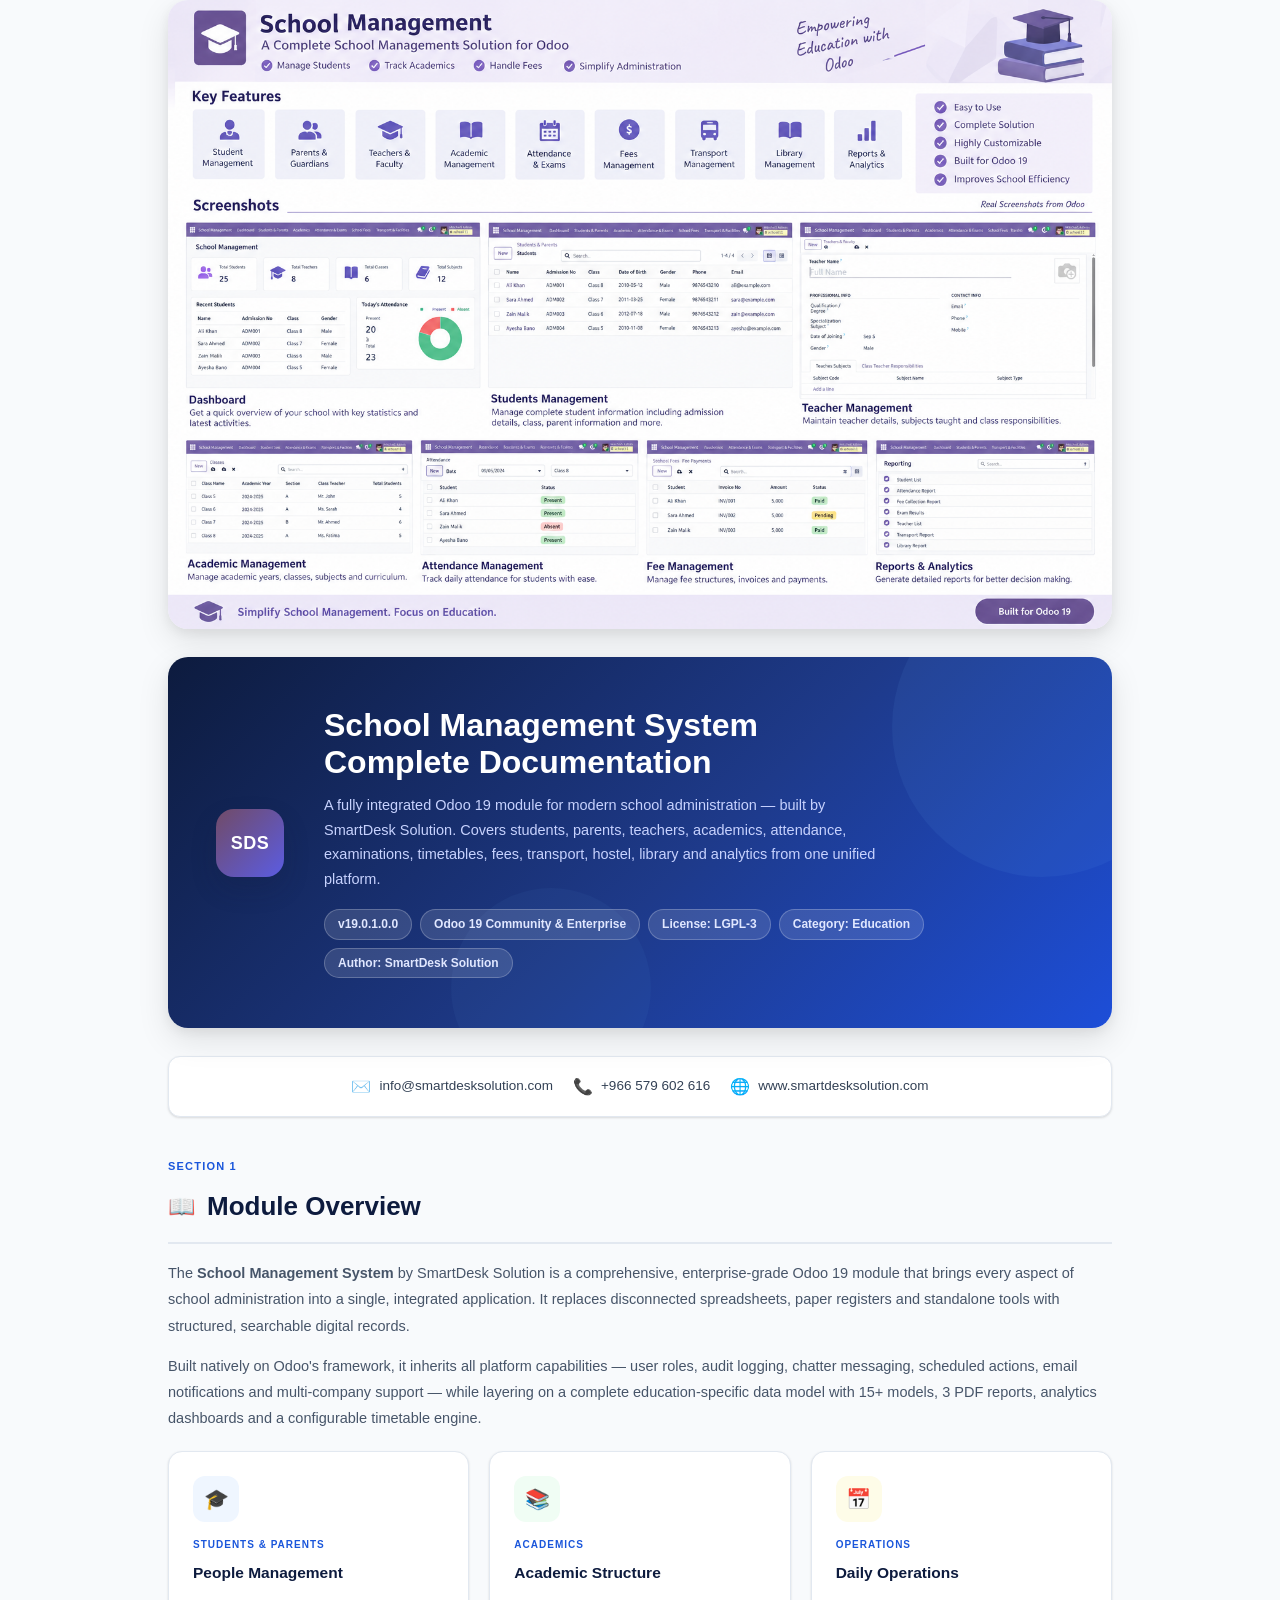
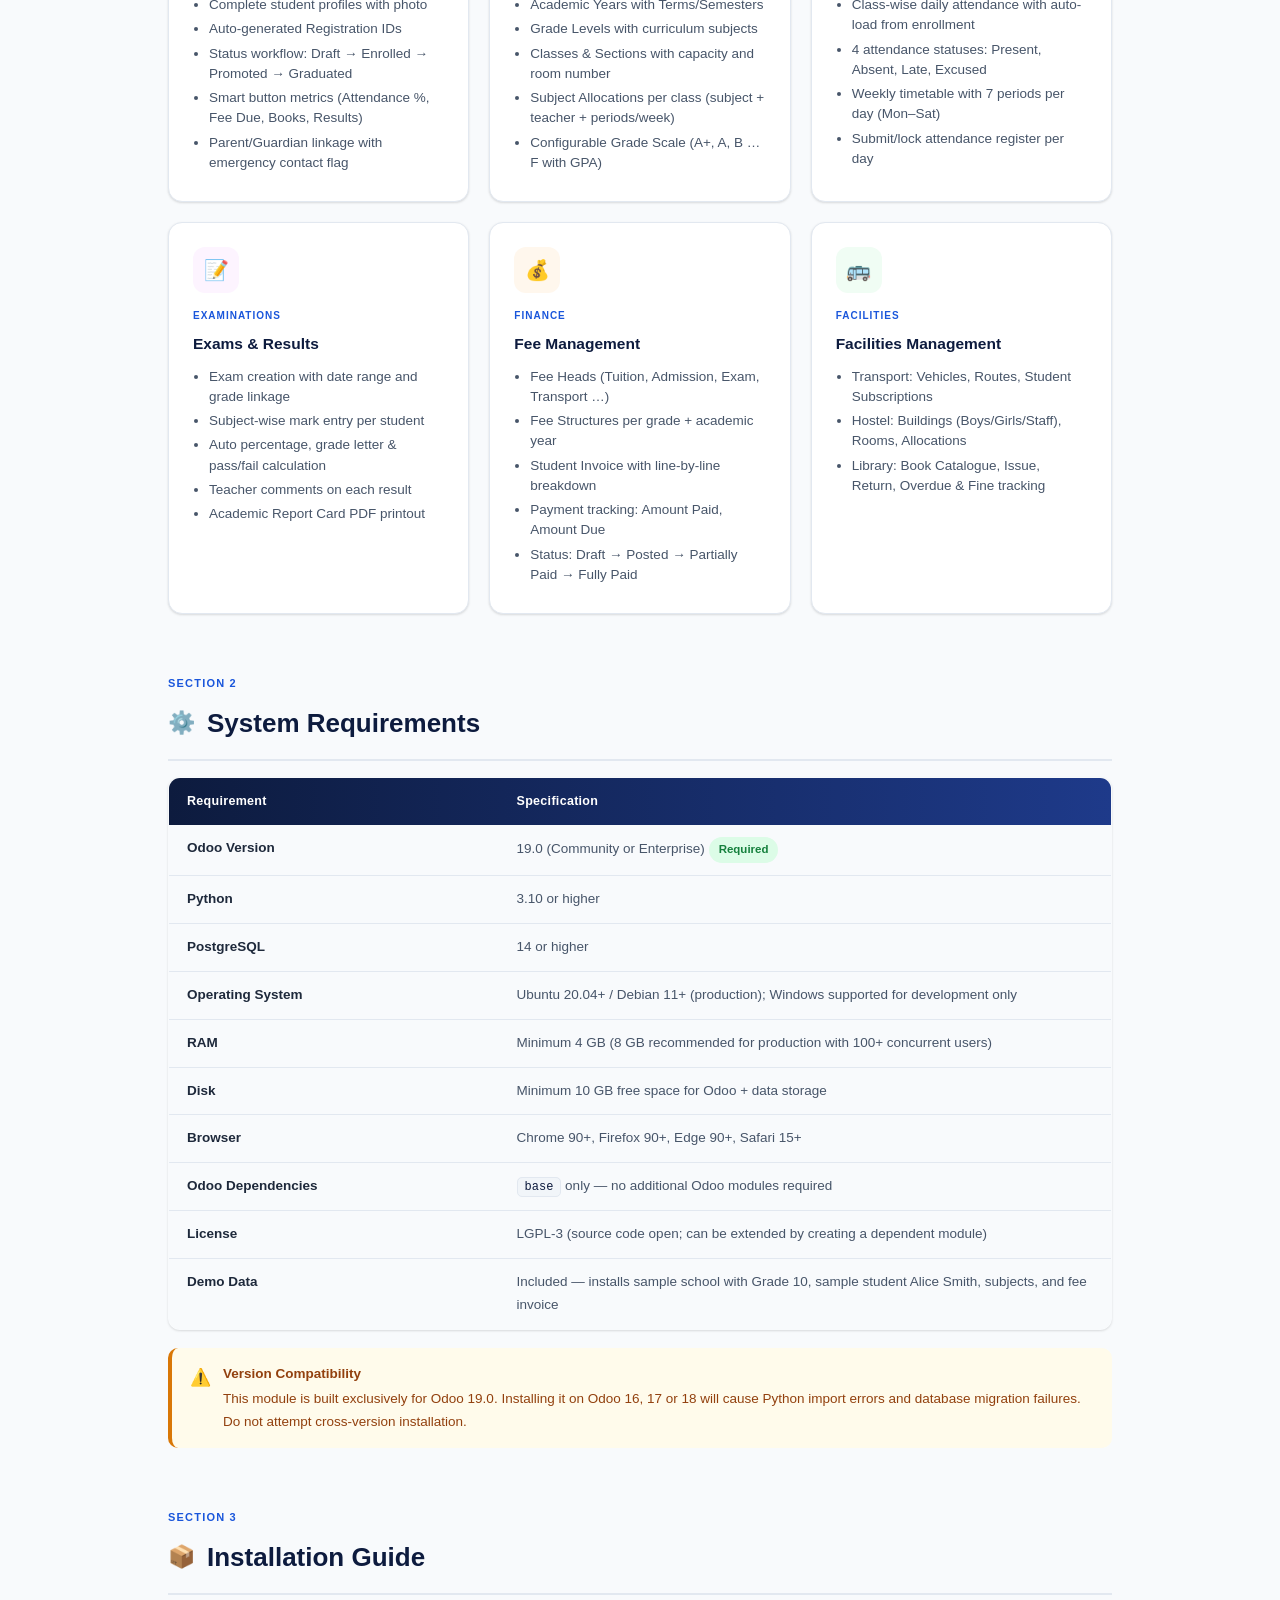
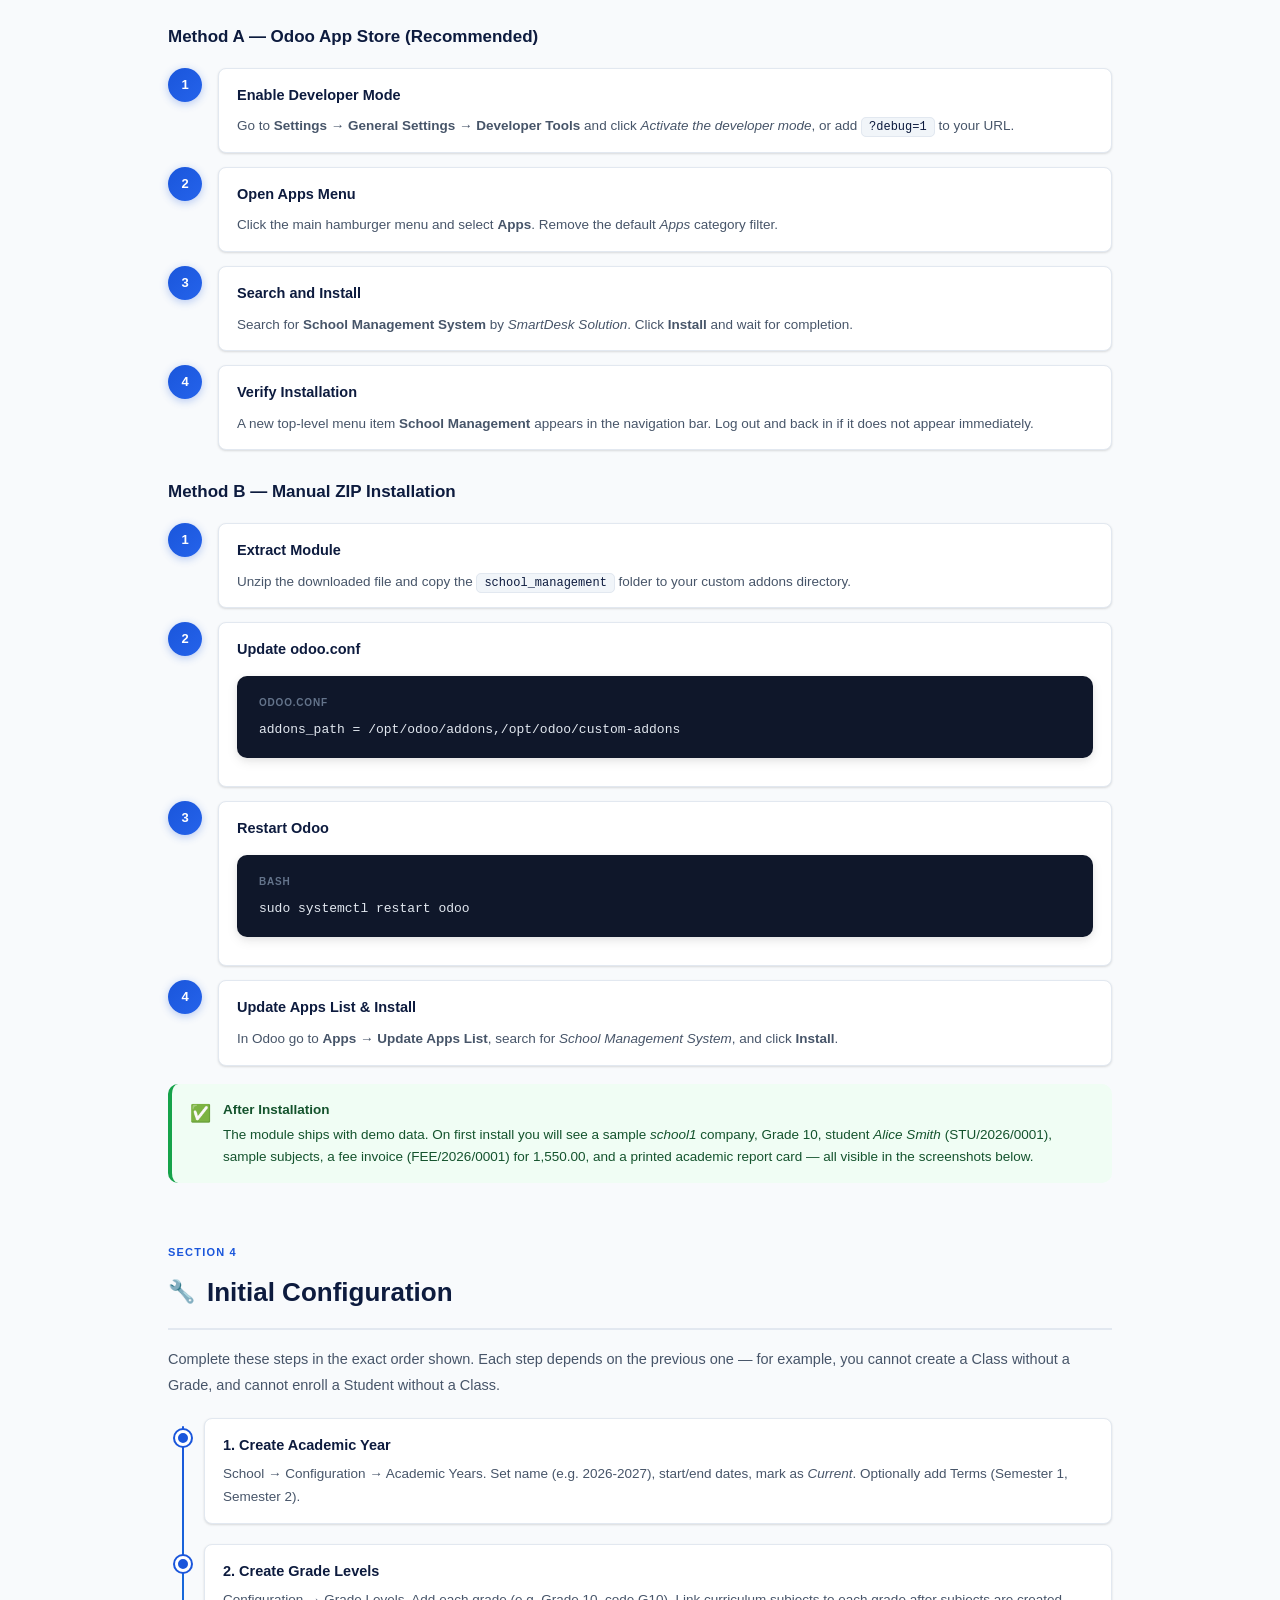
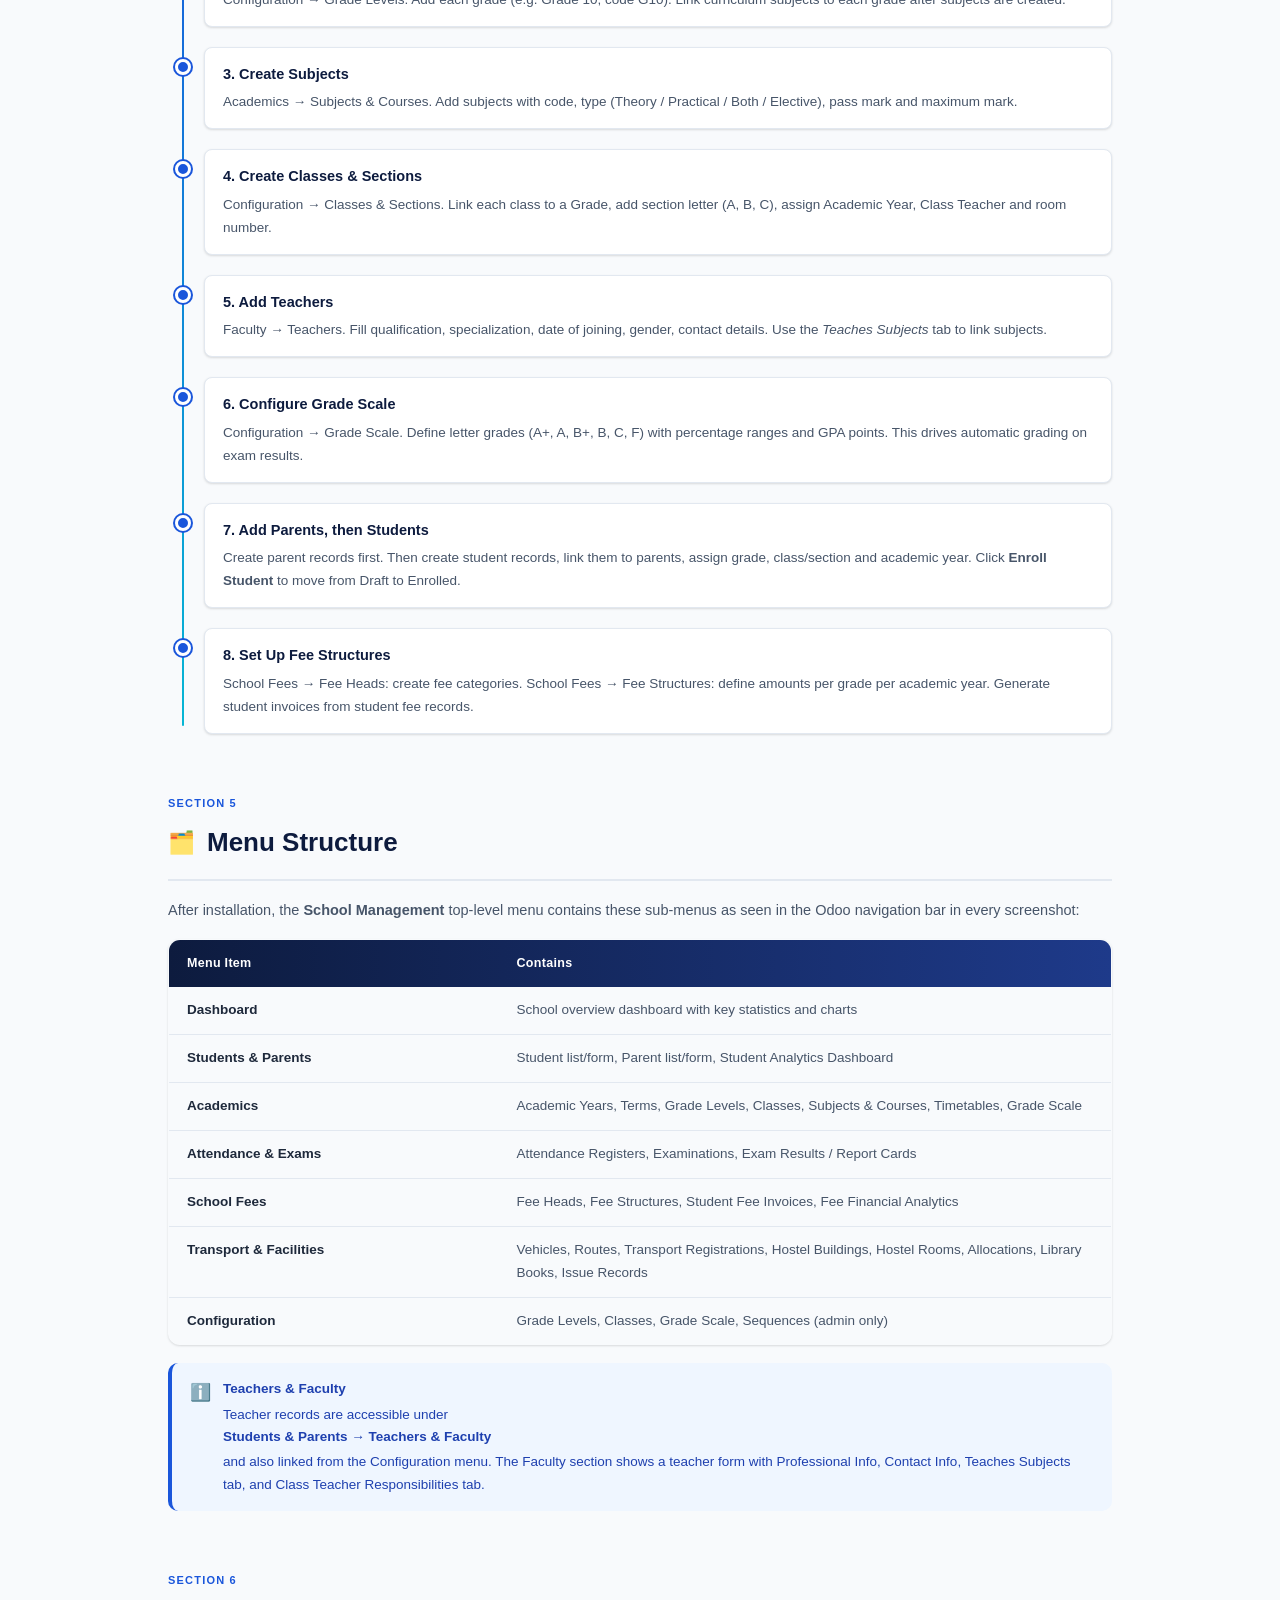
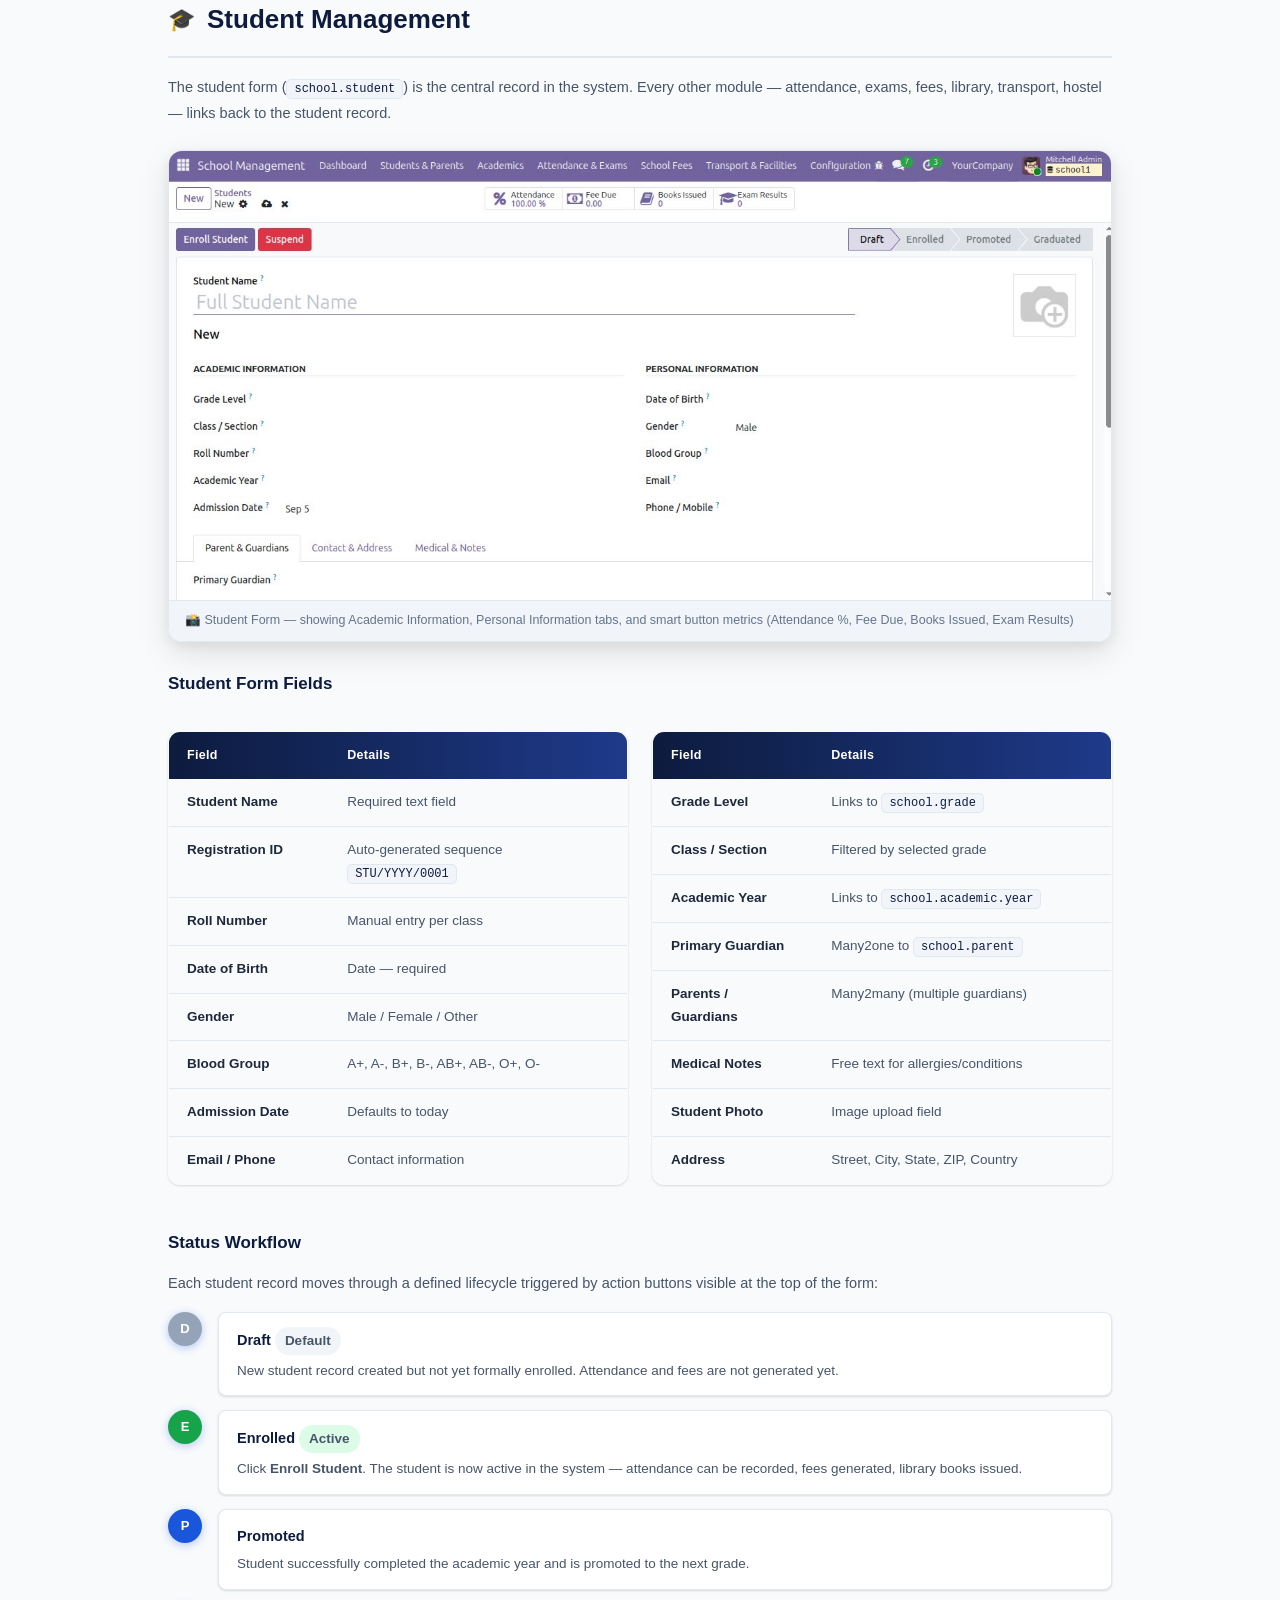
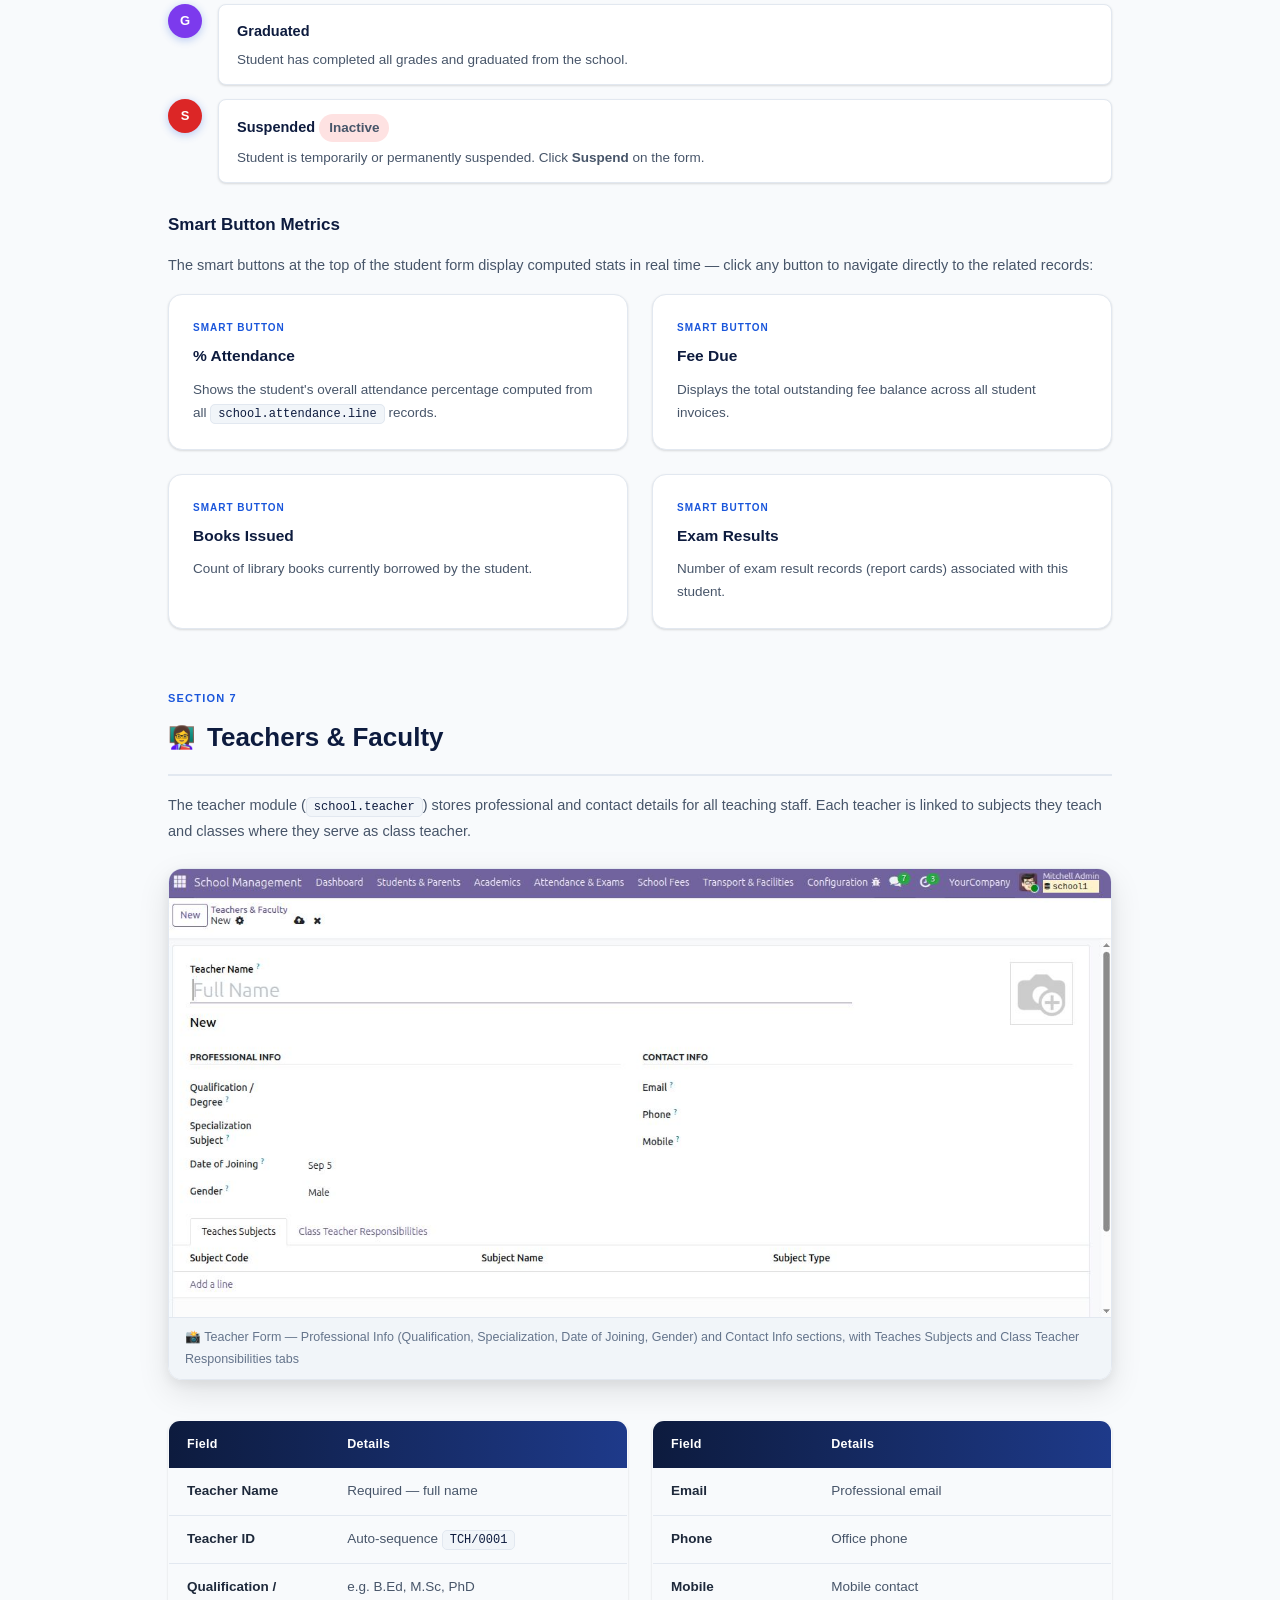
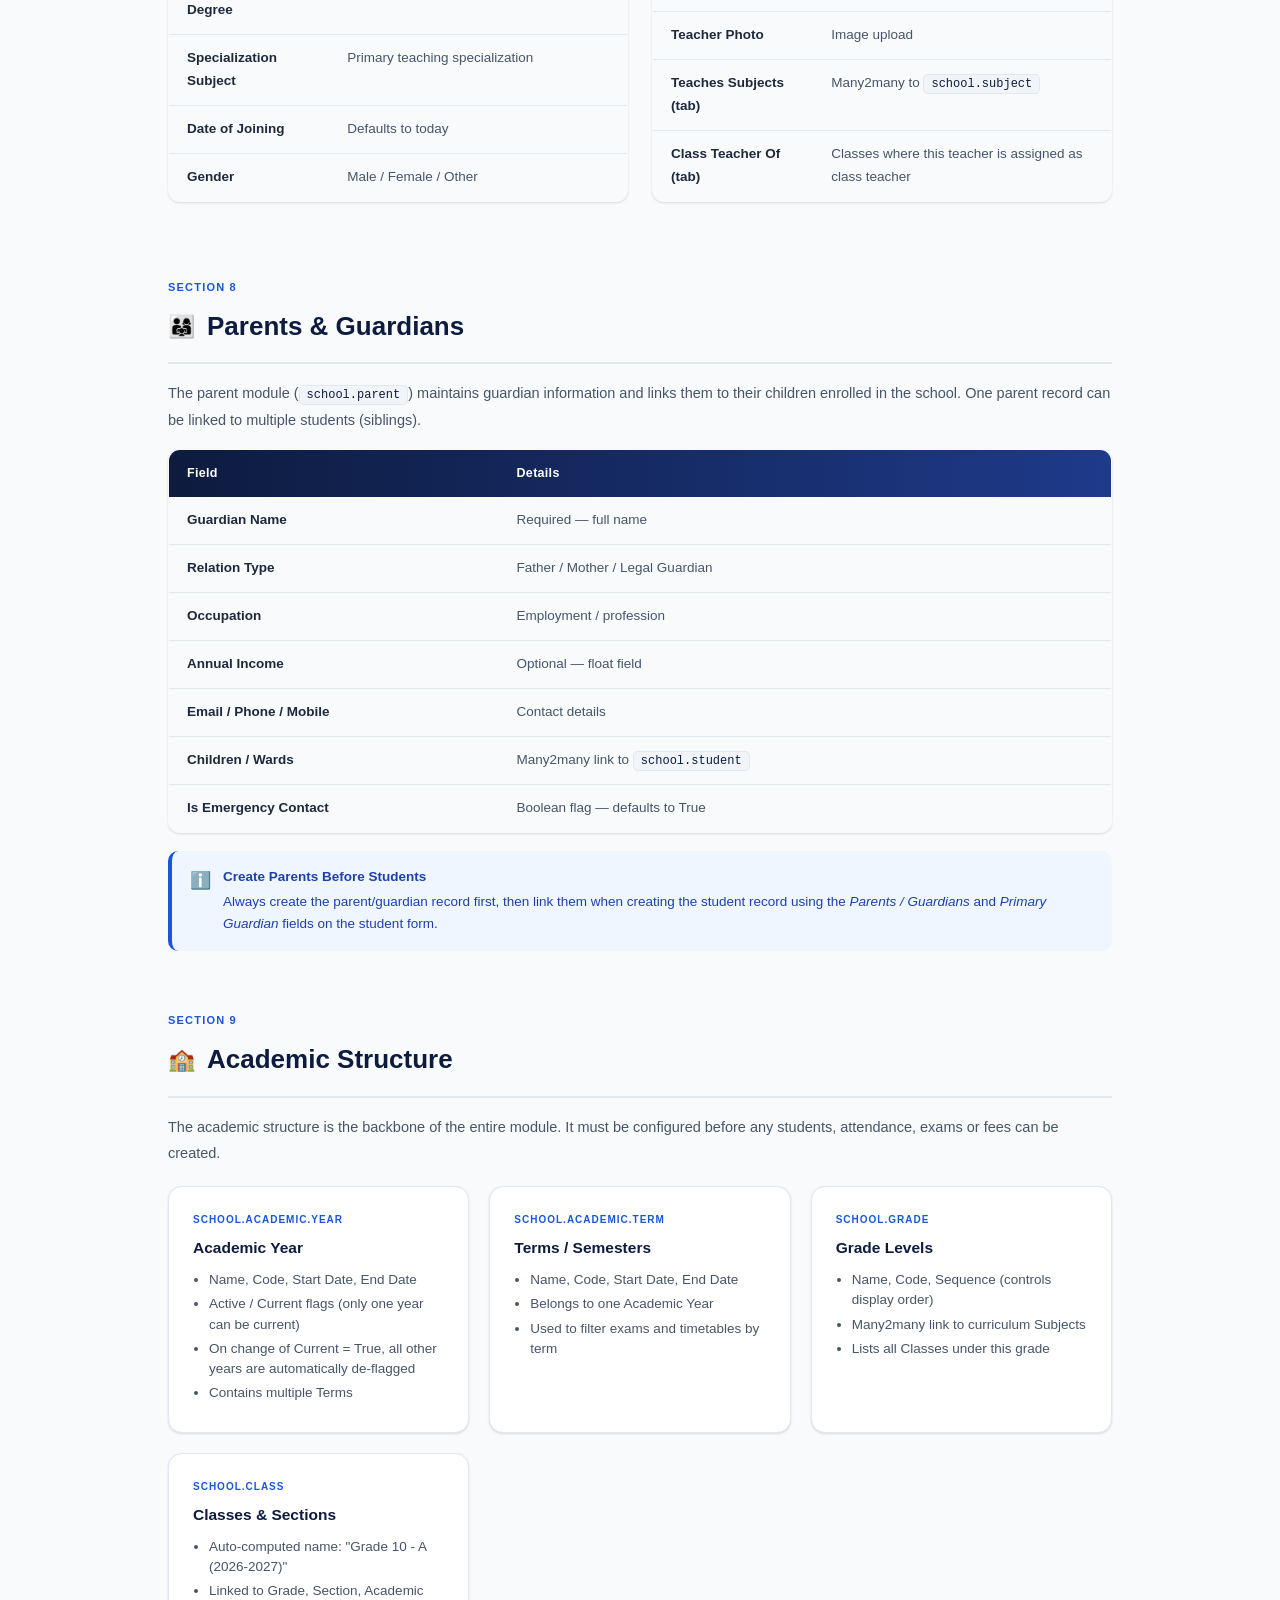
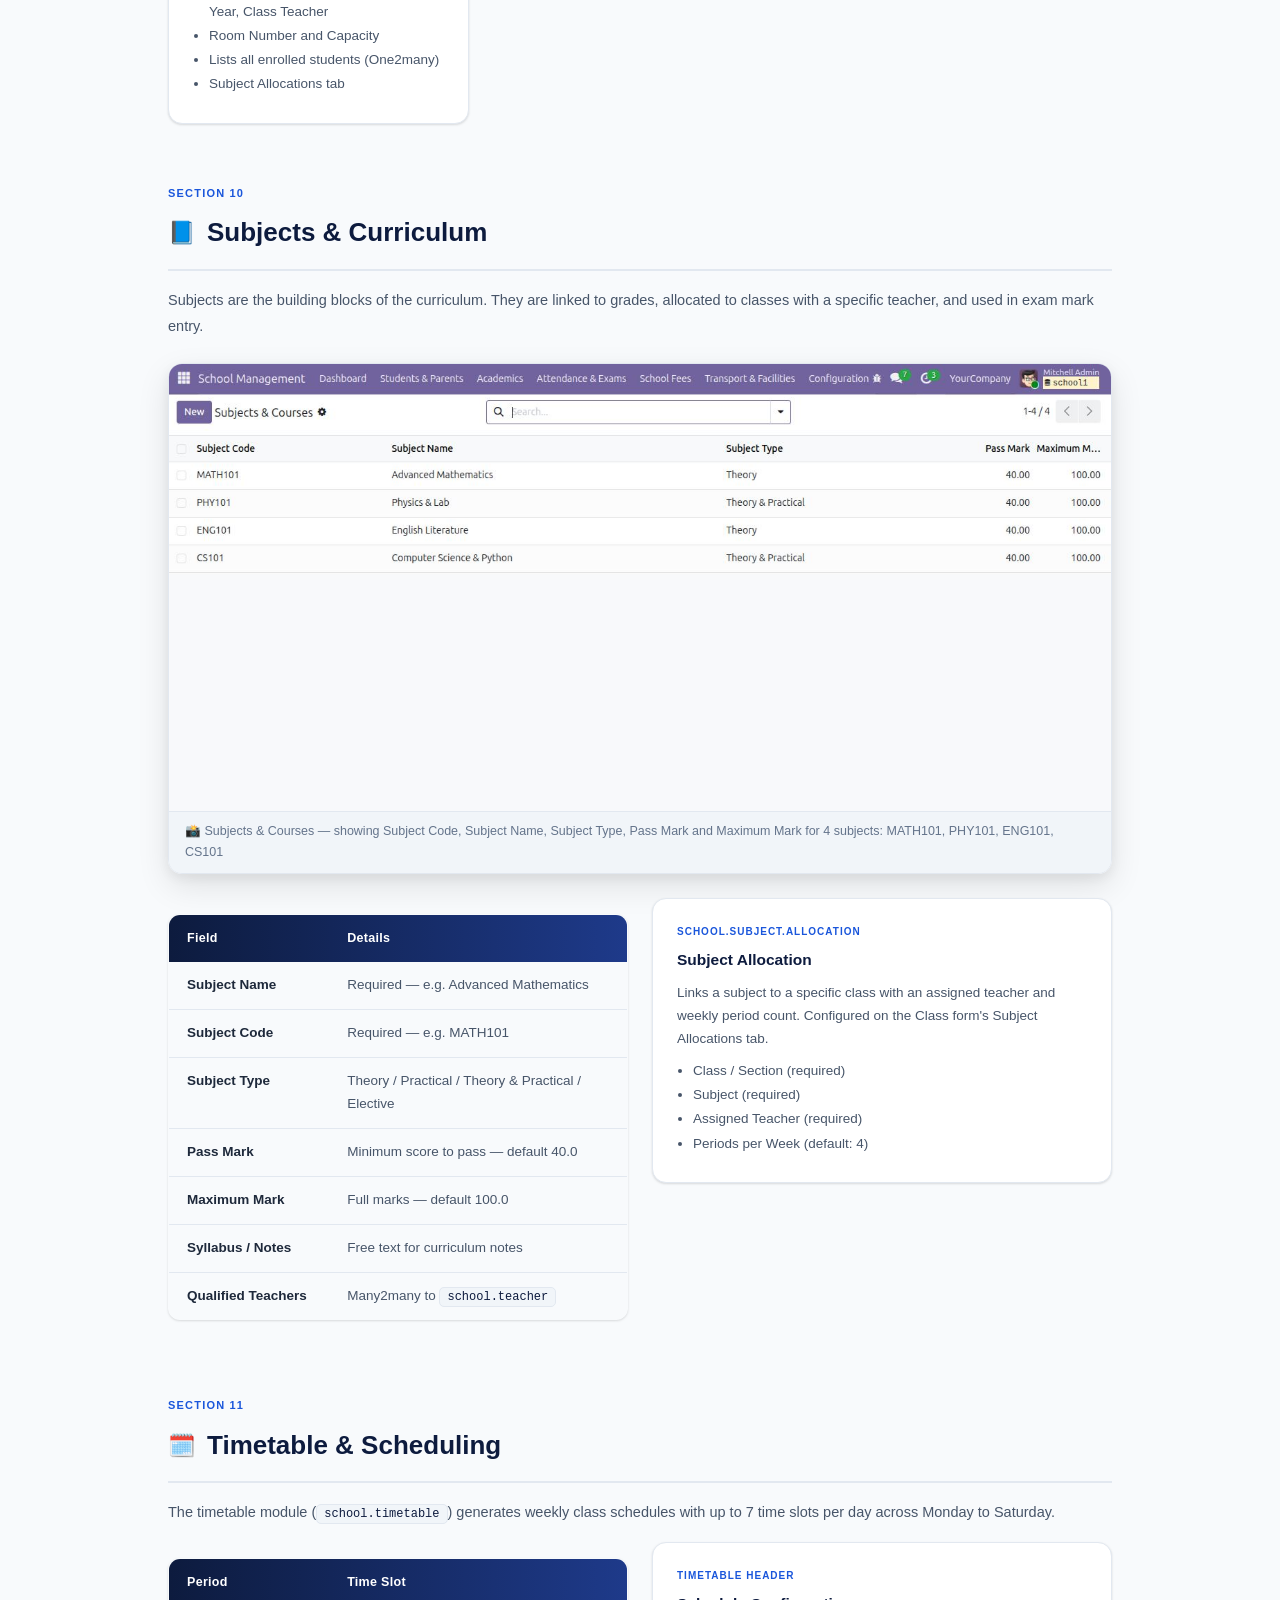
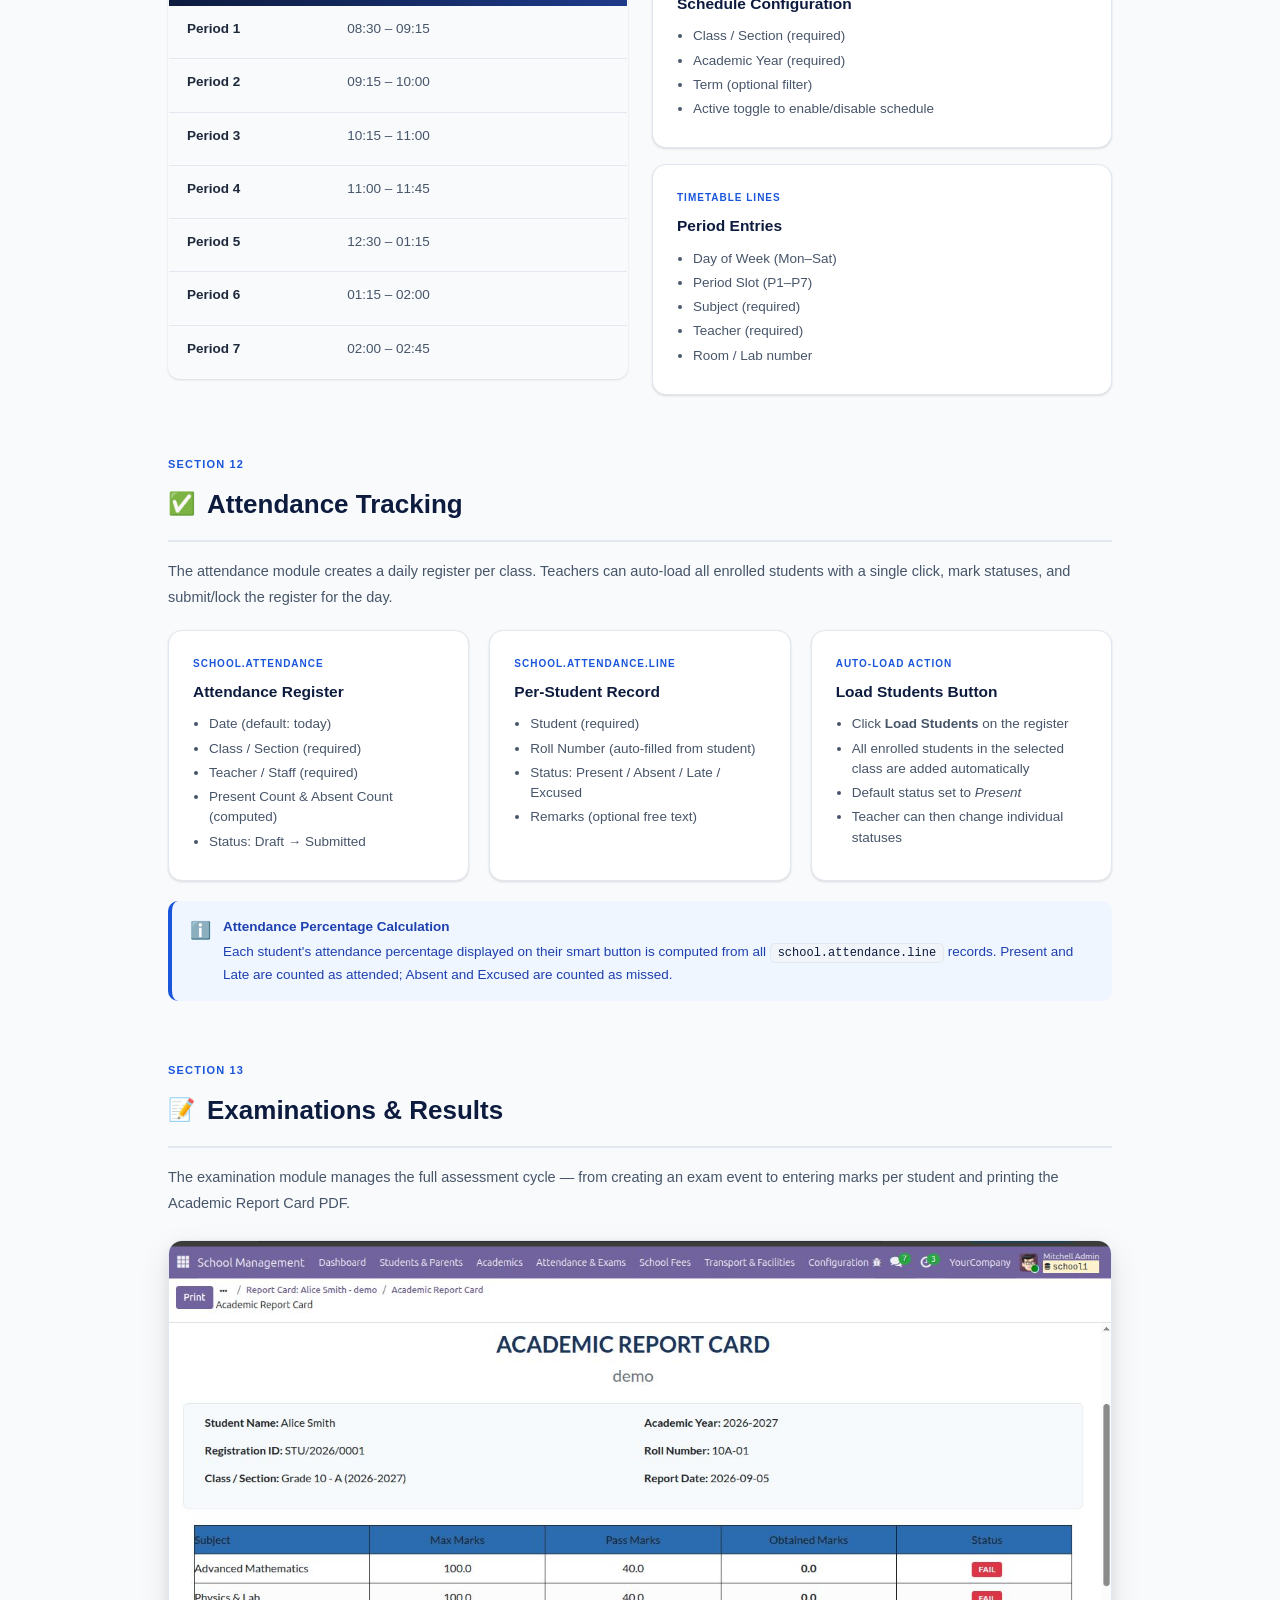
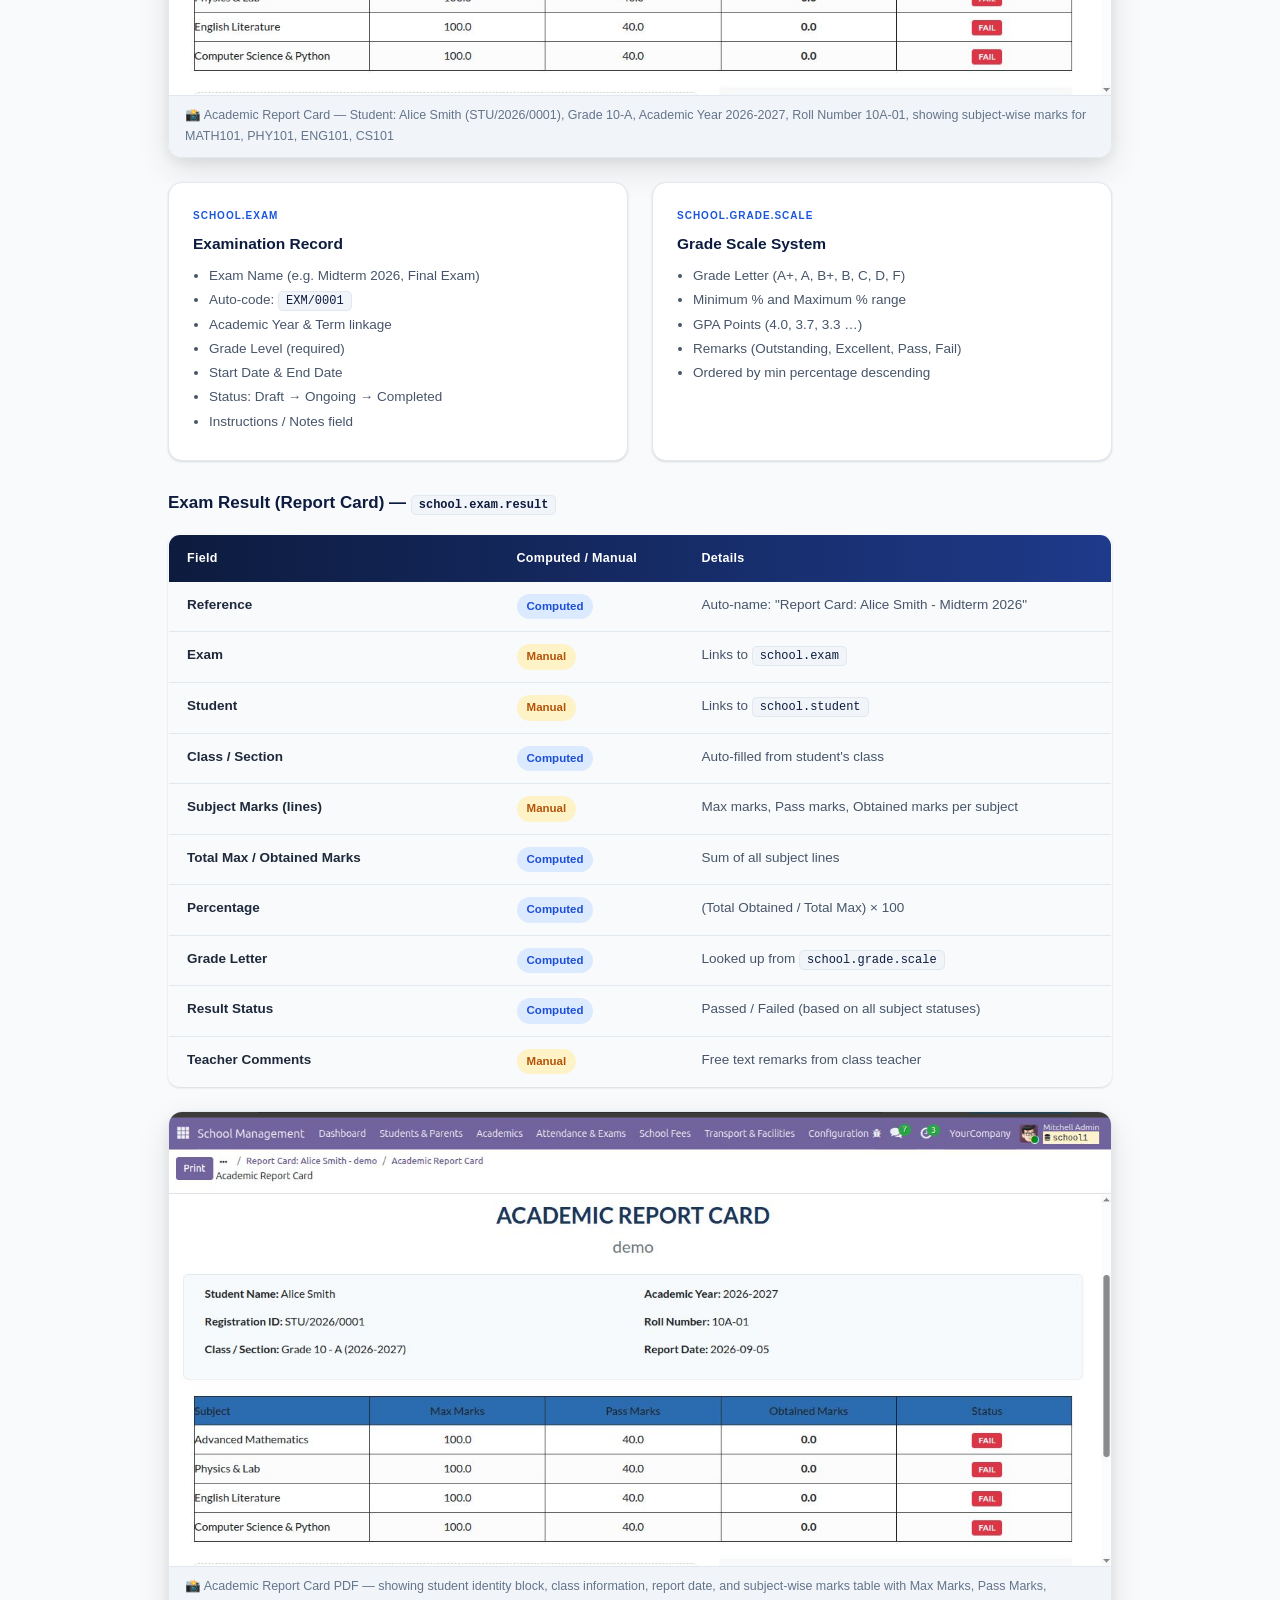
<file: static/description/index.html>
<!DOCTYPE html>
<!DOCTYPE html>

<html lang="en">

<head>
    <meta charset="utf-8" />
    <meta content="width=device-width,initial-scale=1.0" name="viewport" />
    <title>SDS School Management System | Odoo 19 Documentation</title>

    <style>
        * {
            box-sizing: border-box;
            margin: 0;
            padding: 0
        }

        :root {
            --navy: #0d1b3e;
            --blue: #1a56db;
            --blue-mid: #2563eb;
            --blue-light: #eff6ff;
            --blue-border: #bfdbfe;
            --cyan: #06b6d4;
            --purple: #714b67;
            --purple-light: #f3eef1;
            --green: #16a34a;
            --green-light: #f0fdf4;
            --amber: #d97706;
            --amber-light: #fffbeb;
            --red: #dc2626;
            --gray-50: #f8fafc;
            --gray-100: #f1f5f9;
            --gray-200: #e2e8f0;
            --gray-300: #cbd5e1;
            --gray-400: #94a3b8;
            --gray-500: #64748b;
            --gray-600: #475569;
            --gray-700: #334155;
            --gray-800: #1e293b;
            --white: #ffffff;
            --shadow-sm: 0 1px 3px rgba(0, 0, 0, .08), 0 1px 2px rgba(0, 0, 0, .06);
            --shadow-md: 0 4px 12px rgba(0, 0, 0, .08), 0 2px 6px rgba(0, 0, 0, .05);
            --shadow-lg: 0 12px 32px rgba(0, 0, 0, .10), 0 4px 12px rgba(0, 0, 0, .06);
            --radius: 14px;
            --radius-sm: 8px;
        }

        html {
            scroll-behavior: smooth
        }

        body {
            font-family: 'Inter', sans-serif;
            background: var(--gray-50);
            color: var(--gray-800);
            line-height: 1.7;
            font-size: 15px
        }

        /* ─── LAYOUT ───────────────────────── */
        .wrap {
            max-width: 1000px;
            margin: 0 auto;
            padding: 0 28px 80px
        }

        /* ─── BANNER ───────────────────────── */
        .banner-wrap {
            width: 100%;
            border-radius: 20px;
            overflow: hidden;
            box-shadow: var(--shadow-lg);
            margin-bottom: 0
        }

        .banner-wrap img {
            width: 100%;
            height: auto;
            display: block
        }

        /* ─── HEADER CARD ──────────────────── */
        .header-card {
            background: linear-gradient(135deg, var(--navy) 0%, #1e3a8a 55%, #1d4ed8 100%);
            border-radius: 20px;
            padding: 50px 48px;
            margin: 28px 0;
            display: flex;
            align-items: center;
            gap: 40px;
            flex-wrap: wrap;
            position: relative;
            overflow: hidden;
            box-shadow: var(--shadow-lg);
        }

        .header-card::before {
            content: '';
            position: absolute;
            top: -80px;
            right: -80px;
            width: 300px;
            height: 300px;
            border-radius: 50%;
            background: rgba(99, 179, 237, .08);
            pointer-events: none;
        }

        .header-card::after {
            content: '';
            position: absolute;
            bottom: -60px;
            left: 30%;
            width: 200px;
            height: 200px;
            border-radius: 50%;
            background: rgba(99, 179, 237, .05);
            pointer-events: none;
        }

        .header-logo img {
            height: 68px;
            width: auto;
            position: relative;
            z-index: 1
        }

        .header-text {
            flex: 1;
            min-width: 280px;
            position: relative;
            z-index: 1
        }

        .header-text h1 {
            font-family: 'Poppins', sans-serif;
            font-size: clamp(22px, 3.5vw, 32px);
            font-weight: 900;
            color: #fff;
            line-height: 1.15;
            margin-bottom: 12px
        }

        .header-text p {
            color: #c7d2fe;
            font-size: 14.5px;
            line-height: 1.7;
            max-width: 560px;
            margin-bottom: 18px
        }

        .meta-row {
            display: flex;
            flex-wrap: wrap;
            gap: 8px
        }

        .meta-chip {
            background: rgba(255, 255, 255, .13);
            border: 1px solid rgba(255, 255, 255, .22);
            color: #e0e7ff;
            padding: 4px 13px;
            border-radius: 20px;
            font-size: 12px;
            font-weight: 600
        }

        /* ─── CONTACT BAR ──────────────────── */
        .contact-bar {
            background: var(--white);
            border: 1px solid var(--gray-200);
            border-radius: 12px;
            padding: 16px 24px;
            display: flex;
            flex-wrap: wrap;
            align-items: center;
            justify-content: center;
            gap: 20px;
            margin-bottom: 40px;
            box-shadow: var(--shadow-sm)
        }

        .contact-item {
            display: flex;
            align-items: center;
            gap: 8px;
            font-size: 13.5px;
            color: var(--gray-700);
            font-weight: 500;
            text-decoration: none
        }

        .contact-item:hover {
            color: var(--blue)
        }

        .contact-item .ci-icon {
            font-size: 16px
        }

        /* ─── TOC ──────────────────────────── */
        .toc-card {
            background: var(--white);
            border: 1px solid var(--gray-200);
            border-radius: var(--radius);
            padding: 30px 34px;
            margin-bottom: 44px;
            box-shadow: var(--shadow-sm)
        }

        .toc-card h2 {
            font-size: 15px;
            font-weight: 700;
            color: var(--navy);
            margin-bottom: 16px;
            padding-bottom: 12px;
            border-bottom: 2px solid var(--gray-200);
            display: flex;
            align-items: center;
            gap: 8px
        }

        .toc-grid {
            display: grid;
            grid-template-columns: 1fr 1fr;
            gap: 6px 32px
        }

        .toc-grid li {
            font-size: 13.5px;
            list-style: none;
            padding: 4px 0;
            border-bottom: 1px dashed var(--gray-200)
        }

        .toc-grid li a {
            color: var(--blue);
            text-decoration: none;
            font-weight: 500;
            display: flex;
            align-items: center;
            gap: 8px
        }

        .toc-grid li a:hover {
            color: var(--navy)
        }

        .toc-num {
            display: inline-flex;
            align-items: center;
            justify-content: center;
            width: 20px;
            height: 20px;
            background: var(--blue-light);
            color: var(--blue);
            border-radius: 50%;
            font-size: 11px;
            font-weight: 700;
            flex-shrink: 0
        }

        /* ─── SECTIONS ─────────────────────── */
        .doc-section {
            margin-bottom: 60px;
            scroll-margin-top: 20px
        }

        .section-label {
            font-size: 11px;
            font-weight: 700;
            color: var(--blue);
            letter-spacing: 1.2px;
            text-transform: uppercase;
            margin-bottom: 8px
        }

        h2.sec-title {
            font-family: 'Poppins', sans-serif;
            font-size: clamp(20px, 3vw, 26px);
            font-weight: 800;
            color: var(--navy);
            margin-bottom: 16px;
            padding-bottom: 14px;
            border-bottom: 2px solid var(--gray-200);
            display: flex;
            align-items: center;
            gap: 12px
        }

        h2.sec-title .si {
            font-size: 22px
        }

        h3.sub-title {
            font-family: 'Poppins', sans-serif;
            font-size: 17px;
            font-weight: 700;
            color: var(--navy);
            margin: 28px 0 12px
        }

        p.doc-p {
            color: var(--gray-600);
            line-height: 1.8;
            margin-bottom: 14px;
            font-size: 14.5px
        }

        /* ─── SCREENSHOT ───────────────────── */
        .screenshot-wrap {
            margin: 24px 0;
            border-radius: var(--radius);
            overflow: hidden;
            box-shadow: var(--shadow-lg);
            border: 1px solid var(--gray-200)
        }

        .screenshot-wrap img {
            width: 100%;
            height: auto;
            display: block
        }

        .screenshot-cap {
            background: var(--gray-100);
            border-top: 1px solid var(--gray-200);
            padding: 9px 16px;
            font-size: 12.5px;
            color: var(--gray-500);
            font-weight: 500;
            display: flex;
            align-items: center;
            gap: 6px
        }

        /* ─── FEATURE GRID ─────────────────── */
        .feat-grid {
            display: grid;
            grid-template-columns: repeat(auto-fit, minmax(280px, 1fr));
            gap: 20px;
            margin: 20px 0
        }

        .feat-card {
            background: var(--white);
            border: 1px solid var(--gray-200);
            border-radius: var(--radius);
            padding: 24px;
            box-shadow: var(--shadow-sm);
            transition: all .22s ease
        }

        .feat-card:hover {
            box-shadow: var(--shadow-lg);
            border-color: var(--blue-border);
            transform: translateY(-2px)
        }

        .fc-icon {
            width: 46px;
            height: 46px;
            border-radius: 12px;
            display: flex;
            align-items: center;
            justify-content: center;
            font-size: 20px;
            margin-bottom: 14px
        }

        .fc-tag {
            font-size: 10px;
            font-weight: 700;
            color: var(--blue);
            letter-spacing: 1px;
            text-transform: uppercase;
            margin-bottom: 7px
        }

        .feat-card h4 {
            font-size: 15.5px;
            font-weight: 700;
            color: var(--navy);
            margin-bottom: 9px
        }

        .feat-card ul {
            padding-left: 16px;
            color: var(--gray-600);
            font-size: 13.5px
        }

        .feat-card ul li {
            margin-bottom: 4px;
            line-height: 1.5
        }

        /* ─── TWO COL ──────────────────────── */
        .two-col {
            display: grid;
            grid-template-columns: 1fr 1fr;
            gap: 24px;
            margin: 16px 0
        }

        @media(max-width:620px) {
            .two-col {
                grid-template-columns: 1fr
            }
        }

        /* ─── TABLE ────────────────────────── */
        .doc-table {
            width: 100%;
            border-collapse: collapse;
            margin: 16px 0;
            border-radius: 12px;
            overflow: hidden;
            box-shadow: var(--shadow-sm);
            border: 1px solid var(--gray-200)
        }

        .doc-table thead tr {
            background: linear-gradient(90deg, var(--navy), #1e3a8a)
        }

        .doc-table thead th {
            padding: 13px 18px;
            font-size: 12.5px;
            font-weight: 700;
            text-align: left;
            color: #fff;
            letter-spacing: .3px
        }

        .doc-table tbody tr {
            border-bottom: 1px solid var(--gray-200);
            transition: background .15s
        }

        .doc-table tbody tr:hover {
            background: var(--blue-light)
        }

        .doc-table tbody tr:last-child {
            border-bottom: none
        }

        .doc-table tbody tr:nth-child(even) {
            background: var(--gray-50)
        }

        .doc-table tbody tr:nth-child(even):hover {
            background: var(--blue-light)
        }

        .doc-table td {
            padding: 12px 18px;
            font-size: 13.5px;
            color: var(--gray-600);
            vertical-align: top
        }

        .doc-table td:first-child {
            font-weight: 600;
            color: var(--gray-800);
            width: 35%
        }

        code.inline {
            background: var(--gray-100);
            border: 1px solid var(--gray-200);
            border-radius: 5px;
            padding: 2px 7px;
            font-family: 'JetBrains Mono', monospace;
            font-size: 12px;
            color: var(--navy)
        }

        /* ─── CODE BLOCK ───────────────────── */
        .code-block {
            background: #0f172a;
            border-radius: 10px;
            padding: 18px 22px;
            margin: 14px 0;
            overflow-x: auto;
            box-shadow: var(--shadow-md)
        }

        .code-block .cb-lang {
            font-size: 10px;
            color: #64748b;
            margin-bottom: 8px;
            font-family: 'Inter', sans-serif;
            font-weight: 600;
            letter-spacing: .8px;
            text-transform: uppercase
        }

        .code-block pre {
            font-family: 'JetBrains Mono', monospace;
            font-size: 13px;
            color: #e2e8f0;
            line-height: 1.65;
            white-space: pre
        }

        /* ─── STEPS ────────────────────────── */
        .steps {
            display: flex;
            flex-direction: column;
            gap: 14px;
            margin: 16px 0
        }

        .step {
            display: flex;
            gap: 16px;
            align-items: flex-start
        }

        .step-num {
            width: 34px;
            height: 34px;
            min-width: 34px;
            border-radius: 50%;
            background: linear-gradient(135deg, var(--blue), var(--blue-mid));
            color: #fff;
            font-weight: 800;
            font-size: 13px;
            display: flex;
            align-items: center;
            justify-content: center;
            box-shadow: 0 2px 8px rgba(26, 86, 219, .3)
        }

        .step-body {
            background: var(--white);
            border: 1px solid var(--gray-200);
            border-radius: var(--radius-sm);
            padding: 14px 18px;
            flex: 1;
            box-shadow: var(--shadow-sm)
        }

        .step-body h4 {
            font-size: 14.5px;
            font-weight: 700;
            color: var(--navy);
            margin-bottom: 5px
        }

        .step-body p,
        .step-body span {
            font-size: 13.5px;
            color: var(--gray-600);
            line-height: 1.6
        }

        /* ─── CALLOUT BOXES ────────────────── */
        .callout {
            border-radius: 10px;
            padding: 15px 18px;
            margin: 18px 0;
            display: flex;
            gap: 12px;
            align-items: flex-start;
            font-size: 13.5px;
            line-height: 1.65
        }

        .callout .co-icon {
            font-size: 17px;
            flex-shrink: 0;
            margin-top: 1px
        }

        .callout-note {
            background: #eff6ff;
            border-left: 4px solid var(--blue)
        }

        .callout-note .co-text {
            color: #1e40af
        }

        .callout-warn {
            background: var(--amber-light);
            border-left: 4px solid var(--amber)
        }

        .callout-warn .co-text {
            color: #92400e
        }

        .callout-tip {
            background: var(--green-light);
            border-left: 4px solid var(--green)
        }

        .callout-tip .co-text {
            color: #14532d
        }

        .callout-danger {
            background: #fff1f2;
            border-left: 4px solid var(--red)
        }

        .callout-danger .co-text {
            color: #9f1239
        }

        .callout strong {
            display: block;
            font-weight: 700;
            margin-bottom: 3px
        }

        /* ─── BADGES ───────────────────────── */
        .badge {
            display: inline-block;
            padding: 3px 10px;
            border-radius: 20px;
            font-size: 11.5px;
            font-weight: 700
        }

        .b-green {
            background: #dcfce7;
            color: #15803d
        }

        .b-blue {
            background: #dbeafe;
            color: #1d4ed8
        }

        .b-amber {
            background: #fef3c7;
            color: #b45309
        }

        .b-red {
            background: #fee2e2;
            color: #b91c1c
        }

        .b-purple {
            background: #f3e8ff;
            color: #7e22ce
        }

        .b-gray {
            background: var(--gray-100);
            color: var(--gray-600)
        }

        /* ─── MODEL CARDS ──────────────────── */
        .model-card {
            background: var(--white);
            border: 1px solid var(--gray-200);
            border-radius: var(--radius);
            padding: 24px;
            margin-bottom: 20px;
            box-shadow: var(--shadow-sm)
        }

        .model-name {
            font-family: 'JetBrains Mono', monospace;
            font-size: 13px;
            color: var(--blue);
            font-weight: 700;
            background: var(--blue-light);
            display: inline-block;
            padding: 3px 10px;
            border-radius: 6px;
            margin-bottom: 10px
        }

        .model-card h4 {
            font-size: 16px;
            font-weight: 700;
            color: var(--navy);
            margin-bottom: 10px
        }

        .model-card p {
            font-size: 13.5px;
            color: var(--gray-600);
            margin-bottom: 10px
        }

        /* ─── WORKFLOW TIMELINE ────────────── */
        .timeline {
            position: relative;
            padding-left: 36px;
            margin: 20px 0
        }

        .timeline::before {
            content: '';
            position: absolute;
            left: 14px;
            top: 8px;
            bottom: 8px;
            width: 2px;
            background: linear-gradient(to bottom, var(--blue), var(--cyan));
            border-radius: 2px
        }

        .tl-item {
            position: relative;
            margin-bottom: 20px
        }

        .tl-dot {
            position: absolute;
            left: -29px;
            top: 12px;
            width: 16px;
            height: 16px;
            border-radius: 50%;
            background: var(--blue);
            border: 3px solid var(--white);
            box-shadow: 0 0 0 2px var(--blue);
            z-index: 1
        }

        .tl-box {
            background: var(--white);
            border: 1px solid var(--gray-200);
            border-radius: var(--radius-sm);
            padding: 14px 18px;
            box-shadow: var(--shadow-sm)
        }

        .tl-box h4 {
            font-size: 14.5px;
            font-weight: 700;
            color: var(--navy);
            margin-bottom: 5px
        }

        .tl-box p {
            font-size: 13.5px;
            color: var(--gray-600)
        }

        /* ─── CHANGELOG ────────────────────── */
        .cl-item {
            background: var(--white);
            border: 1px solid var(--gray-200);
            border-radius: var(--radius);
            padding: 22px 26px;
            margin-bottom: 16px;
            box-shadow: var(--shadow-sm)
        }

        .cl-ver {
            font-family: 'JetBrains Mono', monospace;
            font-size: 14px;
            font-weight: 700;
            color: var(--blue)
        }

        .cl-date {
            font-size: 12px;
            color: var(--gray-400);
            margin: 4px 0 12px
        }

        .cl-item ul {
            padding-left: 18px;
            font-size: 13.5px;
            color: var(--gray-600)
        }

        .cl-item ul li {
            margin-bottom: 5px
        }

        /* ─── FAQ ──────────────────────────── */
        .faq-item {
            background: var(--white);
            border: 1px solid var(--gray-200);
            border-radius: var(--radius);
            padding: 22px 26px;
            margin-bottom: 14px;
            box-shadow: var(--shadow-sm)
        }

        .faq-q {
            font-size: 15px;
            font-weight: 700;
            color: var(--navy);
            margin-bottom: 9px;
            display: flex;
            gap: 10px
        }

        .faq-q .fq-i {
            color: var(--blue);
            font-size: 17px;
            flex-shrink: 0
        }

        .faq-a {
            font-size: 13.5px;
            color: var(--gray-600);
            line-height: 1.75;
            padding-left: 27px
        }

        /* ─── SUPPORT ──────────────────────── */
        .support-wrap {
            background: linear-gradient(135deg, var(--navy) 0%, #1e3a8a 100%);
            border-radius: 20px;
            padding: 50px 44px;
            text-align: center;
            box-shadow: var(--shadow-lg)
        }

        .support-wrap img {
            height: 56px;
            margin-bottom: 22px
        }

        .support-wrap h3 {
            font-family: 'Poppins', sans-serif;
            font-size: 26px;
            font-weight: 800;
            color: #fff;
            margin-bottom: 12px
        }

        .support-wrap p {
            color: #c7d2fe;
            font-size: 14.5px;
            max-width: 500px;
            margin: 0 auto 30px
        }

        .support-btns {
            display: flex;
            flex-wrap: wrap;
            justify-content: center;
            gap: 14px
        }

        .support-btn {
            background: rgba(255, 255, 255, .12);
            border: 1px solid rgba(255, 255, 255, .25);
            color: #fff;
            padding: 13px 26px;
            border-radius: 50px;
            font-size: 14px;
            font-weight: 600;
            text-decoration: none;
            display: flex;
            align-items: center;
            gap: 9px;
            transition: all .2s
        }

        .support-btn:hover {
            background: rgba(255, 255, 255, .22);
            transform: translateY(-2px)
        }

        /* ─── FOOTER ───────────────────────── */
        .doc-footer {
            margin-top: 48px;
            padding-top: 28px;
            border-top: 2px solid var(--gray-200);
            display: flex;
            align-items: center;
            justify-content: space-between;
            flex-wrap: wrap;
            gap: 14px
        }

        .doc-footer img {
            height: 36px
        }

        .doc-footer p {
            font-size: 12.5px;
            color: var(--gray-400)
        }

        .doc-footer a {
            color: var(--blue);
            text-decoration: none
        }

        /* ─── RESPONSIVE ───────────────────── */
        @media(max-width:680px) {
            .header-card {
                padding: 30px 24px
            }

            .toc-grid {
                grid-template-columns: 1fr
            }

            .support-wrap {
                padding: 32px 20px
            }

            .doc-footer {
                justify-content: center;
                text-align: center
            }
        }

        .sds-text-brand {
            width: 68px;
            height: 68px;
            border-radius: 18px;
            display: inline-flex;
            align-items: center;
            justify-content: center;
            background: linear-gradient(135deg, #714b67, #5b5ce2);
            color: #fff;
            font-family: Arial, sans-serif;
            font-size: 18px;
            font-weight: 900;
            letter-spacing: .5px;
            box-shadow: 0 12px 26px rgba(23, 27, 58, .18);
        }

        .banner-wrap img,
        .screenshot-wrap img {
            max-width: 100%;
            height: auto;
        }
    </style>
</head>

<body>
    <div class="wrap">
        <!-- BANNER -->
        <div class="banner-wrap"><img alt="School Management System Banner" class="" src="banner.png" /></div>
        <!-- HEADER -->
        <div class="header-card">
            <div class="header-logo">
                <div class="sds-text-brand">SDS</div>
            </div>
            <div class="header-text">
                <h1>School Management System<br />Complete Documentation</h1>
                <p>A fully integrated Odoo 19 module for modern school administration — built by SmartDesk Solution.
                    Covers students, parents, teachers, academics, attendance, examinations, timetables, fees,
                    transport, hostel, library and analytics from one unified platform.</p>
                <div class="meta-row">
                    <span class="meta-chip">v19.0.1.0.0</span>
                    <span class="meta-chip">Odoo 19 Community &amp; Enterprise</span>
                    <span class="meta-chip">License: LGPL-3</span>
                    <span class="meta-chip">Category: Education</span>
                    <span class="meta-chip">Author: SmartDesk Solution</span>
                </div>
            </div>
        </div>
        <!-- CONTACT BAR -->
        <div class="contact-bar">
            <a class="contact-item" href="mailto:info@smartdesksolution.com"><span class="ci-icon">✉️</span>
                info@smartdesksolution.com</a>
            <a class="contact-item" href="tel:+966579602616"><span class="ci-icon">📞</span> +966 579 602 616</a>
            <a class="contact-item" href="https://www.smartdesksolution.com" target="_blank"><span
                    class="ci-icon">🌐</span> www.smartdesksolution.com</a>
        </div>

        <!-- ===================== 1. OVERVIEW ===================== -->
        <div class="doc-section" id="s-overview">
            <div class="section-label">Section 1</div>
            <h2 class="sec-title"><span class="si">📖</span> Module Overview</h2>
            <p class="doc-p">The <strong>School Management System</strong> by SmartDesk Solution is a comprehensive,
                enterprise-grade Odoo 19 module that brings every aspect of school administration into a single,
                integrated application. It replaces disconnected spreadsheets, paper registers and standalone tools with
                structured, searchable digital records.</p>
            <p class="doc-p">Built natively on Odoo's framework, it inherits all platform capabilities — user roles,
                audit logging, chatter messaging, scheduled actions, email notifications and multi-company support —
                while layering on a complete education-specific data model with 15+ models, 3 PDF reports, analytics
                dashboards and a configurable timetable engine.</p>
            <div class="feat-grid">
                <div class="feat-card">
                    <div class="fc-icon" style="background:#eff6ff">🎓</div>
                    <div class="fc-tag">Students &amp; Parents</div>
                    <h4>People Management</h4>
                    <ul>
                        <li>Complete student profiles with photo</li>
                        <li>Auto-generated Registration IDs</li>
                        <li>Status workflow: Draft → Enrolled → Promoted → Graduated</li>
                        <li>Smart button metrics (Attendance %, Fee Due, Books, Results)</li>
                        <li>Parent/Guardian linkage with emergency contact flag</li>
                    </ul>
                </div>
                <div class="feat-card">
                    <div class="fc-icon" style="background:#f0fdf4">📚</div>
                    <div class="fc-tag">Academics</div>
                    <h4>Academic Structure</h4>
                    <ul>
                        <li>Academic Years with Terms/Semesters</li>
                        <li>Grade Levels with curriculum subjects</li>
                        <li>Classes &amp; Sections with capacity and room number</li>
                        <li>Subject Allocations per class (subject + teacher + periods/week)</li>
                        <li>Configurable Grade Scale (A+, A, B … F with GPA)</li>
                    </ul>
                </div>
                <div class="feat-card">
                    <div class="fc-icon" style="background:#fefce8">📅</div>
                    <div class="fc-tag">Operations</div>
                    <h4>Daily Operations</h4>
                    <ul>
                        <li>Class-wise daily attendance with auto-load from enrollment</li>
                        <li>4 attendance statuses: Present, Absent, Late, Excused</li>
                        <li>Weekly timetable with 7 periods per day (Mon–Sat)</li>
                        <li>Submit/lock attendance register per day</li>
                    </ul>
                </div>
                <div class="feat-card">
                    <div class="fc-icon" style="background:#fdf4ff">📝</div>
                    <div class="fc-tag">Examinations</div>
                    <h4>Exams &amp; Results</h4>
                    <ul>
                        <li>Exam creation with date range and grade linkage</li>
                        <li>Subject-wise mark entry per student</li>
                        <li>Auto percentage, grade letter &amp; pass/fail calculation</li>
                        <li>Teacher comments on each result</li>
                        <li>Academic Report Card PDF printout</li>
                    </ul>
                </div>
                <div class="feat-card">
                    <div class="fc-icon" style="background:#fff7ed">💰</div>
                    <div class="fc-tag">Finance</div>
                    <h4>Fee Management</h4>
                    <ul>
                        <li>Fee Heads (Tuition, Admission, Exam, Transport …)</li>
                        <li>Fee Structures per grade + academic year</li>
                        <li>Student Invoice with line-by-line breakdown</li>
                        <li>Payment tracking: Amount Paid, Amount Due</li>
                        <li>Status: Draft → Posted → Partially Paid → Fully Paid</li>
                    </ul>
                </div>
                <div class="feat-card">
                    <div class="fc-icon" style="background:#f0fdf4">🚌</div>
                    <div class="fc-tag">Facilities</div>
                    <h4>Facilities Management</h4>
                    <ul>
                        <li>Transport: Vehicles, Routes, Student Subscriptions</li>
                        <li>Hostel: Buildings (Boys/Girls/Staff), Rooms, Allocations</li>
                        <li>Library: Book Catalogue, Issue, Return, Overdue &amp; Fine tracking</li>
                    </ul>
                </div>
            </div>
        </div>
        <!-- ===================== 2. REQUIREMENTS ===================== -->
        <div class="doc-section" id="s-requirements">
            <div class="section-label">Section 2</div>
            <h2 class="sec-title"><span class="si">⚙️</span> System Requirements</h2>
            <table class="doc-table">
                <thead>
                    <tr>
                        <th>Requirement</th>
                        <th>Specification</th>
                    </tr>
                </thead>
                <tbody>
                    <tr>
                        <td>Odoo Version</td>
                        <td>19.0 (Community or Enterprise) <span class="badge b-green">Required</span></td>
                    </tr>
                    <tr>
                        <td>Python</td>
                        <td>3.10 or higher</td>
                    </tr>
                    <tr>
                        <td>PostgreSQL</td>
                        <td>14 or higher</td>
                    </tr>
                    <tr>
                        <td>Operating System</td>
                        <td>Ubuntu 20.04+ / Debian 11+ (production); Windows supported for development only</td>
                    </tr>
                    <tr>
                        <td>RAM</td>
                        <td>Minimum 4 GB (8 GB recommended for production with 100+ concurrent users)</td>
                    </tr>
                    <tr>
                        <td>Disk</td>
                        <td>Minimum 10 GB free space for Odoo + data storage</td>
                    </tr>
                    <tr>
                        <td>Browser</td>
                        <td>Chrome 90+, Firefox 90+, Edge 90+, Safari 15+</td>
                    </tr>
                    <tr>
                        <td>Odoo Dependencies</td>
                        <td><code class="inline">base</code> only — no additional Odoo modules required</td>
                    </tr>
                    <tr>
                        <td>License</td>
                        <td>LGPL-3 (source code open; can be extended by creating a dependent module)</td>
                    </tr>
                    <tr>
                        <td>Demo Data</td>
                        <td>Included — installs sample school with Grade 10, sample student Alice Smith, subjects, and
                            fee invoice</td>
                    </tr>
                </tbody>
            </table>
            <div class="callout callout-warn">
                <div class="co-icon">⚠️</div>
                <div class="co-text"><strong>Version Compatibility</strong>This module is built exclusively for Odoo
                    19.0. Installing it on Odoo 16, 17 or 18 will cause Python import errors and database migration
                    failures. Do not attempt cross-version installation.</div>
            </div>
        </div>
        <!-- ===================== 3. INSTALLATION ===================== -->
        <div class="doc-section" id="s-install">
            <div class="section-label">Section 3</div>
            <h2 class="sec-title"><span class="si">📦</span> Installation Guide</h2>
            <h3 class="sub-title">Method A — Odoo App Store (Recommended)</h3>
            <div class="steps">
                <div class="step">
                    <div class="step-num">1</div>
                    <div class="step-body">
                        <h4>Enable Developer Mode</h4><span>Go to <strong>Settings → General Settings → Developer
                                Tools</strong> and click <em>Activate the developer mode</em>, or add <code
                                class="inline">?debug=1</code> to your URL.</span>
                    </div>
                </div>
                <div class="step">
                    <div class="step-num">2</div>
                    <div class="step-body">
                        <h4>Open Apps Menu</h4><span>Click the main hamburger menu and select <strong>Apps</strong>.
                            Remove the default <em>Apps</em> category filter.</span>
                    </div>
                </div>
                <div class="step">
                    <div class="step-num">3</div>
                    <div class="step-body">
                        <h4>Search and Install</h4><span>Search for <strong>School Management System</strong> by
                            <em>SmartDesk Solution</em>. Click <strong>Install</strong> and wait for completion.</span>
                    </div>
                </div>
                <div class="step">
                    <div class="step-num">4</div>
                    <div class="step-body">
                        <h4>Verify Installation</h4><span>A new top-level menu item <strong>School Management</strong>
                            appears in the navigation bar. Log out and back in if it does not appear immediately.</span>
                    </div>
                </div>
            </div>
            <h3 class="sub-title">Method B — Manual ZIP Installation</h3>
            <div class="steps">
                <div class="step">
                    <div class="step-num">1</div>
                    <div class="step-body">
                        <h4>Extract Module</h4><span>Unzip the downloaded file and copy the <code
                                class="inline">school_management</code> folder to your custom addons directory.</span>
                    </div>
                </div>
                <div class="step">
                    <div class="step-num">2</div>
                    <div class="step-body">
                        <h4>Update odoo.conf</h4>
                        <div class="code-block">
                            <div class="cb-lang">odoo.conf</div>
                            <pre>addons_path = /opt/odoo/addons,/opt/odoo/custom-addons</pre>
                        </div>
                    </div>
                </div>
                <div class="step">
                    <div class="step-num">3</div>
                    <div class="step-body">
                        <h4>Restart Odoo</h4>
                        <div class="code-block">
                            <div class="cb-lang">bash</div>
                            <pre>sudo systemctl restart odoo</pre>
                        </div>
                    </div>
                </div>
                <div class="step">
                    <div class="step-num">4</div>
                    <div class="step-body">
                        <h4>Update Apps List &amp; Install</h4><span>In Odoo go to <strong>Apps → Update Apps
                                List</strong>, search for <em>School Management System</em>, and click
                            <strong>Install</strong>.</span>
                    </div>
                </div>
            </div>
            <div class="callout callout-tip">
                <div class="co-icon">✅</div>
                <div class="co-text"><strong>After Installation</strong>The module ships with demo data. On first
                    install you will see a sample <em>school1</em> company, Grade 10, student <em>Alice Smith</em>
                    (STU/2026/0001), sample subjects, a fee invoice (FEE/2026/0001) for 1,550.00, and a printed academic
                    report card — all visible in the screenshots below.</div>
            </div>
        </div>
        <!-- ===================== 4. CONFIGURATION ===================== -->
        <div class="doc-section" id="s-config">
            <div class="section-label">Section 4</div>
            <h2 class="sec-title"><span class="si">🔧</span> Initial Configuration</h2>
            <p class="doc-p">Complete these steps in the exact order shown. Each step depends on the previous one — for
                example, you cannot create a Class without a Grade, and cannot enroll a Student without a Class.</p>
            <div class="timeline">
                <div class="tl-item">
                    <div class="tl-dot"></div>
                    <div class="tl-box">
                        <h4>1. Create Academic Year</h4>
                        <p>School → Configuration → Academic Years. Set name (e.g. 2026-2027), start/end dates, mark as
                            <em>Current</em>. Optionally add Terms (Semester 1, Semester 2).
                        </p>
                    </div>
                </div>
                <div class="tl-item">
                    <div class="tl-dot"></div>
                    <div class="tl-box">
                        <h4>2. Create Grade Levels</h4>
                        <p>Configuration → Grade Levels. Add each grade (e.g. Grade 10, code G10). Link curriculum
                            subjects to each grade after subjects are created.</p>
                    </div>
                </div>
                <div class="tl-item">
                    <div class="tl-dot"></div>
                    <div class="tl-box">
                        <h4>3. Create Subjects</h4>
                        <p>Academics → Subjects &amp; Courses. Add subjects with code, type (Theory / Practical / Both /
                            Elective), pass mark and maximum mark.</p>
                    </div>
                </div>
                <div class="tl-item">
                    <div class="tl-dot"></div>
                    <div class="tl-box">
                        <h4>4. Create Classes &amp; Sections</h4>
                        <p>Configuration → Classes &amp; Sections. Link each class to a Grade, add section letter (A, B,
                            C), assign Academic Year, Class Teacher and room number.</p>
                    </div>
                </div>
                <div class="tl-item">
                    <div class="tl-dot"></div>
                    <div class="tl-box">
                        <h4>5. Add Teachers</h4>
                        <p>Faculty → Teachers. Fill qualification, specialization, date of joining, gender, contact
                            details. Use the <em>Teaches Subjects</em> tab to link subjects.</p>
                    </div>
                </div>
                <div class="tl-item">
                    <div class="tl-dot"></div>
                    <div class="tl-box">
                        <h4>6. Configure Grade Scale</h4>
                        <p>Configuration → Grade Scale. Define letter grades (A+, A, B+, B, C, F) with percentage ranges
                            and GPA points. This drives automatic grading on exam results.</p>
                    </div>
                </div>
                <div class="tl-item">
                    <div class="tl-dot"></div>
                    <div class="tl-box">
                        <h4>7. Add Parents, then Students</h4>
                        <p>Create parent records first. Then create student records, link them to parents, assign grade,
                            class/section and academic year. Click <strong>Enroll Student</strong> to move from Draft to
                            Enrolled.</p>
                    </div>
                </div>
                <div class="tl-item">
                    <div class="tl-dot"></div>
                    <div class="tl-box">
                        <h4>8. Set Up Fee Structures</h4>
                        <p>School Fees → Fee Heads: create fee categories. School Fees → Fee Structures: define amounts
                            per grade per academic year. Generate student invoices from student fee records.</p>
                    </div>
                </div>
            </div>
        </div>
        <!-- ===================== 5. MENU ===================== -->
        <div class="doc-section" id="s-menu">
            <div class="section-label">Section 5</div>
            <h2 class="sec-title"><span class="si">🗂️</span> Menu Structure</h2>
            <p class="doc-p">After installation, the <strong>School Management</strong> top-level menu contains these
                sub-menus as seen in the Odoo navigation bar in every screenshot:</p>
            <table class="doc-table">
                <thead>
                    <tr>
                        <th>Menu Item</th>
                        <th>Contains</th>
                    </tr>
                </thead>
                <tbody>
                    <tr>
                        <td>Dashboard</td>
                        <td>School overview dashboard with key statistics and charts</td>
                    </tr>
                    <tr>
                        <td>Students &amp; Parents</td>
                        <td>Student list/form, Parent list/form, Student Analytics Dashboard</td>
                    </tr>
                    <tr>
                        <td>Academics</td>
                        <td>Academic Years, Terms, Grade Levels, Classes, Subjects &amp; Courses, Timetables, Grade
                            Scale</td>
                    </tr>
                    <tr>
                        <td>Attendance &amp; Exams</td>
                        <td>Attendance Registers, Examinations, Exam Results / Report Cards</td>
                    </tr>
                    <tr>
                        <td>School Fees</td>
                        <td>Fee Heads, Fee Structures, Student Fee Invoices, Fee Financial Analytics</td>
                    </tr>
                    <tr>
                        <td>Transport &amp; Facilities</td>
                        <td>Vehicles, Routes, Transport Registrations, Hostel Buildings, Hostel Rooms, Allocations,
                            Library Books, Issue Records</td>
                    </tr>
                    <tr>
                        <td>Configuration</td>
                        <td>Grade Levels, Classes, Grade Scale, Sequences (admin only)</td>
                    </tr>
                </tbody>
            </table>
            <div class="callout callout-note">
                <div class="co-icon">ℹ️</div>
                <div class="co-text"><strong>Teachers &amp; Faculty</strong>Teacher records are accessible under
                    <strong>Students &amp; Parents → Teachers &amp; Faculty</strong> and also linked from the
                    Configuration menu. The Faculty section shows a teacher form with Professional Info, Contact Info,
                    Teaches Subjects tab, and Class Teacher Responsibilities tab.
                </div>
            </div>
        </div>
        <!-- ===================== 6. STUDENT ===================== -->
        <div class="doc-section" id="s-student">
            <div class="section-label">Section 6</div>
            <h2 class="sec-title"><span class="si">🎓</span> Student Management</h2>
            <p class="doc-p">The student form (<code class="inline">school.student</code>) is the central record in the
                system. Every other module — attendance, exams, fees, library, transport, hostel — links back to the
                student record.</p>
            <div class="screenshot-wrap">
                <img alt="Student Management Form" class="" src="images/student_form.png" />
                <div class="screenshot-cap">📸 Student Form — showing Academic Information, Personal Information tabs,
                    and smart button metrics (Attendance %, Fee Due, Books Issued, Exam Results)</div>
            </div>
            <h3 class="sub-title">Student Form Fields</h3>
            <div class="two-col">
                <table class="doc-table">
                    <thead>
                        <tr>
                            <th>Field</th>
                            <th>Details</th>
                        </tr>
                    </thead>
                    <tbody>
                        <tr>
                            <td>Student Name</td>
                            <td>Required text field</td>
                        </tr>
                        <tr>
                            <td>Registration ID</td>
                            <td>Auto-generated sequence <code class="inline">STU/YYYY/0001</code></td>
                        </tr>
                        <tr>
                            <td>Roll Number</td>
                            <td>Manual entry per class</td>
                        </tr>
                        <tr>
                            <td>Date of Birth</td>
                            <td>Date — required</td>
                        </tr>
                        <tr>
                            <td>Gender</td>
                            <td>Male / Female / Other</td>
                        </tr>
                        <tr>
                            <td>Blood Group</td>
                            <td>A+, A-, B+, B-, AB+, AB-, O+, O-</td>
                        </tr>
                        <tr>
                            <td>Admission Date</td>
                            <td>Defaults to today</td>
                        </tr>
                        <tr>
                            <td>Email / Phone</td>
                            <td>Contact information</td>
                        </tr>
                    </tbody>
                </table>
                <table class="doc-table">
                    <thead>
                        <tr>
                            <th>Field</th>
                            <th>Details</th>
                        </tr>
                    </thead>
                    <tbody>
                        <tr>
                            <td>Grade Level</td>
                            <td>Links to <code class="inline">school.grade</code></td>
                        </tr>
                        <tr>
                            <td>Class / Section</td>
                            <td>Filtered by selected grade</td>
                        </tr>
                        <tr>
                            <td>Academic Year</td>
                            <td>Links to <code class="inline">school.academic.year</code></td>
                        </tr>
                        <tr>
                            <td>Primary Guardian</td>
                            <td>Many2one to <code class="inline">school.parent</code></td>
                        </tr>
                        <tr>
                            <td>Parents / Guardians</td>
                            <td>Many2many (multiple guardians)</td>
                        </tr>
                        <tr>
                            <td>Medical Notes</td>
                            <td>Free text for allergies/conditions</td>
                        </tr>
                        <tr>
                            <td>Student Photo</td>
                            <td>Image upload field</td>
                        </tr>
                        <tr>
                            <td>Address</td>
                            <td>Street, City, State, ZIP, Country</td>
                        </tr>
                    </tbody>
                </table>
            </div>
            <h3 class="sub-title">Status Workflow</h3>
            <p class="doc-p">Each student record moves through a defined lifecycle triggered by action buttons visible
                at the top of the form:</p>
            <div class="steps">
                <div class="step">
                    <div class="step-num" style="background:#94a3b8">D</div>
                    <div class="step-body">
                        <h4>Draft <span class="badge b-gray">Default</span></h4>
                        <p>New student record created but not yet formally enrolled. Attendance and fees are not
                            generated yet.</p>
                    </div>
                </div>
                <div class="step">
                    <div class="step-num" style="background:#16a34a">E</div>
                    <div class="step-body">
                        <h4>Enrolled <span class="badge b-green">Active</span></h4>
                        <p>Click <strong>Enroll Student</strong>. The student is now active in the system — attendance
                            can be recorded, fees generated, library books issued.</p>
                    </div>
                </div>
                <div class="step">
                    <div class="step-num" style="background:#1a56db">P</div>
                    <div class="step-body">
                        <h4>Promoted</h4>
                        <p>Student successfully completed the academic year and is promoted to the next grade.</p>
                    </div>
                </div>
                <div class="step">
                    <div class="step-num" style="background:#7c3aed">G</div>
                    <div class="step-body">
                        <h4>Graduated</h4>
                        <p>Student has completed all grades and graduated from the school.</p>
                    </div>
                </div>
                <div class="step">
                    <div class="step-num" style="background:#dc2626">S</div>
                    <div class="step-body">
                        <h4>Suspended <span class="badge b-red">Inactive</span></h4>
                        <p>Student is temporarily or permanently suspended. Click <strong>Suspend</strong> on the form.
                        </p>
                    </div>
                </div>
            </div>
            <h3 class="sub-title">Smart Button Metrics</h3>
            <p class="doc-p">The smart buttons at the top of the student form display computed stats in real time —
                click any button to navigate directly to the related records:</p>
            <div class="two-col">
                <div class="feat-card">
                    <div class="fc-tag">Smart Button</div>
                    <h4>% Attendance</h4>
                    <p style="font-size:13.5px;color:var(--gray-600)">Shows the student's overall attendance percentage
                        computed from all <code class="inline">school.attendance.line</code> records.</p>
                </div>
                <div class="feat-card">
                    <div class="fc-tag">Smart Button</div>
                    <h4>Fee Due</h4>
                    <p style="font-size:13.5px;color:var(--gray-600)">Displays the total outstanding fee balance across
                        all student invoices.</p>
                </div>
                <div class="feat-card">
                    <div class="fc-tag">Smart Button</div>
                    <h4>Books Issued</h4>
                    <p style="font-size:13.5px;color:var(--gray-600)">Count of library books currently borrowed by the
                        student.</p>
                </div>
                <div class="feat-card">
                    <div class="fc-tag">Smart Button</div>
                    <h4>Exam Results</h4>
                    <p style="font-size:13.5px;color:var(--gray-600)">Number of exam result records (report cards)
                        associated with this student.</p>
                </div>
            </div>
        </div>
        <!-- ===================== 7. TEACHERS ===================== -->
        <div class="doc-section" id="s-teacher">
            <div class="section-label">Section 7</div>
            <h2 class="sec-title"><span class="si">👩‍🏫</span> Teachers &amp; Faculty</h2>
            <p class="doc-p">The teacher module (<code class="inline">school.teacher</code>) stores professional and
                contact details for all teaching staff. Each teacher is linked to subjects they teach and classes where
                they serve as class teacher.</p>
            <div class="screenshot-wrap">
                <img alt="Teacher &amp; Faculty Form" class="" src="images/teacher_form.png" />
                <div class="screenshot-cap">📸 Teacher Form — Professional Info (Qualification, Specialization, Date of
                    Joining, Gender) and Contact Info sections, with Teaches Subjects and Class Teacher Responsibilities
                    tabs</div>
            </div>
            <div class="two-col">
                <table class="doc-table">
                    <thead>
                        <tr>
                            <th>Field</th>
                            <th>Details</th>
                        </tr>
                    </thead>
                    <tbody>
                        <tr>
                            <td>Teacher Name</td>
                            <td>Required — full name</td>
                        </tr>
                        <tr>
                            <td>Teacher ID</td>
                            <td>Auto-sequence <code class="inline">TCH/0001</code></td>
                        </tr>
                        <tr>
                            <td>Qualification / Degree</td>
                            <td>e.g. B.Ed, M.Sc, PhD</td>
                        </tr>
                        <tr>
                            <td>Specialization Subject</td>
                            <td>Primary teaching specialization</td>
                        </tr>
                        <tr>
                            <td>Date of Joining</td>
                            <td>Defaults to today</td>
                        </tr>
                        <tr>
                            <td>Gender</td>
                            <td>Male / Female / Other</td>
                        </tr>
                    </tbody>
                </table>
                <table class="doc-table">
                    <thead>
                        <tr>
                            <th>Field</th>
                            <th>Details</th>
                        </tr>
                    </thead>
                    <tbody>
                        <tr>
                            <td>Email</td>
                            <td>Professional email</td>
                        </tr>
                        <tr>
                            <td>Phone</td>
                            <td>Office phone</td>
                        </tr>
                        <tr>
                            <td>Mobile</td>
                            <td>Mobile contact</td>
                        </tr>
                        <tr>
                            <td>Teacher Photo</td>
                            <td>Image upload</td>
                        </tr>
                        <tr>
                            <td>Teaches Subjects (tab)</td>
                            <td>Many2many to <code class="inline">school.subject</code></td>
                        </tr>
                        <tr>
                            <td>Class Teacher Of (tab)</td>
                            <td>Classes where this teacher is assigned as class teacher</td>
                        </tr>
                    </tbody>
                </table>
            </div>
        </div>
        <!-- ===================== 8. PARENTS ===================== -->
        <div class="doc-section" id="s-parent">
            <div class="section-label">Section 8</div>
            <h2 class="sec-title"><span class="si">👨‍👩‍👧</span> Parents &amp; Guardians</h2>
            <p class="doc-p">The parent module (<code class="inline">school.parent</code>) maintains guardian
                information and links them to their children enrolled in the school. One parent record can be linked to
                multiple students (siblings).</p>
            <table class="doc-table">
                <thead>
                    <tr>
                        <th>Field</th>
                        <th>Details</th>
                    </tr>
                </thead>
                <tbody>
                    <tr>
                        <td>Guardian Name</td>
                        <td>Required — full name</td>
                    </tr>
                    <tr>
                        <td>Relation Type</td>
                        <td>Father / Mother / Legal Guardian</td>
                    </tr>
                    <tr>
                        <td>Occupation</td>
                        <td>Employment / profession</td>
                    </tr>
                    <tr>
                        <td>Annual Income</td>
                        <td>Optional — float field</td>
                    </tr>
                    <tr>
                        <td>Email / Phone / Mobile</td>
                        <td>Contact details</td>
                    </tr>
                    <tr>
                        <td>Children / Wards</td>
                        <td>Many2many link to <code class="inline">school.student</code></td>
                    </tr>
                    <tr>
                        <td>Is Emergency Contact</td>
                        <td>Boolean flag — defaults to True</td>
                    </tr>
                </tbody>
            </table>
            <div class="callout callout-note">
                <div class="co-icon">ℹ️</div>
                <div class="co-text"><strong>Create Parents Before Students</strong>Always create the parent/guardian
                    record first, then link them when creating the student record using the <em>Parents / Guardians</em>
                    and <em>Primary Guardian</em> fields on the student form.</div>
            </div>
        </div>
        <!-- ===================== 9. ACADEMIC STRUCTURE ===================== -->
        <div class="doc-section" id="s-academic">
            <div class="section-label">Section 9</div>
            <h2 class="sec-title"><span class="si">🏫</span> Academic Structure</h2>
            <p class="doc-p">The academic structure is the backbone of the entire module. It must be configured before
                any students, attendance, exams or fees can be created.</p>
            <div class="feat-grid">
                <div class="feat-card">
                    <div class="fc-tag">school.academic.year</div>
                    <h4>Academic Year</h4>
                    <ul>
                        <li>Name, Code, Start Date, End Date</li>
                        <li>Active / Current flags (only one year can be current)</li>
                        <li>On change of Current = True, all other years are automatically de-flagged</li>
                        <li>Contains multiple Terms</li>
                    </ul>
                </div>
                <div class="feat-card">
                    <div class="fc-tag">school.academic.term</div>
                    <h4>Terms / Semesters</h4>
                    <ul>
                        <li>Name, Code, Start Date, End Date</li>
                        <li>Belongs to one Academic Year</li>
                        <li>Used to filter exams and timetables by term</li>
                    </ul>
                </div>
                <div class="feat-card">
                    <div class="fc-tag">school.grade</div>
                    <h4>Grade Levels</h4>
                    <ul>
                        <li>Name, Code, Sequence (controls display order)</li>
                        <li>Many2many link to curriculum Subjects</li>
                        <li>Lists all Classes under this grade</li>
                    </ul>
                </div>
                <div class="feat-card">
                    <div class="fc-tag">school.class</div>
                    <h4>Classes &amp; Sections</h4>
                    <ul>
                        <li>Auto-computed name: "Grade 10 - A (2026-2027)"</li>
                        <li>Linked to Grade, Section, Academic Year, Class Teacher</li>
                        <li>Room Number and Capacity</li>
                        <li>Lists all enrolled students (One2many)</li>
                        <li>Subject Allocations tab</li>
                    </ul>
                </div>
            </div>
        </div>
        <!-- ===================== 10. SUBJECTS ===================== -->
        <div class="doc-section" id="s-subject">
            <div class="section-label">Section 10</div>
            <h2 class="sec-title"><span class="si">📘</span> Subjects &amp; Curriculum</h2>
            <p class="doc-p">Subjects are the building blocks of the curriculum. They are linked to grades, allocated to
                classes with a specific teacher, and used in exam mark entry.</p>
            <div class="screenshot-wrap">
                <img alt="Subjects &amp; Courses List" class="" src="images/subjects.png" />
                <div class="screenshot-cap">📸 Subjects &amp; Courses — showing Subject Code, Subject Name, Subject
                    Type, Pass Mark and Maximum Mark for 4 subjects: MATH101, PHY101, ENG101, CS101</div>
            </div>
            <div class="two-col">
                <table class="doc-table">
                    <thead>
                        <tr>
                            <th>Field</th>
                            <th>Details</th>
                        </tr>
                    </thead>
                    <tbody>
                        <tr>
                            <td>Subject Name</td>
                            <td>Required — e.g. Advanced Mathematics</td>
                        </tr>
                        <tr>
                            <td>Subject Code</td>
                            <td>Required — e.g. MATH101</td>
                        </tr>
                        <tr>
                            <td>Subject Type</td>
                            <td>Theory / Practical / Theory &amp; Practical / Elective</td>
                        </tr>
                        <tr>
                            <td>Pass Mark</td>
                            <td>Minimum score to pass — default 40.0</td>
                        </tr>
                        <tr>
                            <td>Maximum Mark</td>
                            <td>Full marks — default 100.0</td>
                        </tr>
                        <tr>
                            <td>Syllabus / Notes</td>
                            <td>Free text for curriculum notes</td>
                        </tr>
                        <tr>
                            <td>Qualified Teachers</td>
                            <td>Many2many to <code class="inline">school.teacher</code></td>
                        </tr>
                    </tbody>
                </table>
                <div class="feat-card" style="height:fit-content">
                    <div class="fc-tag">school.subject.allocation</div>
                    <h4>Subject Allocation</h4>
                    <p style="font-size:13.5px;color:var(--gray-600);margin-bottom:10px">Links a subject to a specific
                        class with an assigned teacher and weekly period count. Configured on the Class form's Subject
                        Allocations tab.</p>
                    <ul>
                        <li>Class / Section (required)</li>
                        <li>Subject (required)</li>
                        <li>Assigned Teacher (required)</li>
                        <li>Periods per Week (default: 4)</li>
                    </ul>
                </div>
            </div>
        </div>
        <!-- ===================== 11. TIMETABLE ===================== -->
        <div class="doc-section" id="s-timetable">
            <div class="section-label">Section 11</div>
            <h2 class="sec-title"><span class="si">🗓️</span> Timetable &amp; Scheduling</h2>
            <p class="doc-p">The timetable module (<code class="inline">school.timetable</code>) generates weekly class
                schedules with up to 7 time slots per day across Monday to Saturday.</p>
            <div class="two-col">
                <table class="doc-table">
                    <thead>
                        <tr>
                            <th>Period</th>
                            <th>Time Slot</th>
                        </tr>
                    </thead>
                    <tbody>
                        <tr>
                            <td>Period 1</td>
                            <td>08:30 – 09:15</td>
                        </tr>
                        <tr>
                            <td>Period 2</td>
                            <td>09:15 – 10:00</td>
                        </tr>
                        <tr>
                            <td>Period 3</td>
                            <td>10:15 – 11:00</td>
                        </tr>
                        <tr>
                            <td>Period 4</td>
                            <td>11:00 – 11:45</td>
                        </tr>
                        <tr>
                            <td>Period 5</td>
                            <td>12:30 – 01:15</td>
                        </tr>
                        <tr>
                            <td>Period 6</td>
                            <td>01:15 – 02:00</td>
                        </tr>
                        <tr>
                            <td>Period 7</td>
                            <td>02:00 – 02:45</td>
                        </tr>
                    </tbody>
                </table>
                <div>
                    <div class="feat-card" style="margin-bottom:16px">
                        <div class="fc-tag">Timetable Header</div>
                        <h4>Schedule Configuration</h4>
                        <ul>
                            <li>Class / Section (required)</li>
                            <li>Academic Year (required)</li>
                            <li>Term (optional filter)</li>
                            <li>Active toggle to enable/disable schedule</li>
                        </ul>
                    </div>
                    <div class="feat-card">
                        <div class="fc-tag">Timetable Lines</div>
                        <h4>Period Entries</h4>
                        <ul>
                            <li>Day of Week (Mon–Sat)</li>
                            <li>Period Slot (P1–P7)</li>
                            <li>Subject (required)</li>
                            <li>Teacher (required)</li>
                            <li>Room / Lab number</li>
                        </ul>
                    </div>
                </div>
            </div>
        </div>
        <!-- ===================== 12. ATTENDANCE ===================== -->
        <div class="doc-section" id="s-attendance">
            <div class="section-label">Section 12</div>
            <h2 class="sec-title"><span class="si">✅</span> Attendance Tracking</h2>
            <p class="doc-p">The attendance module creates a daily register per class. Teachers can auto-load all
                enrolled students with a single click, mark statuses, and submit/lock the register for the day.</p>
            <div class="feat-grid">
                <div class="feat-card">
                    <div class="fc-tag">school.attendance</div>
                    <h4>Attendance Register</h4>
                    <ul>
                        <li>Date (default: today)</li>
                        <li>Class / Section (required)</li>
                        <li>Teacher / Staff (required)</li>
                        <li>Present Count &amp; Absent Count (computed)</li>
                        <li>Status: Draft → Submitted</li>
                    </ul>
                </div>
                <div class="feat-card">
                    <div class="fc-tag">school.attendance.line</div>
                    <h4>Per-Student Record</h4>
                    <ul>
                        <li>Student (required)</li>
                        <li>Roll Number (auto-filled from student)</li>
                        <li>Status: Present / Absent / Late / Excused</li>
                        <li>Remarks (optional free text)</li>
                    </ul>
                </div>
                <div class="feat-card">
                    <div class="fc-tag">Auto-Load Action</div>
                    <h4>Load Students Button</h4>
                    <ul>
                        <li>Click <strong>Load Students</strong> on the register</li>
                        <li>All enrolled students in the selected class are added automatically</li>
                        <li>Default status set to <em>Present</em></li>
                        <li>Teacher can then change individual statuses</li>
                    </ul>
                </div>
            </div>
            <div class="callout callout-note">
                <div class="co-icon">ℹ️</div>
                <div class="co-text"><strong>Attendance Percentage Calculation</strong>Each student's attendance
                    percentage displayed on their smart button is computed from all <code
                        class="inline">school.attendance.line</code> records. Present and Late are counted as attended;
                    Absent and Excused are counted as missed.</div>
            </div>
        </div>
        <!-- ===================== 13. EXAMS ===================== -->
        <div class="doc-section" id="s-exam">
            <div class="section-label">Section 13</div>
            <h2 class="sec-title"><span class="si">📝</span> Examinations &amp; Results</h2>
            <p class="doc-p">The examination module manages the full assessment cycle — from creating an exam event to
                entering marks per student and printing the Academic Report Card PDF.</p>
            <div class="screenshot-wrap">
                <img alt="Academic Report Card Screenshot" class="" src="images/report_card.png" />
                <div class="screenshot-cap">📸 Academic Report Card — Student: Alice Smith (STU/2026/0001), Grade 10-A,
                    Academic Year 2026-2027, Roll Number 10A-01, showing subject-wise marks for MATH101, PHY101, ENG101,
                    CS101</div>
            </div>
            <div class="two-col">
                <div class="feat-card">
                    <div class="fc-tag">school.exam</div>
                    <h4>Examination Record</h4>
                    <ul>
                        <li>Exam Name (e.g. Midterm 2026, Final Exam)</li>
                        <li>Auto-code: <code class="inline">EXM/0001</code></li>
                        <li>Academic Year &amp; Term linkage</li>
                        <li>Grade Level (required)</li>
                        <li>Start Date &amp; End Date</li>
                        <li>Status: Draft → Ongoing → Completed</li>
                        <li>Instructions / Notes field</li>
                    </ul>
                </div>
                <div class="feat-card">
                    <div class="fc-tag">school.grade.scale</div>
                    <h4>Grade Scale System</h4>
                    <ul>
                        <li>Grade Letter (A+, A, B+, B, C, D, F)</li>
                        <li>Minimum % and Maximum % range</li>
                        <li>GPA Points (4.0, 3.7, 3.3 …)</li>
                        <li>Remarks (Outstanding, Excellent, Pass, Fail)</li>
                        <li>Ordered by min percentage descending</li>
                    </ul>
                </div>
            </div>
            <h3 class="sub-title">Exam Result (Report Card) — <code class="inline">school.exam.result</code></h3>
            <table class="doc-table">
                <thead>
                    <tr>
                        <th>Field</th>
                        <th>Computed / Manual</th>
                        <th>Details</th>
                    </tr>
                </thead>
                <tbody>
                    <tr>
                        <td>Reference</td>
                        <td><span class="badge b-blue">Computed</span></td>
                        <td>Auto-name: "Report Card: Alice Smith - Midterm 2026"</td>
                    </tr>
                    <tr>
                        <td>Exam</td>
                        <td><span class="badge b-amber">Manual</span></td>
                        <td>Links to <code class="inline">school.exam</code></td>
                    </tr>
                    <tr>
                        <td>Student</td>
                        <td><span class="badge b-amber">Manual</span></td>
                        <td>Links to <code class="inline">school.student</code></td>
                    </tr>
                    <tr>
                        <td>Class / Section</td>
                        <td><span class="badge b-blue">Computed</span></td>
                        <td>Auto-filled from student's class</td>
                    </tr>
                    <tr>
                        <td>Subject Marks (lines)</td>
                        <td><span class="badge b-amber">Manual</span></td>
                        <td>Max marks, Pass marks, Obtained marks per subject</td>
                    </tr>
                    <tr>
                        <td>Total Max / Obtained Marks</td>
                        <td><span class="badge b-blue">Computed</span></td>
                        <td>Sum of all subject lines</td>
                    </tr>
                    <tr>
                        <td>Percentage</td>
                        <td><span class="badge b-blue">Computed</span></td>
                        <td>(Total Obtained / Total Max) × 100</td>
                    </tr>
                    <tr>
                        <td>Grade Letter</td>
                        <td><span class="badge b-blue">Computed</span></td>
                        <td>Looked up from <code class="inline">school.grade.scale</code></td>
                    </tr>
                    <tr>
                        <td>Result Status</td>
                        <td><span class="badge b-blue">Computed</span></td>
                        <td>Passed / Failed (based on all subject statuses)</td>
                    </tr>
                    <tr>
                        <td>Teacher Comments</td>
                        <td><span class="badge b-amber">Manual</span></td>
                        <td>Free text remarks from class teacher</td>
                    </tr>
                </tbody>
            </table>
            <div class="screenshot-wrap">
                <img alt="Printed Academic Report Card" class="" src="images/report_card.png" />
                <div class="screenshot-cap">📸 Academic Report Card PDF — showing student identity block, class
                    information, report date, and subject-wise marks table with Max Marks, Pass Marks, Obtained Marks
                    and Status columns</div>
            </div>
            <div class="screenshot-wrap">
                <img alt="Student Analytics Dashboard" class="" src="images/fee_dashboard.png" />
                <div class="screenshot-cap">📸 School Student Analytics Dashboard — pie chart view of student
                    distribution by Grade Level (Grade 10), with bar and line chart toggle options and Measures filter
                </div>
            </div>
        </div>
        <!-- ===================== 14. FEES ===================== -->
        <div class="doc-section" id="s-fee">
            <div class="section-label">Section 14</div>
            <h2 class="sec-title"><span class="si">💳</span> Fee Management</h2>
            <p class="doc-p">The fee module tracks all student financial transactions — from defining fee categories and
                structures to generating invoices, recording payments and printing receipts.</p>
            <div class="screenshot-wrap">
                <img alt="Student Fee Invoices List" class="" src="images/fee_statement.png" />
                <div class="screenshot-cap">📸 Student Fee Invoices — Invoice No FEE/2026/0001, Student Alice Smith,
                    Grade 10-A (2026-2027), Invoice Date Apr 5, Due Date May 5, Total 1,550.00, Amount Paid 0.00, Amount
                    Due 1,550.00, Status: Posted / Invoiced</div>
            </div>
            <div class="feat-grid">
                <div class="feat-card">
                    <div class="fc-tag">school.fee.head</div>
                    <h4>Fee Heads</h4>
                    <ul>
                        <li>Fee Head Name (e.g. Tuition Fee)</li>
                        <li>Code (e.g. TF01)</li>
                        <li>Description</li>
                        <li>Reusable across multiple structures</li>
                    </ul>
                </div>
                <div class="feat-card">
                    <div class="fc-tag">school.fee.structure</div>
                    <h4>Fee Structure</h4>
                    <ul>
                        <li>Structure Name</li>
                        <li>Grade Level (required)</li>
                        <li>Academic Year (required)</li>
                        <li>Line items: Fee Head + Amount</li>
                        <li>Total Amount auto-computed</li>
                    </ul>
                </div>
                <div class="feat-card">
                    <div class="fc-tag">school.student.fee</div>
                    <h4>Student Invoice</h4>
                    <ul>
                        <li>Auto-sequence: <code class="inline">FEE/YYYY/0001</code></li>
                        <li>Student, Class, Academic Year</li>
                        <li>Invoice Date &amp; Due Date</li>
                        <li>Line breakdown (fee head + amount)</li>
                        <li>Amount Paid (manual entry)</li>
                        <li>Amount Due (computed)</li>
                    </ul>
                </div>
            </div>
            <h3 class="sub-title">Invoice Status Workflow</h3>
            <div class="steps">
                <div class="step">
                    <div class="step-num" style="background:#94a3b8">D</div>
                    <div class="step-body">
                        <h4>Draft</h4>
                        <p>Invoice created but not confirmed. Can be edited freely.</p>
                    </div>
                </div>
                <div class="step">
                    <div class="step-num" style="background:#1a56db">P</div>
                    <div class="step-body">
                        <h4>Posted / Invoiced <span class="badge b-blue">As seen in screenshot</span></h4>
                        <p>Invoice confirmed and sent to parent. Amount Due = Total Amount.</p>
                    </div>
                </div>
                <div class="step">
                    <div class="step-num" style="background:#d97706">PP</div>
                    <div class="step-body">
                        <h4>Partially Paid</h4>
                        <p>Amount Paid &gt; 0 but Amount Due &gt; 0. Auto-set when payment recorded.</p>
                    </div>
                </div>
                <div class="step">
                    <div class="step-num" style="background:#16a34a">✓</div>
                    <div class="step-body">
                        <h4>Fully Paid</h4>
                        <p>Amount Paid = Total Amount. Amount Due = 0. Auto-set by computed field.</p>
                    </div>
                </div>
                <div class="step">
                    <div class="step-num" style="background:#dc2626">X</div>
                    <div class="step-body">
                        <h4>Cancelled</h4>
                        <p>Invoice voided. No payment expected.</p>
                    </div>
                </div>
            </div>
            <div class="screenshot-wrap">
                <img alt="Fee Financial Analytics Dashboard" class="" src="images/fee_dashboard.png" />
                <div class="screenshot-cap">📸 Fee Financial Analytics Dashboard — bar chart showing Amount Due
                    (1,550.00) for Grade 10-A (2026-2027), with pivot, line, pie chart and Gantt toggle options</div>
            </div>
        </div>
        <!-- ===================== 15. TRANSPORT ===================== -->
        <div class="doc-section" id="s-transport">
            <div class="section-label">Section 15</div>
            <h2 class="sec-title"><span class="si">🚌</span> Transport Management</h2>
            <p class="doc-p">The transport module handles school vehicles, routes with pickup points and monthly fares,
                and per-student route subscriptions.</p>
            <div class="feat-grid">
                <div class="feat-card">
                    <div class="fc-tag">school.transport.vehicle</div>
                    <h4>Vehicles / Buses</h4>
                    <ul>
                        <li>Vehicle Plate / Registration No</li>
                        <li>Vehicle Model</li>
                        <li>Driver Name &amp; Contact Phone</li>
                        <li>Seating Capacity</li>
                        <li>Linked Routes (One2many)</li>
                    </ul>
                </div>
                <div class="feat-card">
                    <div class="fc-tag">school.transport.route</div>
                    <h4>Routes</h4>
                    <ul>
                        <li>Route Name (e.g. Route A – North City)</li>
                        <li>Route Code</li>
                        <li>Assigned Vehicle</li>
                        <li>Monthly Fare amount</li>
                        <li>Pickup &amp; Drop Points (text)</li>
                        <li>Student Subscriptions (One2many)</li>
                    </ul>
                </div>
                <div class="feat-card">
                    <div class="fc-tag">school.transport.registration</div>
                    <h4>Student Subscriptions</h4>
                    <ul>
                        <li>Student (required)</li>
                        <li>Route (required)</li>
                        <li>Pickup Point</li>
                        <li>Monthly Fare (auto-filled from route)</li>
                        <li>Status: Active / Cancelled</li>
                    </ul>
                </div>
            </div>
        </div>
        <!-- ===================== 16. HOSTEL ===================== -->
        <div class="doc-section" id="s-hostel">
            <div class="section-label">Section 16</div>
            <h2 class="sec-title"><span class="si">🏠</span> Hostel Management</h2>
            <p class="doc-p">Manages hostel buildings, individual rooms with bed capacity and monthly rent, and student
                bed allocations.</p>
            <div class="feat-grid">
                <div class="feat-card">
                    <div class="fc-tag">school.hostel.building</div>
                    <h4>Buildings / Blocks</h4>
                    <ul>
                        <li>Building Name (e.g. Boys Hostel – Block A)</li>
                        <li>Code, Type: Boys / Girls / Staff Quarters</li>
                        <li>Warden Name &amp; Contact Phone</li>
                        <li>List of Rooms (One2many)</li>
                    </ul>
                </div>
                <div class="feat-card">
                    <div class="fc-tag">school.hostel.room</div>
                    <h4>Rooms</h4>
                    <ul>
                        <li>Room Number</li>
                        <li>Building (required)</li>
                        <li>Bed Capacity (default: 2)</li>
                        <li>Monthly Rent</li>
                        <li>Occupied Beds (computed from active allocations)</li>
                    </ul>
                </div>
                <div class="feat-card">
                    <div class="fc-tag">school.hostel.allocation</div>
                    <h4>Bed Allocations</h4>
                    <ul>
                        <li>Student (required)</li>
                        <li>Room (required)</li>
                        <li>Allocation Date (default: today)</li>
                        <li>Status: Active / Vacated</li>
                    </ul>
                </div>
            </div>
        </div>
        <!-- ===================== 17. LIBRARY ===================== -->
        <div class="doc-section" id="s-library">
            <div class="section-label">Section 17</div>
            <h2 class="sec-title"><span class="si">📗</span> Library Management</h2>
            <p class="doc-p">A full library catalogue and issue/return tracking system with overdue detection and fine
                management.</p>
            <div class="two-col">
                <div class="feat-card">
                    <div class="fc-tag">school.library.book</div>
                    <h4>Book Catalogue</h4>
                    <ul>
                        <li>Book Title (required)</li>
                        <li>Auto Book Code: <code class="inline">BK/00001</code></li>
                        <li>ISBN No</li>
                        <li>Author(s) (required)</li>
                        <li>Publisher &amp; Edition / Year</li>
                        <li>Category: Textbook / Reference / Fiction / Non-Fiction / Journal</li>
                        <li>Total Copies</li>
                        <li>Available Copies (computed: Total − Issued)</li>
                    </ul>
                </div>
                <div class="feat-card">
                    <div class="fc-tag">school.library.issue</div>
                    <h4>Issue Records</h4>
                    <ul>
                        <li>Issue Ref: Auto <code class="inline">ISS/0001</code></li>
                        <li>Book Title (required)</li>
                        <li>Student (required)</li>
                        <li>Class / Section (auto from student)</li>
                        <li>Issue Date &amp; Due Date</li>
                        <li>Return Date</li>
                        <li>Status: Issued / Returned / Overdue</li>
                        <li>Late Fine Amount</li>
                        <li><strong>Return Book</strong> button sets Return Date to today</li>
                    </ul>
                </div>
            </div>
        </div>
        <!-- ===================== 18. REPORTS ===================== -->
        <div class="doc-section" id="s-reports">
            <div class="section-label">Section 18</div>
            <h2 class="sec-title"><span class="si">📊</span> Reports &amp; Analytics</h2>
            <p class="doc-p">The module includes 3 PDF reports (rendered via Odoo's QWeb PDF engine) and 2 analytics
                dashboards.</p>
            <h3 class="sub-title">PDF Reports</h3>
            <table class="doc-table">
                <thead>
                    <tr>
                        <th>Report Name</th>
                        <th>Model</th>
                        <th>Trigger</th>
                        <th>File Name</th>
                    </tr>
                </thead>
                <tbody>
                    <tr>
                        <td>Student ID Card</td>
                        <td><code class="inline">school.student</code></td>
                        <td>Print menu on Student form</td>
                        <td><code class="inline">Student_ID_Card_STU/2026/0001</code></td>
                    </tr>
                    <tr>
                        <td>Academic Report Card</td>
                        <td><code class="inline">school.exam.result</code></td>
                        <td>Print menu on Exam Result form</td>
                        <td><code class="inline">Report_Card_Alice Smith</code></td>
                    </tr>
                    <tr>
                        <td>Fee Payment Receipt</td>
                        <td><code class="inline">school.student.fee</code></td>
                        <td>Print menu on Student Fee form</td>
                        <td><code class="inline">Fee_Receipt_FEE/2026/0001</code></td>
                    </tr>
                </tbody>
            </table>
            <h3 class="sub-title">Analytics Dashboards</h3>
            <div class="two-col">
                <div>
                    <div class="screenshot-wrap"><img alt="Student Analytics Dashboard" class=""
                            src="images/fee_dashboard.png" />
                        <div class="screenshot-cap">📸 Student Analytics Dashboard — accessible from Students &amp;
                            Parents menu. Supports bar, line, and pie chart views with the Measures filter.</div>
                    </div>
                </div>
                <div>
                    <div class="screenshot-wrap"><img alt="Fee Financial Analytics Dashboard" class=""
                            src="images/fee_dashboard.png" />
                        <div class="screenshot-cap">📸 Fee Financial Analytics Dashboard — accessible from School Fees
                            menu. Shows Amount Due by class with bar, line, pie, Gantt and cohort views.</div>
                    </div>
                </div>
            </div>
            <div class="callout callout-note">
                <div class="co-icon">ℹ️</div>
                <div class="co-text"><strong>Odoo Graph Views</strong>Both dashboards use Odoo's native graph view —
                    users can switch between Bar Chart, Line Chart, Pie Chart using the toolbar icons, and use the
                    <strong>Measures</strong> dropdown to select which field to visualize (e.g. Amount Due, Student
                    Count).
                </div>
            </div>
        </div>
        <!-- ===================== 19. ACCESS ===================== -->
        <div class="doc-section" id="s-access">
            <div class="section-label">Section 19</div>
            <h2 class="sec-title"><span class="si">🔐</span> Access Rights &amp; Security</h2>
            <p class="doc-p">The module defines 4 security groups in <code class="inline">school_security.xml</code>.
                Assign them via <strong>Settings → Users &amp; Companies → Users</strong>.</p>
            <table class="doc-table">
                <thead>
                    <tr>
                        <th>Group</th>
                        <th>Technical Name</th>
                        <th>Access Level</th>
                    </tr>
                </thead>
                <tbody>
                    <tr>
                        <td>School / Student <span class="badge b-gray">Portal level</span></td>
                        <td><code class="inline">group_school_student</code></td>
                        <td>Read-only access to own student record and results via portal</td>
                    </tr>
                    <tr>
                        <td>School / Parent or Guardian <span class="badge b-gray">Portal level</span></td>
                        <td><code class="inline">group_school_parent</code></td>
                        <td>Read-only access to linked children's records via portal</td>
                    </tr>
                    <tr>
                        <td>School / Teacher or Faculty <span class="badge b-blue">Internal user</span></td>
                        <td><code class="inline">group_school_teacher</code></td>
                        <td>Read students in own class; create/submit attendance; enter exam marks. Implies base
                            internal user rights.</td>
                    </tr>
                    <tr>
                        <td>School / Administrator <span class="badge b-purple">Full access</span></td>
                        <td><code class="inline">group_school_manager</code></td>
                        <td>Full CRUD access to all school records, configuration, reports and dashboards. Implies
                            Teacher rights.</td>
                    </tr>
                </tbody>
            </table>
            <div class="callout callout-tip">
                <div class="co-icon">💡</div>
                <div class="co-text"><strong>Administrator inherits Teacher</strong>The Administrator group uses <code
                        class="inline">implied_ids</code> to automatically include all Teacher permissions. You only
                    need to assign one group per user — not both.</div>
            </div>
        </div>
        <!-- ===================== 20. TROUBLESHOOTING ===================== -->
        <div class="doc-section" id="s-troubleshoot">
            <div class="section-label">Section 20</div>
            <h2 class="sec-title"><span class="si">🛠️</span> Troubleshooting</h2>
            <table class="doc-table">
                <thead>
                    <tr>
                        <th>Issue</th>
                        <th>Likely Cause</th>
                        <th>Solution</th>
                    </tr>
                </thead>
                <tbody>
                    <tr>
                        <td>Module not visible in Apps</td>
                        <td>Addons path not set or apps list not refreshed</td>
                        <td>Add module folder path to <code class="inline">addons_path</code> in <code
                                class="inline">odoo.conf</code>, restart Odoo, then click <em>Apps → Update Apps
                                List</em></td>
                    </tr>
                    <tr>
                        <td>School Management menu missing</td>
                        <td>User has no school group assigned</td>
                        <td>Assign <em>School / Administrator</em> or <em>School / Teacher</em> role under Settings →
                            Users</td>
                    </tr>
                    <tr>
                        <td>Class field empty / no options</td>
                        <td>Grade not selected first, or no classes created</td>
                        <td>Select the Grade Level first — class list is domain-filtered by grade. Then create classes
                            under Configuration.</td>
                    </tr>
                    <tr>
                        <td>Load Students button does nothing</td>
                        <td>Class has no enrolled students</td>
                        <td>Enroll students into the class first (change their status from Draft to Enrolled)</td>
                    </tr>
                    <tr>
                        <td>Exam result percentage is 0</td>
                        <td>No marks entered in subject lines</td>
                        <td>Open the Exam Result form, go to Subject Marks tab, add lines for each subject and enter
                            obtained marks</td>
                    </tr>
                    <tr>
                        <td>Fee Invoice Amount Due not updating</td>
                        <td>Computed fields not re-triggered</td>
                        <td>Save the record and re-open. If still wrong, run <code class="inline">odoo shell</code> and
                            call <code class="inline">rec._compute_amounts()</code> manually or upgrade the module.</td>
                    </tr>
                    <tr>
                        <td>PDF report gives blank output</td>
                        <td>QWeb template not finding data</td>
                        <td>Ensure the related record has all required fields filled. Check Odoo logs at <code
                                class="inline">/var/log/odoo/</code> for QWeb render errors.</td>
                    </tr>
                    <tr>
                        <td>Module upgrade breaks data</td>
                        <td>New version has model changes</td>
                        <td>Always backup database before upgrading: <code
                                class="inline">pg_dump dbname &gt; backup.sql</code>. Then run <code
                                class="inline">odoo -u school_management</code>.</td>
                    </tr>
                    <tr>
                        <td>Available copies shows wrong count</td>
                        <td>Stored computed field cache stale</td>
                        <td>Force recompute: go to the book record and save. Or run module upgrade to recompute all
                            stored fields.</td>
                    </tr>
                </tbody>
            </table>
        </div>
        <!-- ===================== 21. CHANGELOG ===================== -->
        <div class="doc-section" id="s-changelog">
            <div class="section-label">Section 21</div>
            <h2 class="sec-title"><span class="si">📝</span> Changelog</h2>
            <div class="cl-item">
                <div class="cl-ver">v19.0.1.0.0 <span class="badge b-green" style="margin-left:8px">Latest
                        Release</span></div>
                <div class="cl-date">Initial Release — 2025 | Odoo 19.0</div>
                <ul>
                    <li>Full school administration module built natively for Odoo 19.0</li>
                    <li><strong>Student Management:</strong> Complete profile, photo, status workflow (Draft → Enrolled
                        → Promoted → Graduated/Suspended), auto Registration ID sequence, smart button metrics</li>
                    <li><strong>Teacher &amp; Faculty:</strong> Professional info, subject links, class teacher
                        assignment, auto Teacher ID sequence</li>
                    <li><strong>Parents &amp; Guardians:</strong> Relation types (Father/Mother/Guardian), emergency
                        contact flag, multi-child linkage</li>
                    <li><strong>Academic Structure:</strong> Academic Years with current flag auto-toggle, Terms, Grade
                        Levels with curriculum subjects, Classes &amp; Sections with auto-computed names and student
                        counts, Subject Allocations</li>
                    <li><strong>Subjects &amp; Courses:</strong> 4 subject types, pass mark, max mark, qualified
                        teachers, syllabus notes</li>
                    <li><strong>Timetable:</strong> Weekly schedule with 7 period slots (Mon–Sat), subject + teacher +
                        room per slot</li>
                    <li><strong>Attendance:</strong> Class-wise daily register, auto-load students, 4 statuses,
                        submit/lock action, present/absent counters</li>
                    <li><strong>Examinations:</strong> Exam records with lifecycle (Draft/Ongoing/Completed),
                        configurable Grade Scale with GPA, Exam Results with auto percentage + grade + pass/fail
                        computation, teacher comments</li>
                    <li><strong>Fee Management:</strong> Fee Heads, Fee Structures per grade/year, Student Fee Invoices
                        with line breakdown, Amount Paid/Due tracking, 5-state workflow</li>
                    <li><strong>Transport:</strong> Vehicles, Routes with pickup points and fares, Student Subscriptions
                    </li>
                    <li><strong>Hostel:</strong> Buildings (Boys/Girls/Staff), Rooms with bed capacity and rent,
                        Allocations with occupied count computation</li>
                    <li><strong>Library:</strong> Book Catalogue with auto available copies, Issue/Return records,
                        overdue status, fine tracking, Return Book action button</li>
                    <li><strong>PDF Reports:</strong> Student ID Card, Academic Report Card, Fee Payment Receipt (all
                        QWeb PDF via print menu)</li>
                    <li><strong>Analytics Dashboards:</strong> Student Analytics Dashboard (Students &amp; Parents
                        menu), Fee Financial Analytics Dashboard (School Fees menu)</li>
                    <li><strong>Security:</strong> 4 access groups (Student, Parent/Guardian, Teacher, Administrator)
                        with implied rights hierarchy</li>
                    <li><strong>Sequences:</strong> Auto-generated codes for Student (STU/), Teacher (TCH/), Exam
                        (EXM/), Fee Invoice (FEE/), Library Book (BK/), Issue (ISS/)</li>
                    <li><strong>Demo Data:</strong> Sample school setup with Grade 10, Class 10-A, 4 subjects
                        (MATH101/PHY101/ENG101/CS101), student Alice Smith with fee invoice and report card</li>
                    <li><strong>Menu Structure:</strong> 7 main menu groups — Dashboard, Students &amp; Parents,
                        Academics, Attendance &amp; Exams, School Fees, Transport &amp; Facilities, Configuration</li>
                </ul>
            </div>
        </div>
        <!-- ===================== 22. SUPPORT ===================== -->
        <div class="doc-section" id="s-support">
            <div class="section-label">Section 22</div>
            <h2 class="sec-title"><span class="si">🤝</span> Support &amp; Contact</h2>
            <div class="support-wrap">
                <div class="sds-text-brand">SDS</div>
                <h3>SmartDesk Solution</h3>
                <p>For installation help, customization, bug reports, feature requests or general support — reach our
                    team directly. We respond within 1 business day.</p>
                <div class="support-btns">
                    <a class="support-btn" href="mailto:info@smartdesksolution.com">✉️ info@smartdesksolution.com</a>
                    <a class="support-btn" href="tel:+966579602616">📞 +966 579 602 616</a>
                    <a class="support-btn" href="https://www.smartdesksolution.com" target="_blank">🌐
                        www.smartdesksolution.com</a>
                </div>
            </div>
            <div class="callout callout-tip" style="margin-top:22px">
                <div class="co-icon">💡</div>
                <div class="co-text"><strong>When contacting support, please include:</strong> Your Odoo version
                    (Community/Enterprise), module version (v19.0.1.0.0), a description of the issue, any error messages
                    from Odoo logs (<code class="inline">/var/log/odoo/odoo-server.log</code>), and screenshots if
                    applicable.</div>
            </div>
        </div>
        <!-- FOOTER -->
        <div class="doc-footer">
            <div class="sds-text-brand">SDS</div>
            <p>School Management System v19.0.1.0.0  ·  License: LGPL-3  ·  © 2025 <a
                    href="https://www.smartdesksolution.com" target="_blank">SmartDesk Solution</a>  ·  All
                rights reserved</p>
        </div>
    </div>
</body>

</html>
</file>
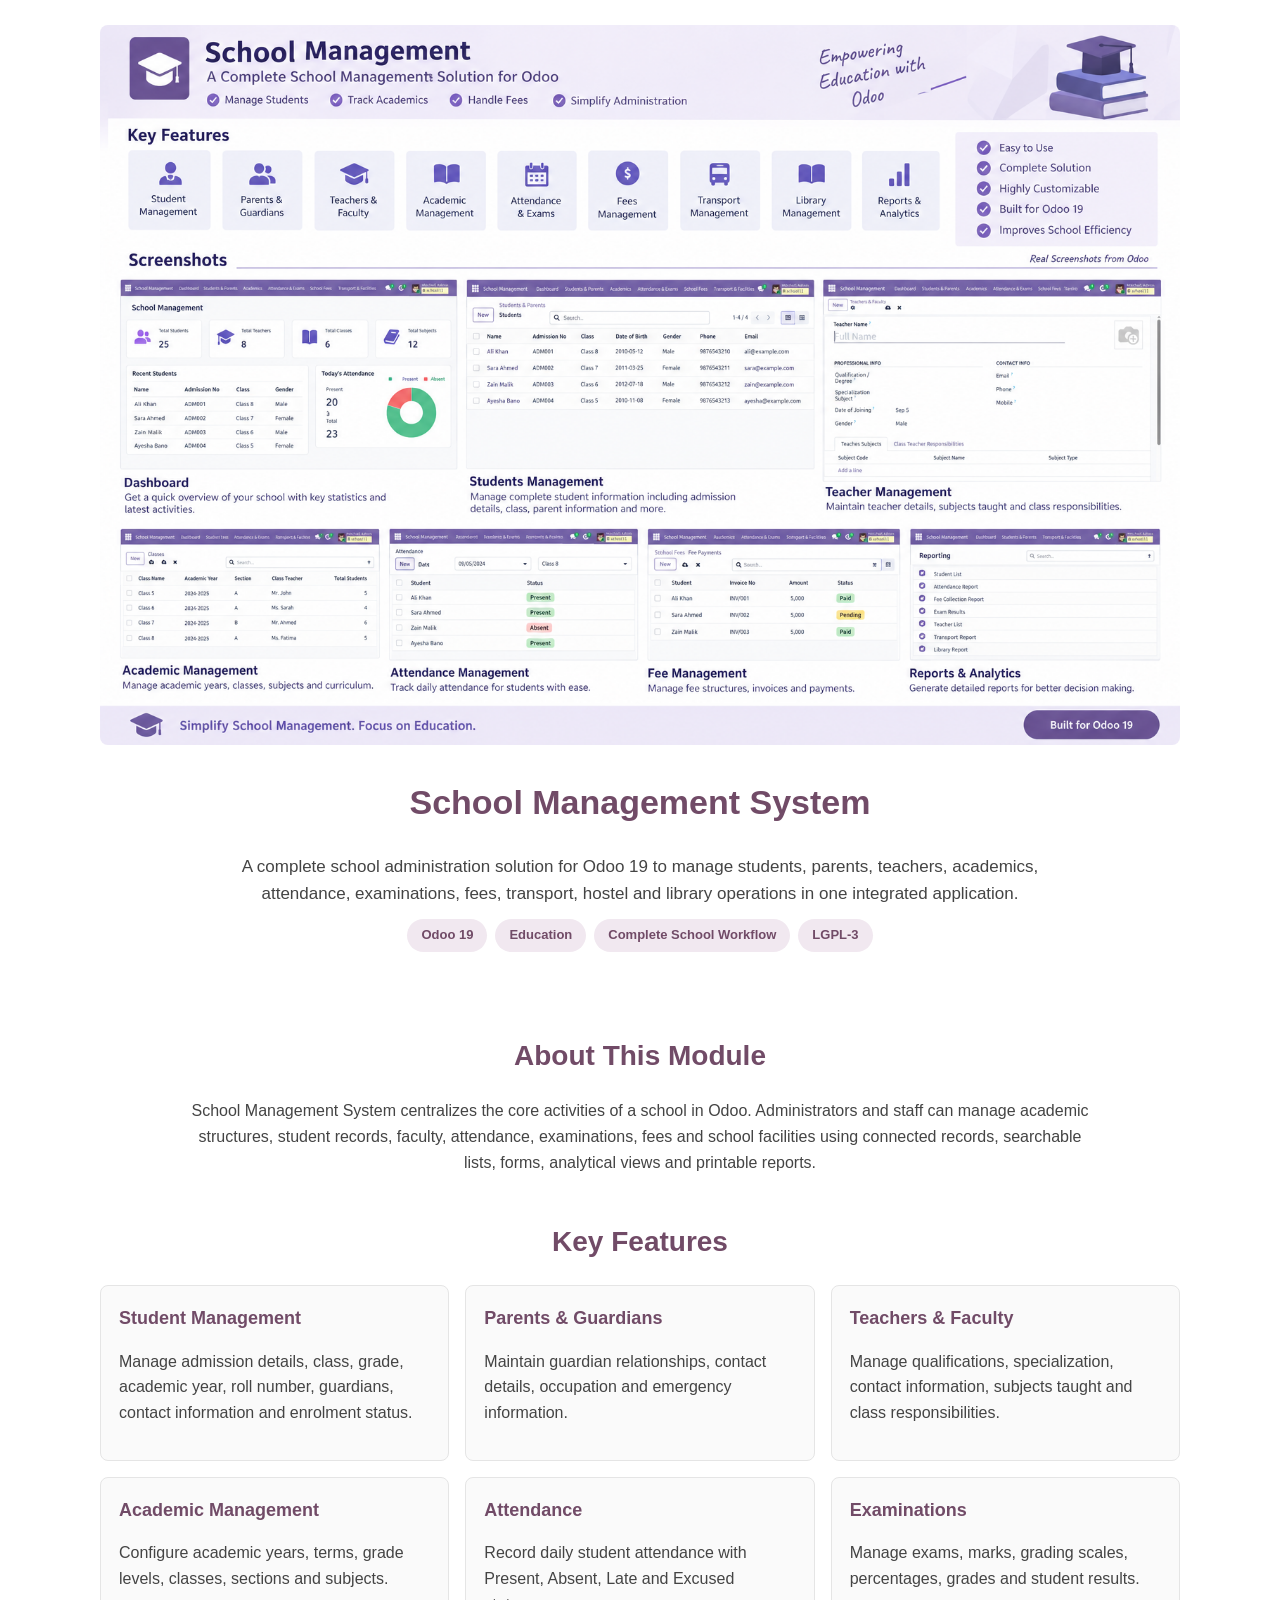
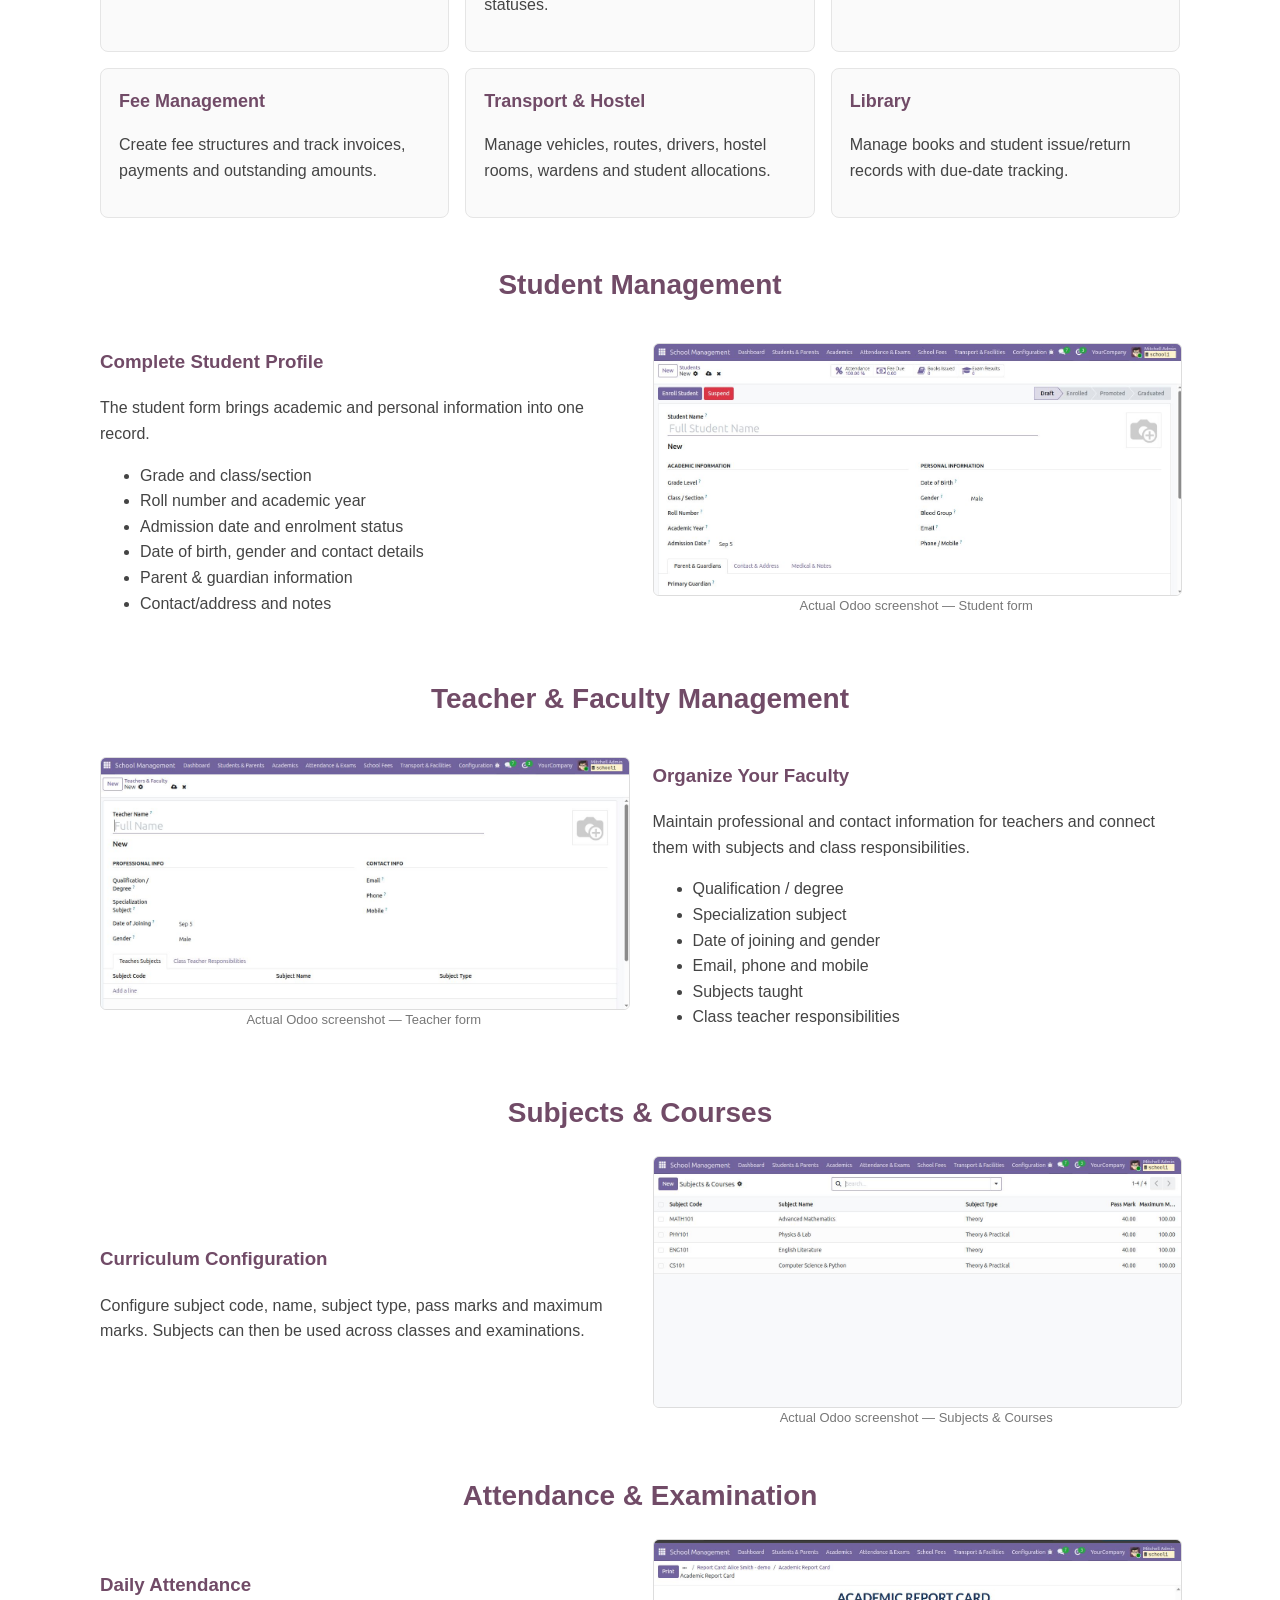
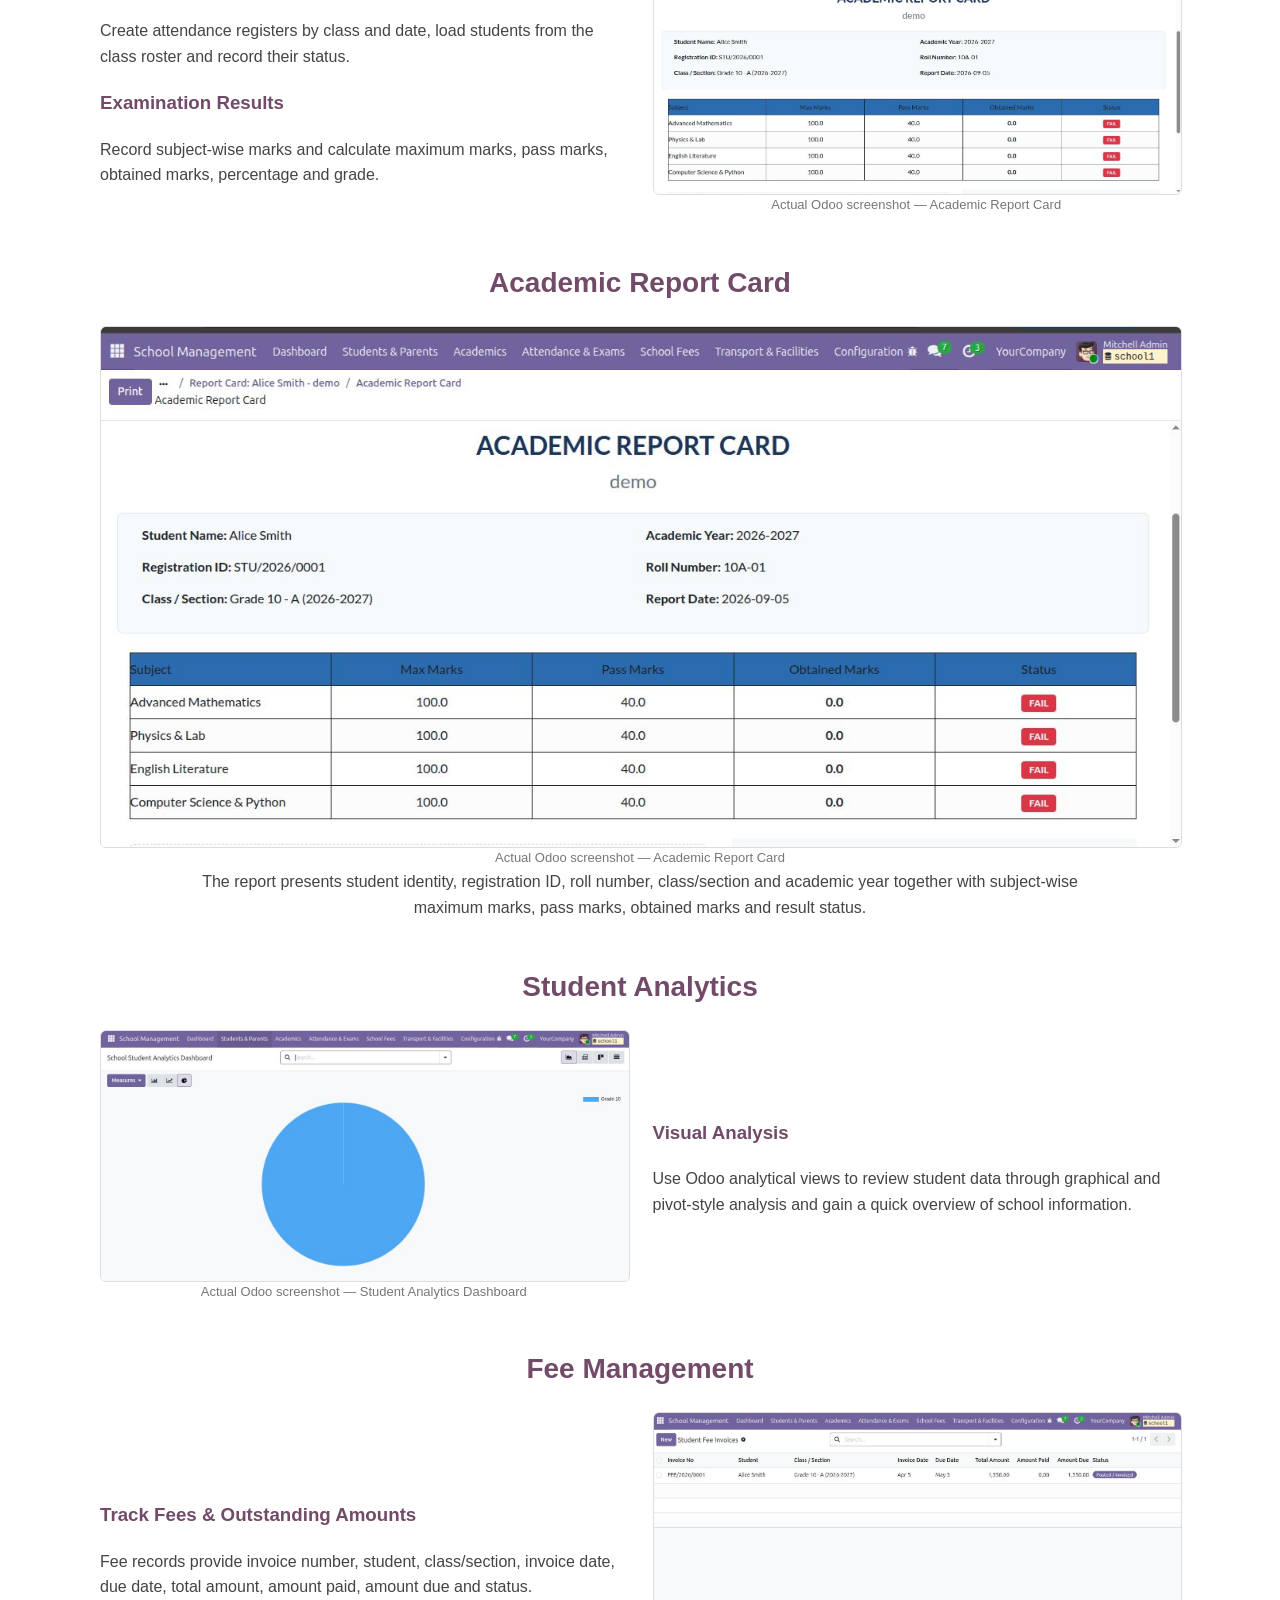
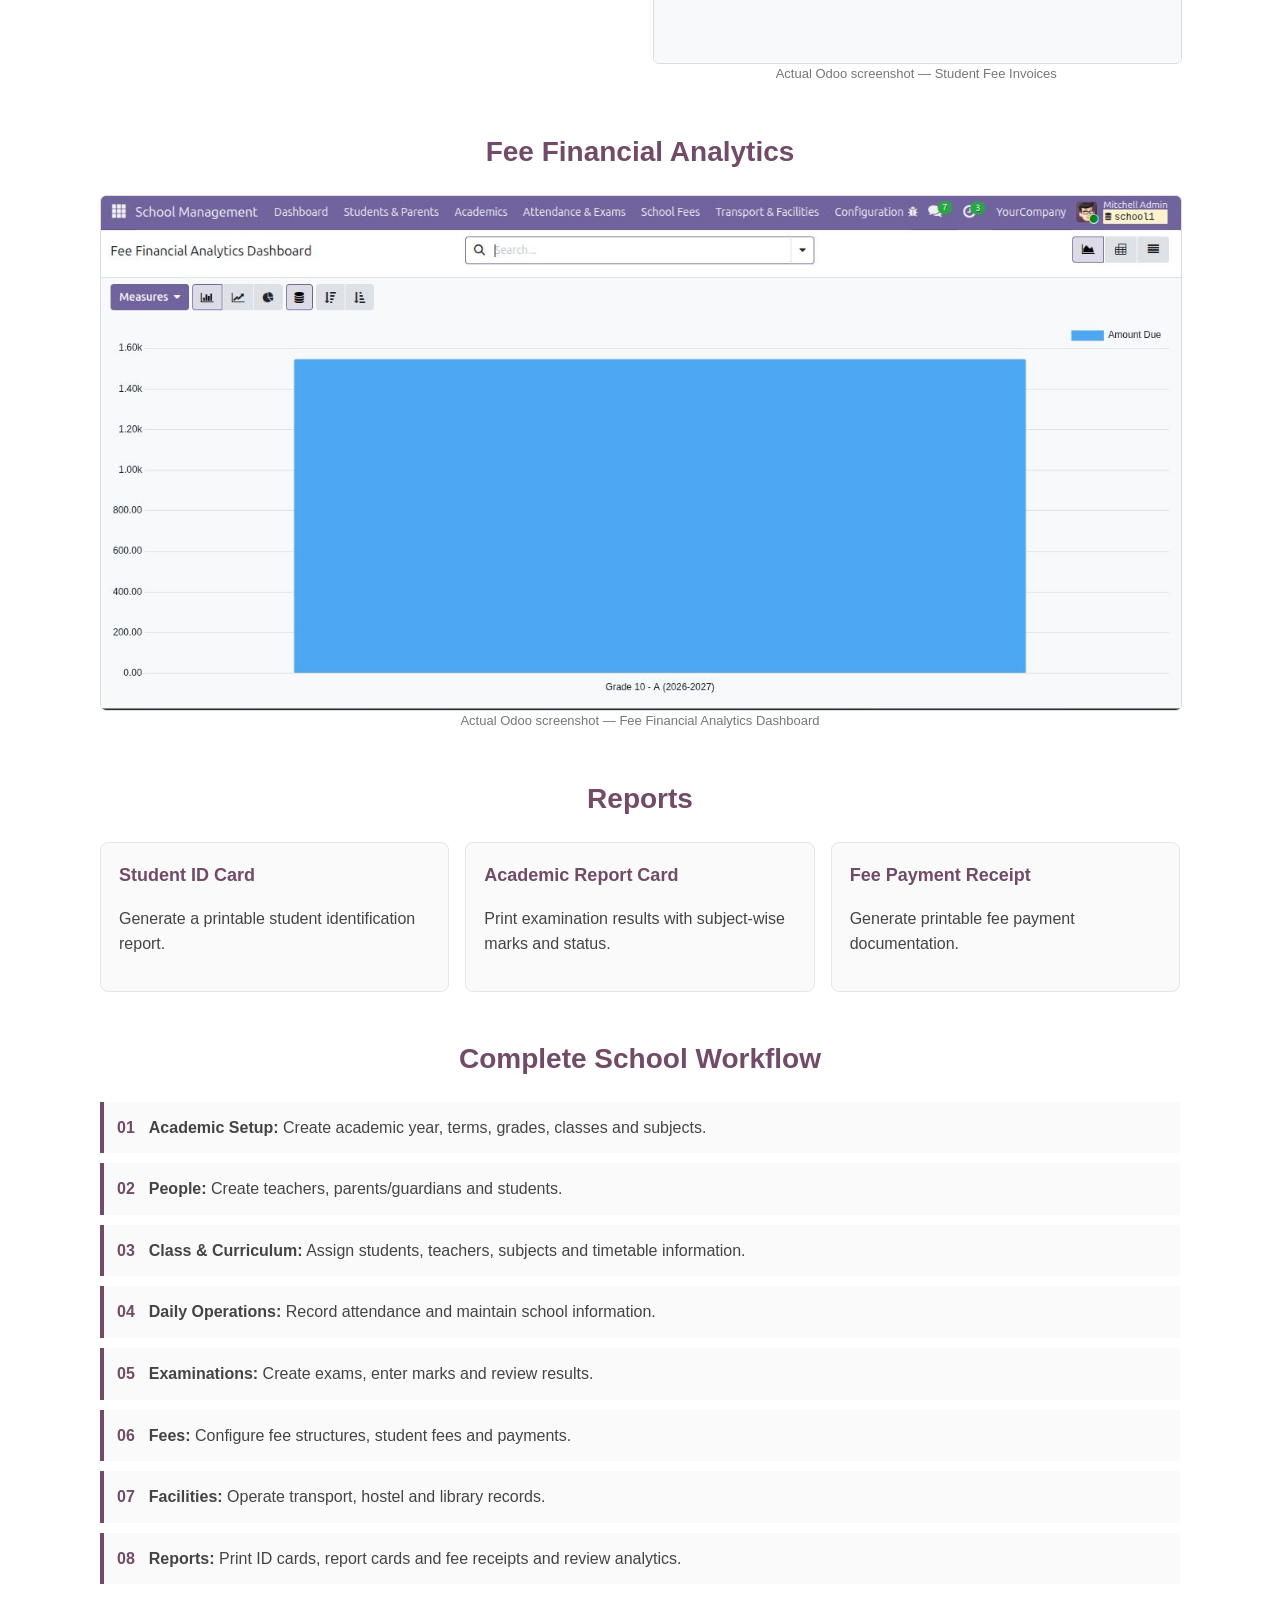
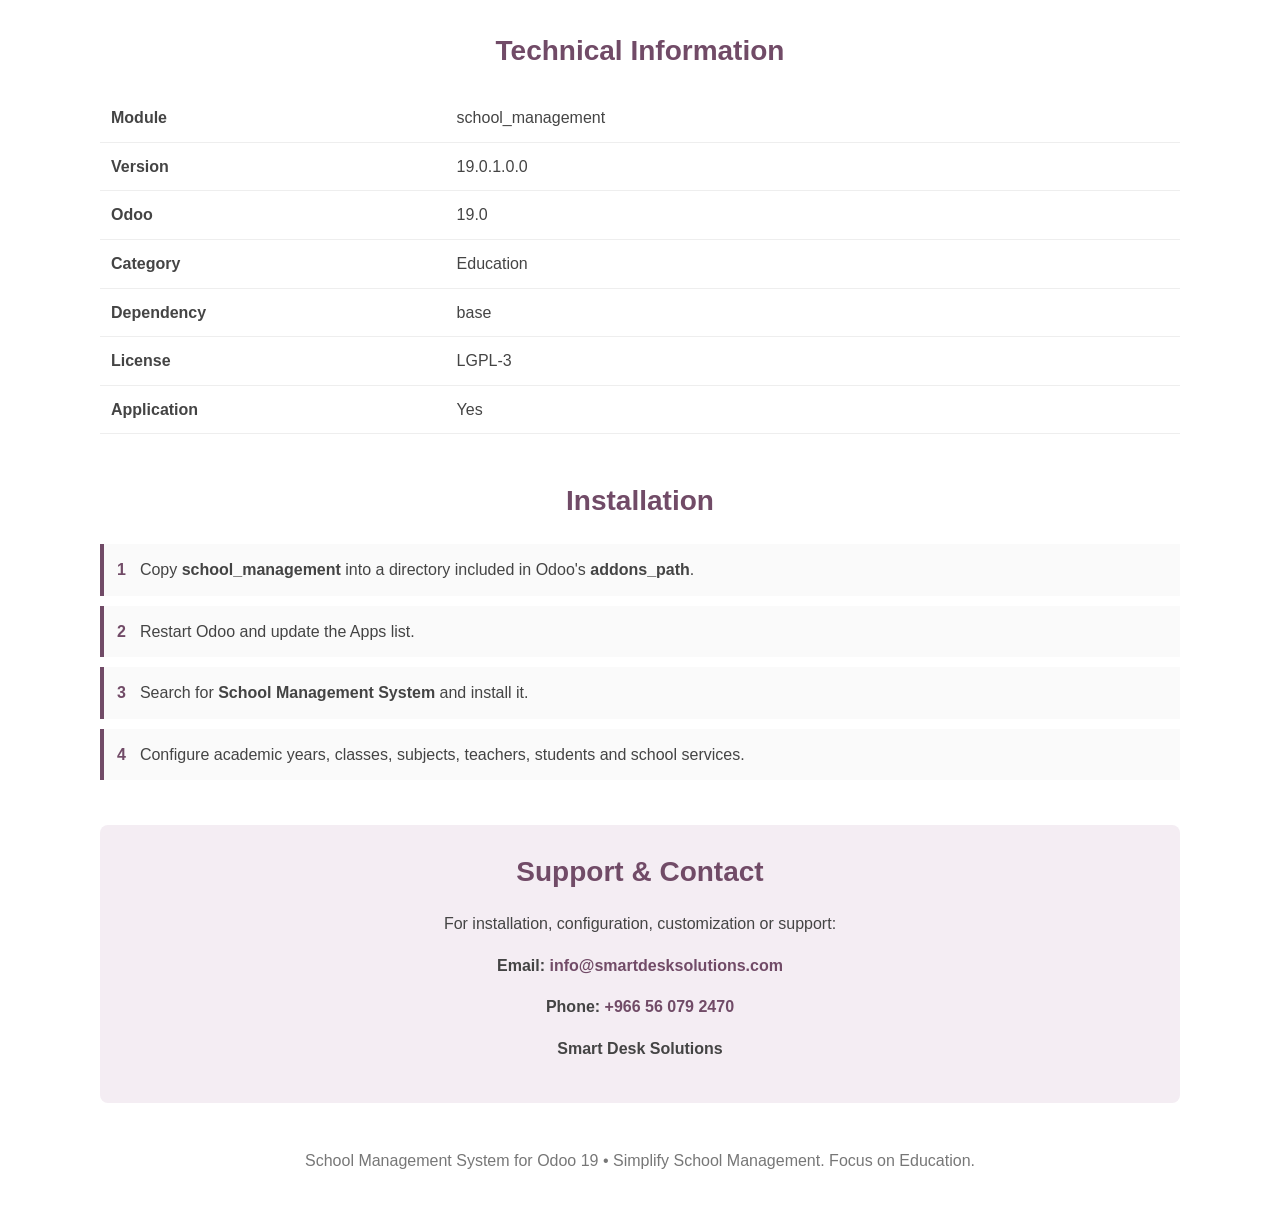
<file: school_management/static/description/index.html>
<!DOCTYPE html>
<html>

<head>
    <meta charset="UTF-8">
    <meta name="viewport" content="width=device-width,initial-scale=1">
    <title>School Management System | Odoo 19</title>
    <style>
        body {
            margin: 0;
            background: #fff;
            color: #444;
            font-family: Arial, sans-serif;
            line-height: 1.6
        }

        .page {
            max-width: 1080px;
            margin: auto;
            padding: 0 18px
        }

        .hero {
            text-align: center;
            padding: 25px 0
        }

        .hero img {
            width: 100%;
            border-radius: 8px
        }

        .hero h1,
        h2,
        h3 {
            color: #714b67
        }

        .hero h1 {
            font-size: 34px
        }

        .hero p {
            font-size: 17px;
            max-width: 850px;
            margin: auto
        }

        .badge {
            display: inline-block;
            background: #f1e8f0;
            color: #714b67;
            padding: 6px 14px;
            border-radius: 20px;
            margin: 12px 4px;
            font-weight: bold;
            font-size: 13px
        }

        h2 {
            text-align: center;
            font-size: 28px;
            margin: 45px 0 20px
        }

        .intro {
            text-align: center;
            max-width: 900px;
            margin: auto
        }

        .grid {
            display: grid;
            grid-template-columns: repeat(3, 1fr);
            gap: 16px
        }

        .card {
            background: #fafafa;
            border: 1px solid #e5e5e5;
            border-radius: 8px;
            padding: 18px
        }

        .card h3 {
            font-size: 18px;
            margin: 0 0 6px
        }

        .two {
            display: grid;
            grid-template-columns: 1fr 1fr;
            gap: 25px;
            align-items: center
        }

        .shot {
            width: 100%;
            border: 1px solid #ddd;
            border-radius: 6px;
            display: block
        }

        .caption {
            text-align: center;
            color: #777;
            font-size: 13px
        }

        .step {
            display: flex;
            gap: 14px;
            background: #fafafa;
            border-left: 4px solid #714b67;
            padding: 13px;
            margin: 10px 0
        }

        .num {
            color: #714b67;
            font-weight: bold
        }

        table {
            width: 100%;
            border-collapse: collapse
        }

        td {
            padding: 11px;
            border-bottom: 1px solid #eee
        }

        td:first-child {
            font-weight: bold;
            width: 32%
        }

        .contact {
            background: #f4edf3;
            text-align: center;
            border-radius: 8px;
            padding: 25px;
            margin: 45px 0
        }

        .contact a {
            color: #714b67;
            font-weight: bold;
            text-decoration: none
        }

        @media(max-width:750px) {

            .grid,
            .two {
                grid-template-columns: 1fr
            }
        }
    </style>
</head>

<body>
    <div class="page">

        <div class="hero">
            <img src="banner.png" alt="School Management System">
            <h1>School Management System</h1>
            <p>A complete school administration solution for Odoo 19 to manage students, parents, teachers, academics,
                attendance, examinations, fees, transport, hostel and library operations in one integrated application.
            </p>
            <span class="badge">Odoo 19</span><span class="badge">Education</span><span class="badge">Complete School
                Workflow</span><span class="badge">LGPL-3</span>
        </div>

        <h2>About This Module</h2>
        <p class="intro">School Management System centralizes the core activities of a school in Odoo. Administrators
            and staff can manage academic structures, student records, faculty, attendance, examinations, fees and
            school facilities using connected records, searchable lists, forms, analytical views and printable reports.
        </p>

        <h2>Key Features</h2>
        <div class="grid">
            <div class="card">
                <h3>Student Management</h3>
                <p>Manage admission details, class, grade, academic year, roll number, guardians, contact information
                    and enrolment status.</p>
            </div>
            <div class="card">
                <h3>Parents & Guardians</h3>
                <p>Maintain guardian relationships, contact details, occupation and emergency information.</p>
            </div>
            <div class="card">
                <h3>Teachers & Faculty</h3>
                <p>Manage qualifications, specialization, contact information, subjects taught and class
                    responsibilities.</p>
            </div>
            <div class="card">
                <h3>Academic Management</h3>
                <p>Configure academic years, terms, grade levels, classes, sections and subjects.</p>
            </div>
            <div class="card">
                <h3>Attendance</h3>
                <p>Record daily student attendance with Present, Absent, Late and Excused statuses.</p>
            </div>
            <div class="card">
                <h3>Examinations</h3>
                <p>Manage exams, marks, grading scales, percentages, grades and student results.</p>
            </div>
            <div class="card">
                <h3>Fee Management</h3>
                <p>Create fee structures and track invoices, payments and outstanding amounts.</p>
            </div>
            <div class="card">
                <h3>Transport & Hostel</h3>
                <p>Manage vehicles, routes, drivers, hostel rooms, wardens and student allocations.</p>
            </div>
            <div class="card">
                <h3>Library</h3>
                <p>Manage books and student issue/return records with due-date tracking.</p>
            </div>
        </div>

        <h2>Student Management</h2>
        <div class="two">
            <div>
                <h3>Complete Student Profile</h3>
                <p>The student form brings academic and personal information into one record.</p>
                <ul>
                    <li>Grade and class/section</li>
                    <li>Roll number and academic year</li>
                    <li>Admission date and enrolment status</li>
                    <li>Date of birth, gender and contact details</li>
                    <li>Parent & guardian information</li>
                    <li>Contact/address and notes</li>
                </ul>
            </div>
            <div><img class="shot" src="images/student_form.png">
                <div class="caption">Actual Odoo screenshot — Student form</div>
            </div>
        </div>

        <h2>Teacher & Faculty Management</h2>
        <div class="two">
            <div><img class="shot" src="images/teacher_form.png">
                <div class="caption">Actual Odoo screenshot — Teacher form</div>
            </div>
            <div>
                <h3>Organize Your Faculty</h3>
                <p>Maintain professional and contact information for teachers and connect them with subjects and class
                    responsibilities.</p>
                <ul>
                    <li>Qualification / degree</li>
                    <li>Specialization subject</li>
                    <li>Date of joining and gender</li>
                    <li>Email, phone and mobile</li>
                    <li>Subjects taught</li>
                    <li>Class teacher responsibilities</li>
                </ul>
            </div>
        </div>

        <h2>Subjects & Courses</h2>
        <div class="two">
            <div>
                <h3>Curriculum Configuration</h3>
                <p>Configure subject code, name, subject type, pass marks and maximum marks. Subjects can then be used
                    across classes and examinations.</p>
            </div>
            <div><img class="shot" src="images/subjects.png">
                <div class="caption">Actual Odoo screenshot — Subjects & Courses</div>
            </div>
        </div>

        <h2>Attendance & Examination</h2>
        <div class="two">
            <div>
                <h3>Daily Attendance</h3>
                <p>Create attendance registers by class and date, load students from the class roster and record their
                    status.</p>
                <h3>Examination Results</h3>
                <p>Record subject-wise marks and calculate maximum marks, pass marks, obtained marks, percentage and
                    grade.</p>
            </div>
            <div><img class="shot" src="images/academic_report.png">
                <div class="caption">Actual Odoo screenshot — Academic Report Card</div>
            </div>
        </div>

        <h2>Academic Report Card</h2><img class="shot" src="images/report_card.png">
        <div class="caption">Actual Odoo screenshot — Academic Report Card</div>
        <p class="intro">The report presents student identity, registration ID, roll number, class/section and academic
            year together with subject-wise maximum marks, pass marks, obtained marks and result status.</p>

        <h2>Student Analytics</h2>
        <div class="two">
            <div><img class="shot" src="images/analytics.png">
                <div class="caption">Actual Odoo screenshot — Student Analytics Dashboard</div>
            </div>
            <div>
                <h3>Visual Analysis</h3>
                <p>Use Odoo analytical views to review student data through graphical and pivot-style analysis and gain
                    a quick overview of school information.</p>
            </div>
        </div>

        <h2>Fee Management</h2>
        <div class="two">
            <div>
                <h3>Track Fees & Outstanding Amounts</h3>
                <p>Fee records provide invoice number, student, class/section, invoice date, due date, total amount,
                    amount paid, amount due and status.</p>
            </div>
            <div><img class="shot" src="images/fee_statement.png">
                <div class="caption">Actual Odoo screenshot — Student Fee Invoices</div>
            </div>
        </div>

        <h2>Fee Financial Analytics</h2><img class="shot" src="images/fee_dashboard.png">
        <div class="caption">Actual Odoo screenshot — Fee Financial Analytics Dashboard</div>

        <h2>Reports</h2>
        <div class="grid">
            <div class="card">
                <h3>Student ID Card</h3>
                <p>Generate a printable student identification report.</p>
            </div>
            <div class="card">
                <h3>Academic Report Card</h3>
                <p>Print examination results with subject-wise marks and status.</p>
            </div>
            <div class="card">
                <h3>Fee Payment Receipt</h3>
                <p>Generate printable fee payment documentation.</p>
            </div>
        </div>

        <h2>Complete School Workflow</h2>
        <div class="step"><span class="num">01</span>
            <div><b>Academic Setup:</b> Create academic year, terms, grades, classes and subjects.</div>
        </div>
        <div class="step"><span class="num">02</span>
            <div><b>People:</b> Create teachers, parents/guardians and students.</div>
        </div>
        <div class="step"><span class="num">03</span>
            <div><b>Class & Curriculum:</b> Assign students, teachers, subjects and timetable information.</div>
        </div>
        <div class="step"><span class="num">04</span>
            <div><b>Daily Operations:</b> Record attendance and maintain school information.</div>
        </div>
        <div class="step"><span class="num">05</span>
            <div><b>Examinations:</b> Create exams, enter marks and review results.</div>
        </div>
        <div class="step"><span class="num">06</span>
            <div><b>Fees:</b> Configure fee structures, student fees and payments.</div>
        </div>
        <div class="step"><span class="num">07</span>
            <div><b>Facilities:</b> Operate transport, hostel and library records.</div>
        </div>
        <div class="step"><span class="num">08</span>
            <div><b>Reports:</b> Print ID cards, report cards and fee receipts and review analytics.</div>
        </div>

        <h2>Technical Information</h2>
        <table>
            <tr>
                <td>Module</td>
                <td>school_management</td>
            </tr>
            <tr>
                <td>Version</td>
                <td>19.0.1.0.0</td>
            </tr>
            <tr>
                <td>Odoo</td>
                <td>19.0</td>
            </tr>
            <tr>
                <td>Category</td>
                <td>Education</td>
            </tr>
            <tr>
                <td>Dependency</td>
                <td>base</td>
            </tr>
            <tr>
                <td>License</td>
                <td>LGPL-3</td>
            </tr>
            <tr>
                <td>Application</td>
                <td>Yes</td>
            </tr>
        </table>

        <h2>Installation</h2>
        <div class="step"><span class="num">1</span>
            <div>Copy <b>school_management</b> into a directory included in Odoo's <b>addons_path</b>.</div>
        </div>
        <div class="step"><span class="num">2</span>
            <div>Restart Odoo and update the Apps list.</div>
        </div>
        <div class="step"><span class="num">3</span>
            <div>Search for <b>School Management System</b> and install it.</div>
        </div>
        <div class="step"><span class="num">4</span>
            <div>Configure academic years, classes, subjects, teachers, students and school services.</div>
        </div>

        <div class="contact">
            <h2 style="margin:0 0 10px">Support & Contact</h2>
            <p>For installation, configuration, customization or support:</p>
            <p><b>Email:</b> <a href="mailto:info@smartdesksolutions.com">info@smartdesksolutions.com</a></p>
            <p><b>Phone:</b> <a href="tel:+966560792470">+966 56 079 2470</a></p>
            <p><b>Smart Desk Solutions</b></p>
        </div>
        <p style="text-align:center;color:#777;padding-bottom:35px">School Management System for Odoo 19 • Simplify
            School Management. Focus on Education.</p>
    </div>
</body>

</html>
</file>
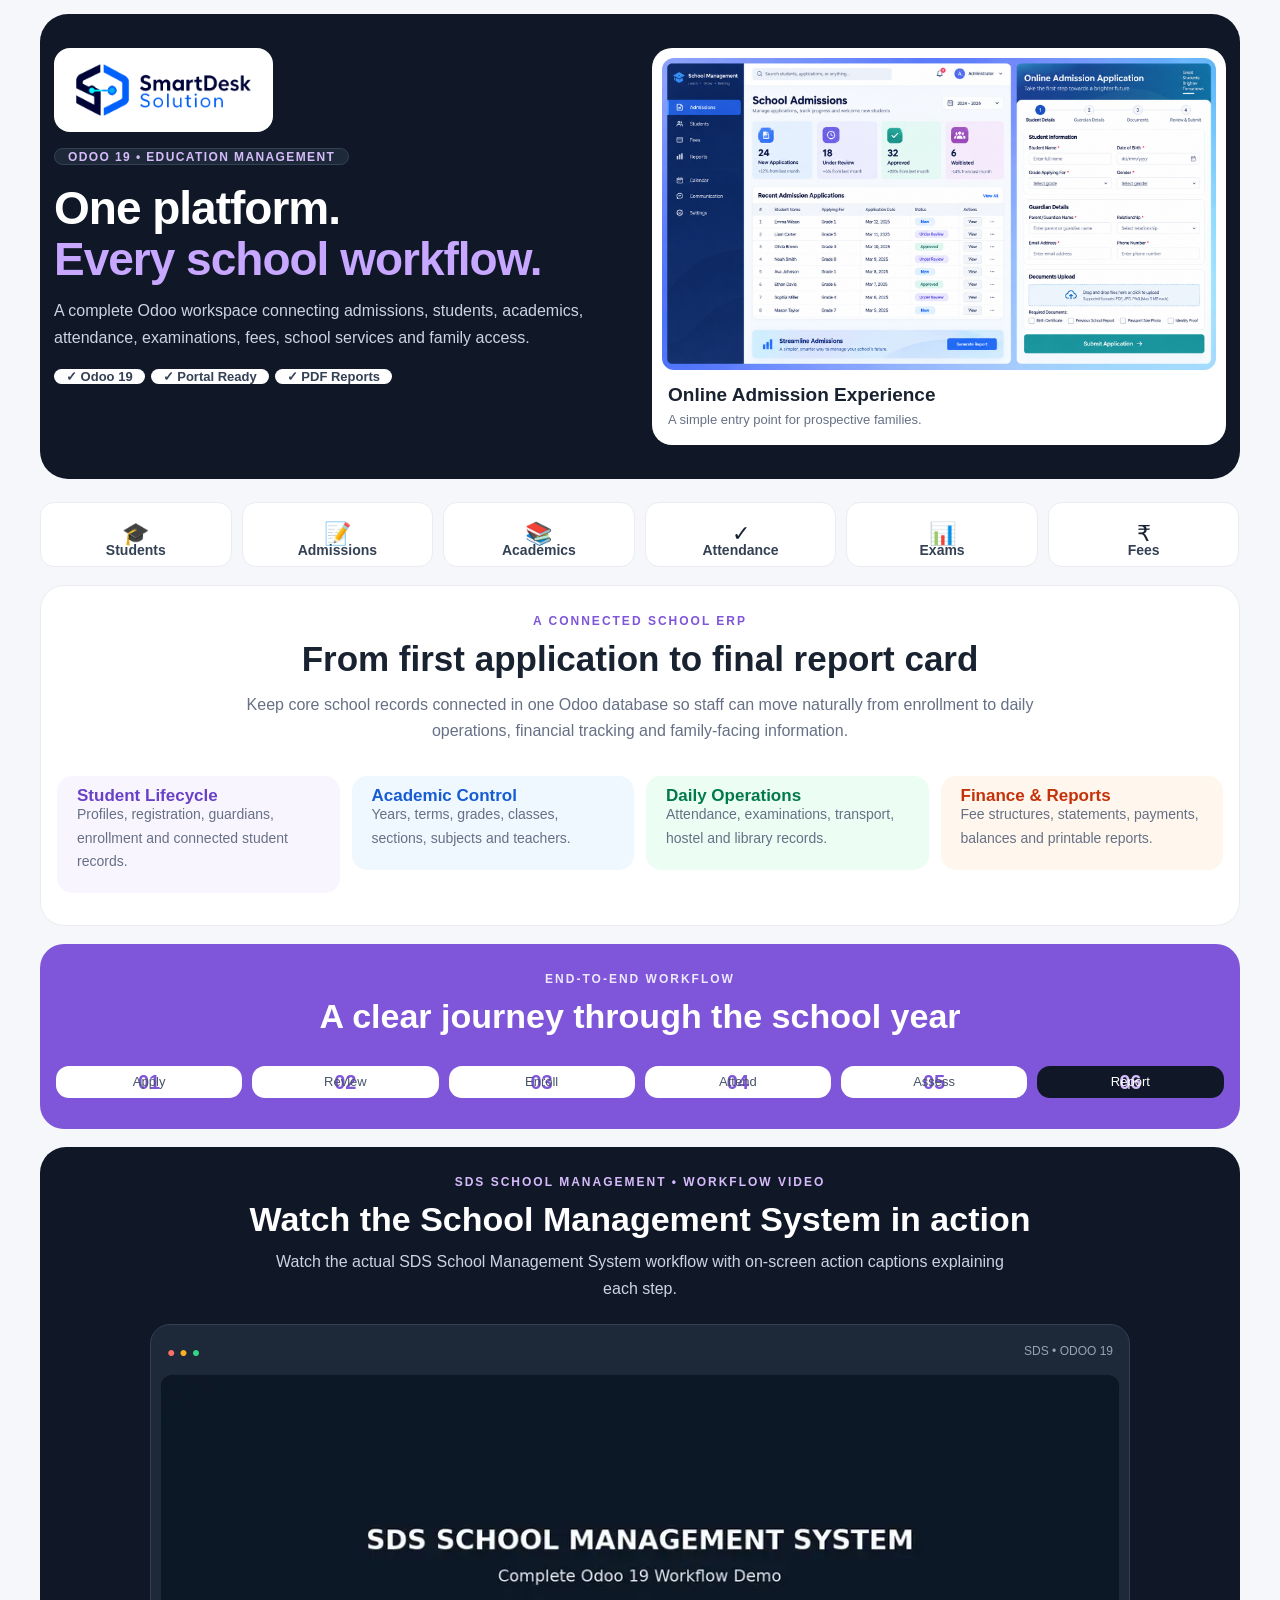
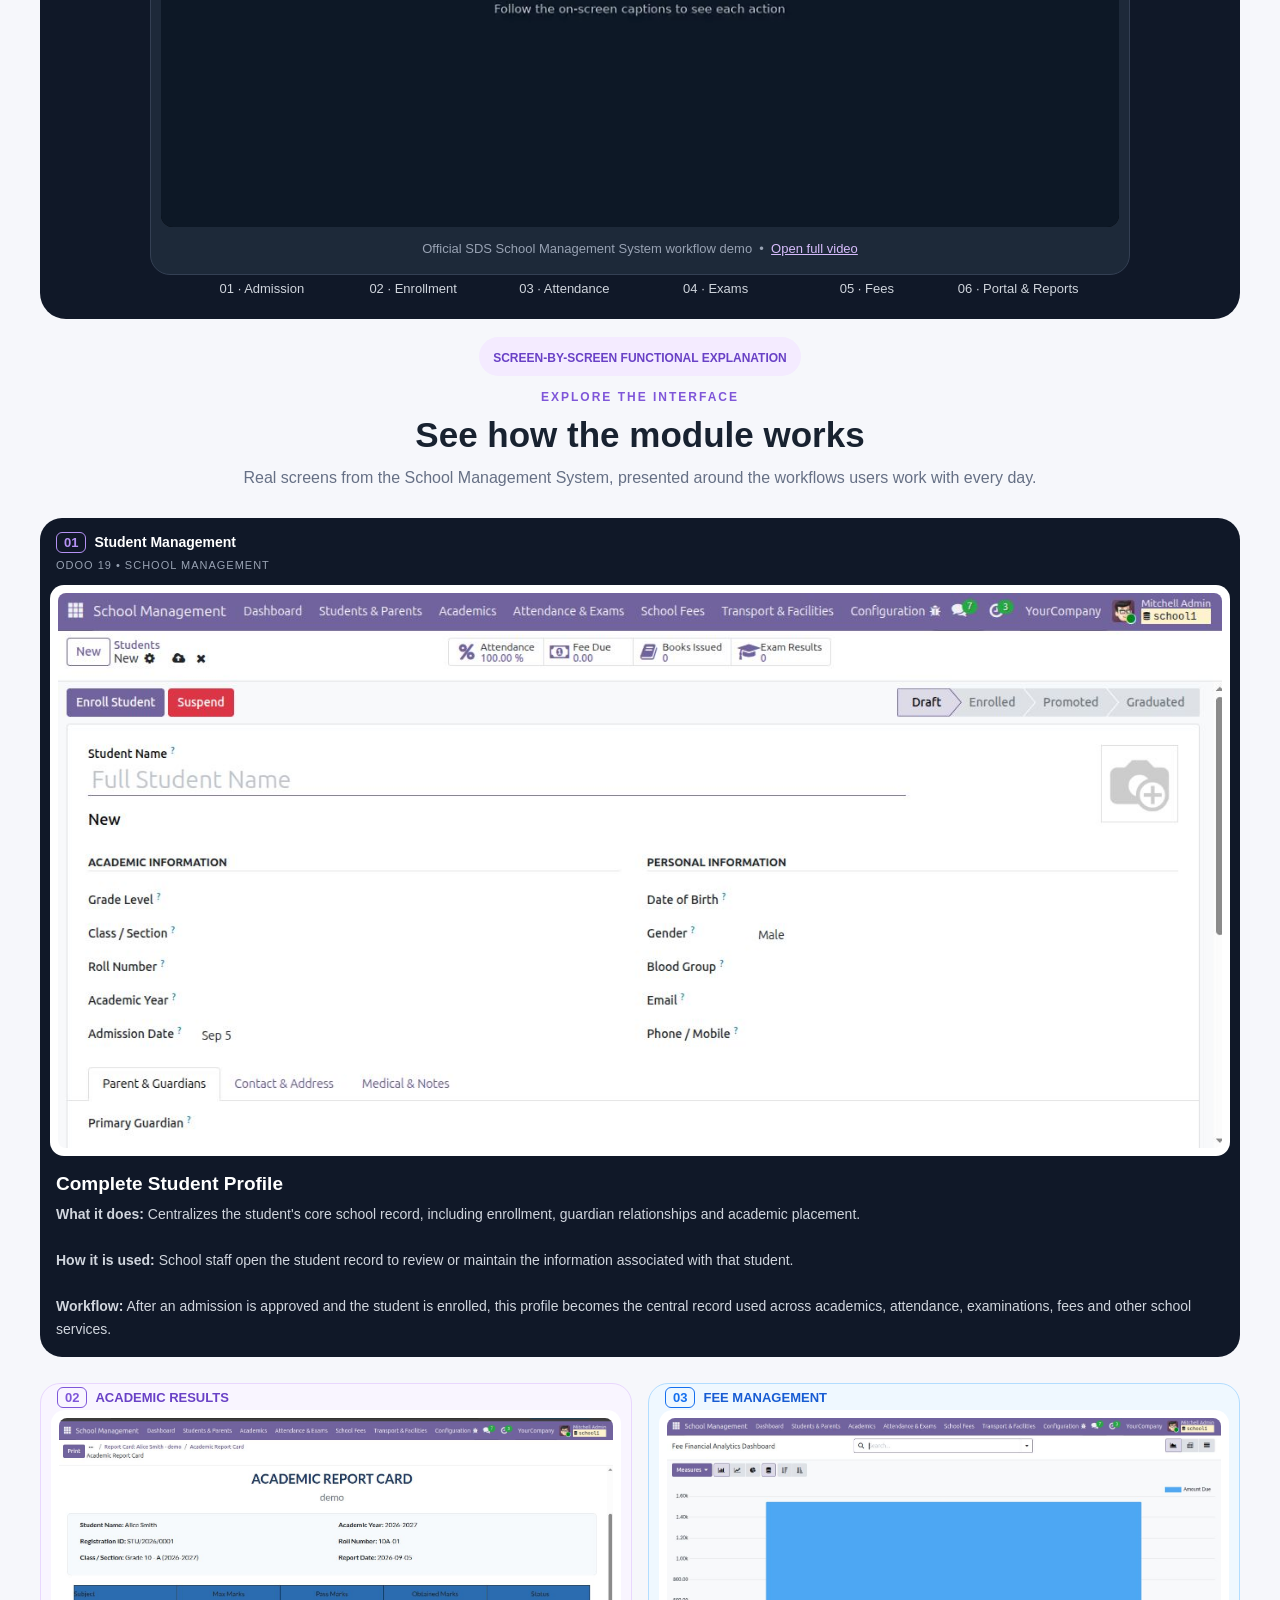
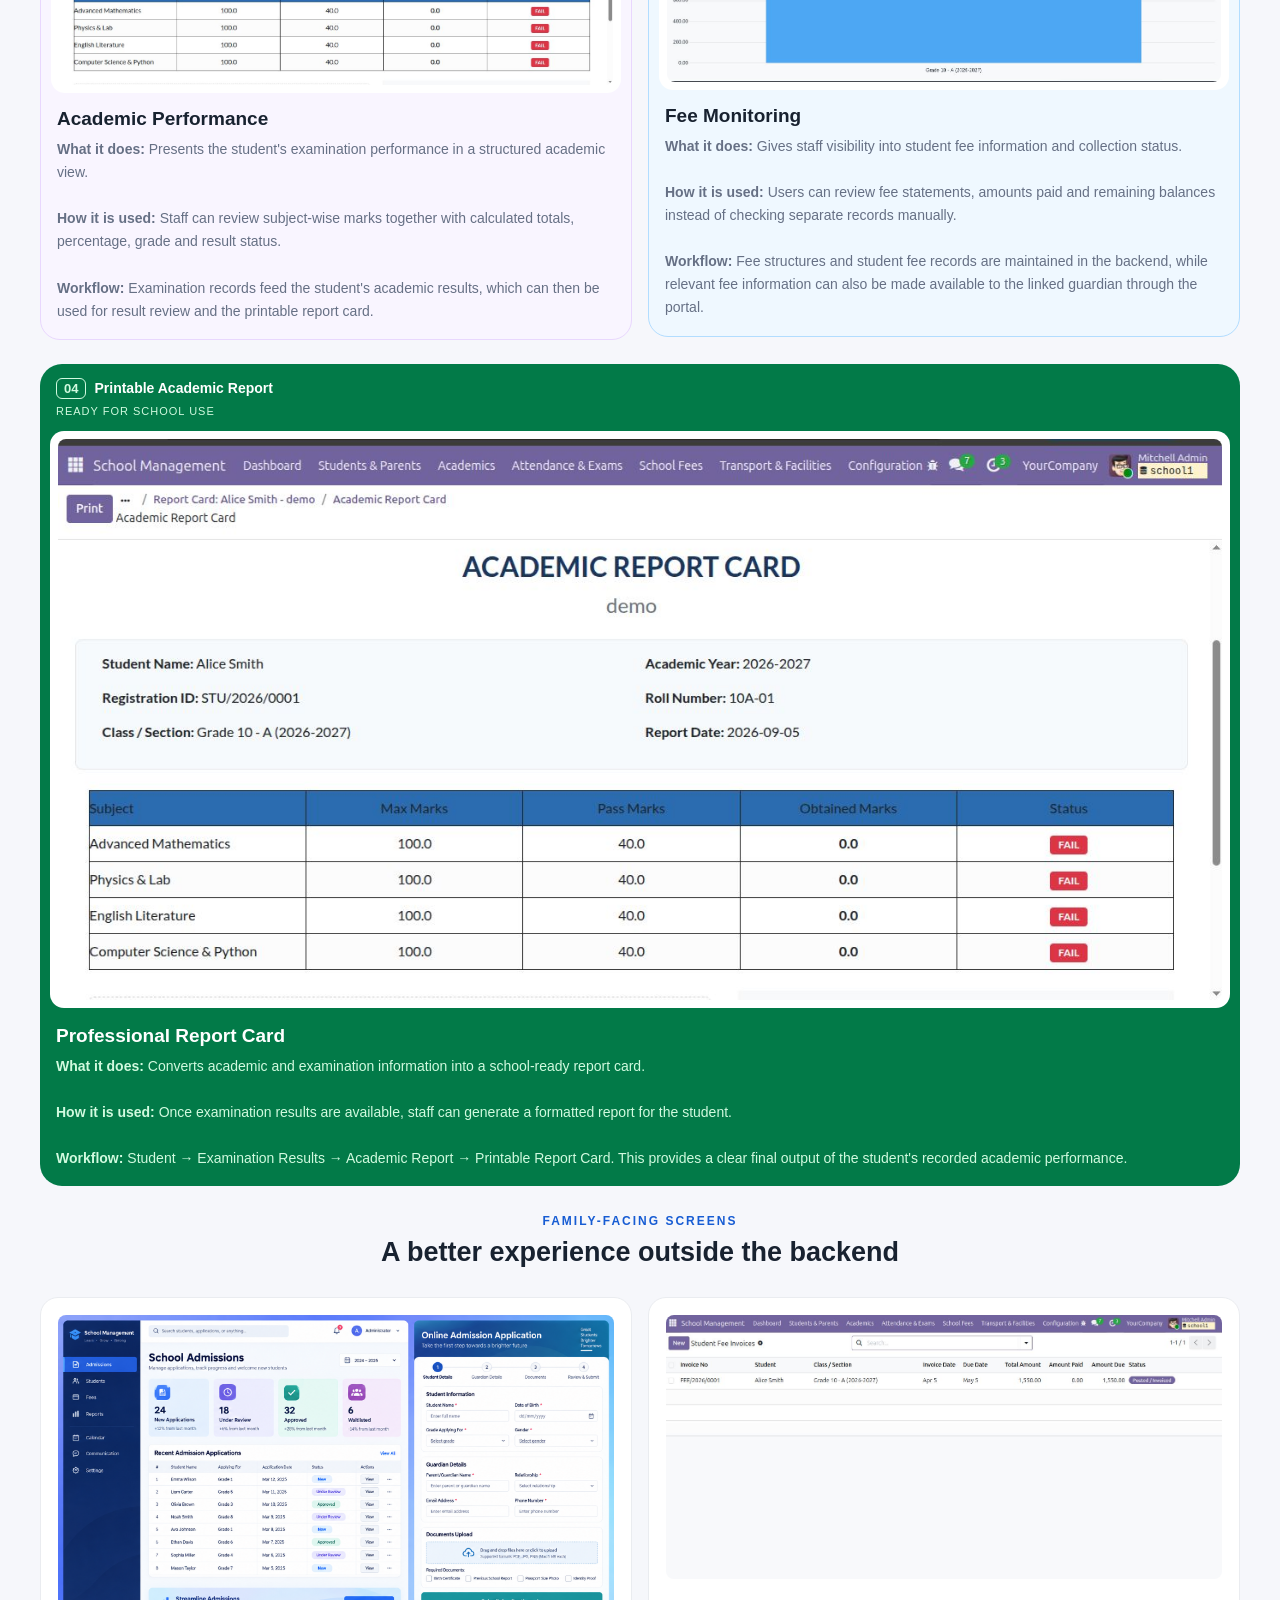
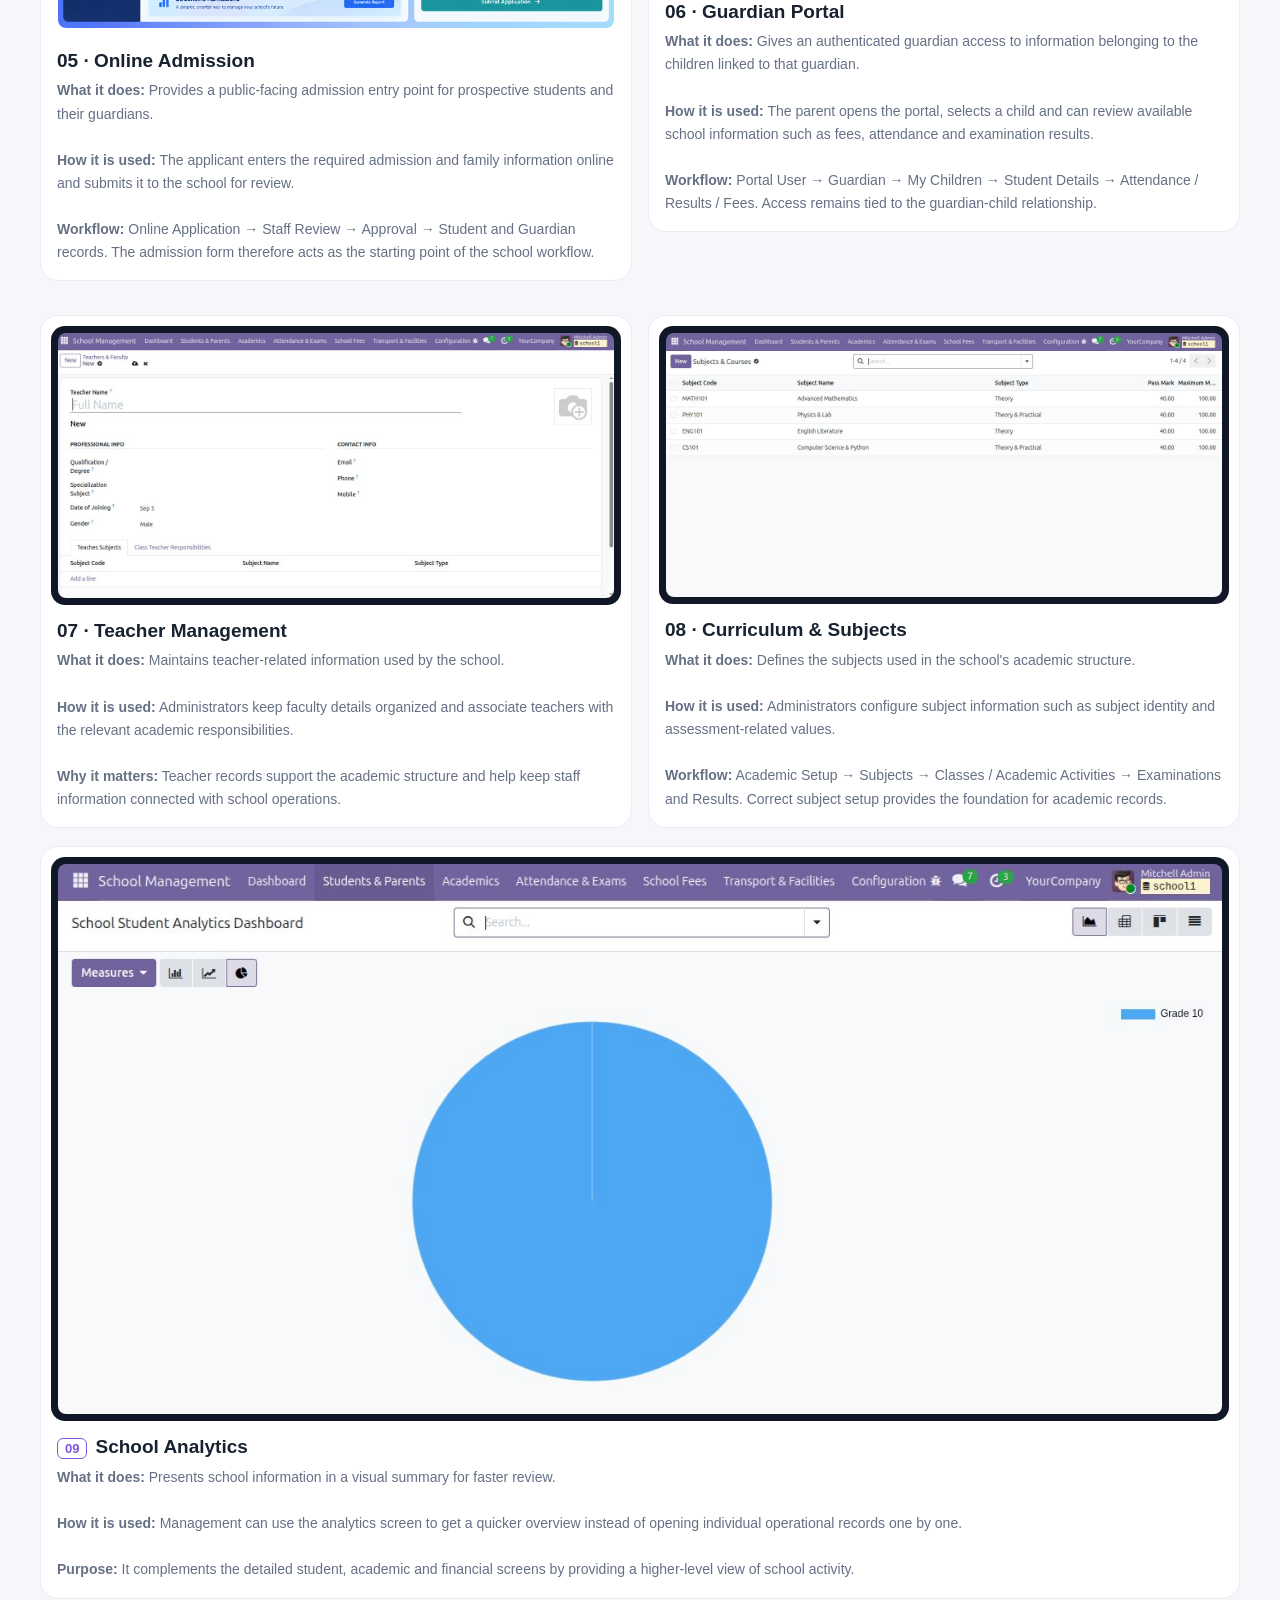
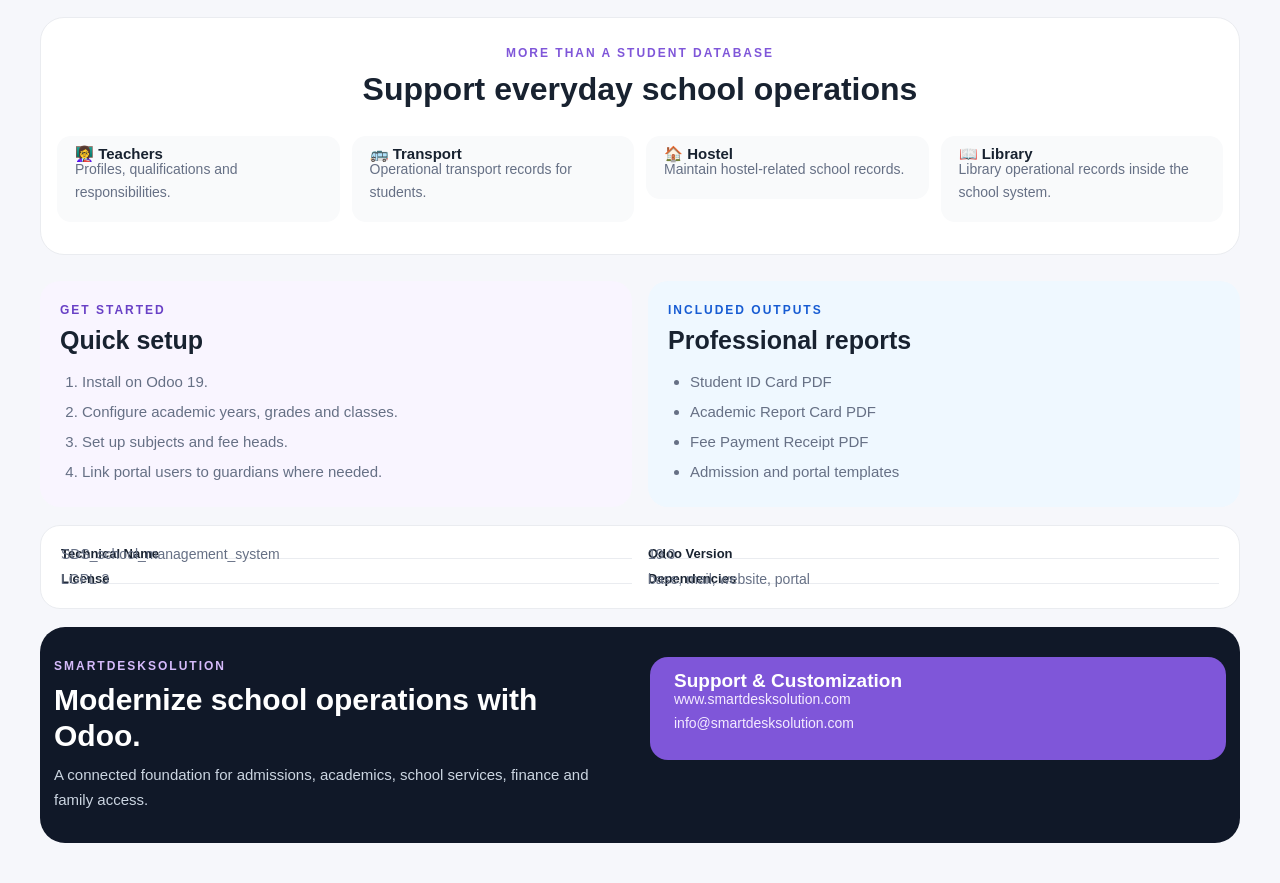
<file: SDS_school_management_system/static/description/index.html>
<!DOCTYPE html>
<html lang="en">
<head>
<meta charset="UTF-8">
<meta name="viewport" content="width=device-width, initial-scale=1.0">
<title>SDS School Management System | Odoo 19</title>
</head>
<body bgcolor="#f6f7fb" style="margin:0;background-color:#f6f7fb;">
<div style="max-width:1200px;margin:0 auto;padding:14px 8px 40px;background-color:#f6f7fb;color:#182230;font-family:Arial,Helvetica,sans-serif;line-height:1.6;">
<table width="100%" cellpadding="0" cellspacing="0" border="0" bgcolor="#101828" style="border-collapse:separate;border-spacing:0;width:100%;background-color:#101828;border-radius:28px;margin-bottom:18px;"><tr><td style="padding:22px 14px;text-align:left;"><div style="font-size:0;line-height:0;margin:0 -12px 0px;"><div style="display:inline-block;vertical-align:top;width:50%;min-width:260px;text-align:left;font-size:14px;"><div style="padding:12px;"><table cellpadding="0" cellspacing="0" border="0" bgcolor="#ffffff" style="border-collapse:separate;border-spacing:0;background-color:#ffffff;border-radius:16px;margin-bottom:16px;"><tr><td style="padding:12px 18px;text-align:left;"><img src="images/logo.png" alt="SmartDeskSolution" style="display:block;width:auto;max-width:100%;max-height:60px;height:auto;border:0;"></td></tr></table><table cellpadding="0" cellspacing="0" border="0" bgcolor="#1d2939" style="border-collapse:separate;border-spacing:0;background-color:#1d2939;border:1px solid #344054;border-radius:20px;margin-bottom:0px;"><tr><td style="padding:7px 13px;text-align:left;"><span style="font-family:Arial,Helvetica,sans-serif;color:#d6bbfb !important;font-size:12px;font-weight:800;letter-spacing:1.4px;">ODOO 19 • EDUCATION MANAGEMENT</span></td></tr></table><h1 style="margin:0;font-family:Arial,Helvetica,sans-serif;color:#ffffff !important;font-size:clamp(26px,7vw,46px);line-height:1.2;font-weight:800;margin:18px 0 14px;letter-spacing:-1px;line-height:1.1;">One platform.<br><span style="color:#c7a7ff !important;">Every school workflow.</span></h1><p style="margin:0;font-family:Arial,Helvetica,sans-serif;color:#cbd5e1 !important;font-size:16px;line-height:1.65;margin-bottom:18px;">A complete Odoo workspace connecting admissions, students, academics, attendance, examinations, fees, school services and family access.</p><div style="display:inline-block;vertical-align:top;margin:0 6px 6px 0;"><table cellpadding="0" cellspacing="0" border="0" bgcolor="#ffffff" style="border-collapse:separate;border-spacing:0;background-color:#ffffff;border-radius:8px;margin-bottom:0px;"><tr><td style="padding:7px 12px;text-align:left;"><span style="font-family:Arial,Helvetica,sans-serif;color:#344054 !important;font-size:13px;font-weight:700;">✓ Odoo 19</span></td></tr></table></div><div style="display:inline-block;vertical-align:top;margin:0 6px 6px 0;"><table cellpadding="0" cellspacing="0" border="0" bgcolor="#ffffff" style="border-collapse:separate;border-spacing:0;background-color:#ffffff;border-radius:8px;margin-bottom:0px;"><tr><td style="padding:7px 12px;text-align:left;"><span style="font-family:Arial,Helvetica,sans-serif;color:#344054 !important;font-size:13px;font-weight:700;">✓ Portal Ready</span></td></tr></table></div><div style="display:inline-block;vertical-align:top;margin:0 6px 6px 0;"><table cellpadding="0" cellspacing="0" border="0" bgcolor="#ffffff" style="border-collapse:separate;border-spacing:0;background-color:#ffffff;border-radius:8px;margin-bottom:0px;"><tr><td style="padding:7px 12px;text-align:left;"><span style="font-family:Arial,Helvetica,sans-serif;color:#344054 !important;font-size:13px;font-weight:700;">✓ PDF Reports</span></td></tr></table></div></div></div><div style="display:inline-block;vertical-align:top;width:50%;min-width:260px;text-align:left;font-size:14px;"><div style="padding:12px;"><table width="100%" cellpadding="0" cellspacing="0" border="0" bgcolor="#ffffff" style="border-collapse:separate;border-spacing:0;width:100%;background-color:#ffffff;border-radius:20px;margin-bottom:0px;"><tr><td style="padding:10px;text-align:left;"><img src="images/admission_portal.png" alt="School Admission Portal" style="display:block;width:100%;max-width:100%;height:auto;border:0;border-radius:12px;"><div style="padding:13px 6px 4px;"><div style="font-family:Arial,Helvetica,sans-serif;color:#182230 !important;font-size:19px;font-weight:800;line-height:1.3;margin-bottom:2px;">Online Admission Experience</div><div style="font-family:Arial,Helvetica,sans-serif;color:#667085 !important;font-size:13px;line-height:1.65;">A simple entry point for prospective families.</div></div></td></tr></table></div></div></div></td></tr></table>

<div style="font-size:0;line-height:0;margin:0 -5px 13px;"><div style="display:inline-block;vertical-align:top;width:16.66%;min-width:100px;text-align:left;font-size:14px;"><div style="padding:5px;"><table width="100%" cellpadding="0" cellspacing="0" border="0" bgcolor="#ffffff" style="border-collapse:separate;border-spacing:0;width:100%;background-color:#ffffff;border:1px solid #eaecf0;border-radius:14px;margin-bottom:0px;"><tr><td style="padding:16px 6px;text-align:center;"><div style="font-size:22px;line-height:1.4;">🎓</div><div style="font-family:Arial,Helvetica,sans-serif;color:#344054 !important;font-size:14px;font-weight:800;">Students</div></td></tr></table></div></div><div style="display:inline-block;vertical-align:top;width:16.66%;min-width:100px;text-align:left;font-size:14px;"><div style="padding:5px;"><table width="100%" cellpadding="0" cellspacing="0" border="0" bgcolor="#ffffff" style="border-collapse:separate;border-spacing:0;width:100%;background-color:#ffffff;border:1px solid #eaecf0;border-radius:14px;margin-bottom:0px;"><tr><td style="padding:16px 6px;text-align:center;"><div style="font-size:22px;line-height:1.4;">📝</div><div style="font-family:Arial,Helvetica,sans-serif;color:#344054 !important;font-size:14px;font-weight:800;">Admissions</div></td></tr></table></div></div><div style="display:inline-block;vertical-align:top;width:16.66%;min-width:100px;text-align:left;font-size:14px;"><div style="padding:5px;"><table width="100%" cellpadding="0" cellspacing="0" border="0" bgcolor="#ffffff" style="border-collapse:separate;border-spacing:0;width:100%;background-color:#ffffff;border:1px solid #eaecf0;border-radius:14px;margin-bottom:0px;"><tr><td style="padding:16px 6px;text-align:center;"><div style="font-size:22px;line-height:1.4;">📚</div><div style="font-family:Arial,Helvetica,sans-serif;color:#344054 !important;font-size:14px;font-weight:800;">Academics</div></td></tr></table></div></div><div style="display:inline-block;vertical-align:top;width:16.66%;min-width:100px;text-align:left;font-size:14px;"><div style="padding:5px;"><table width="100%" cellpadding="0" cellspacing="0" border="0" bgcolor="#ffffff" style="border-collapse:separate;border-spacing:0;width:100%;background-color:#ffffff;border:1px solid #eaecf0;border-radius:14px;margin-bottom:0px;"><tr><td style="padding:16px 6px;text-align:center;"><div style="font-size:22px;line-height:1.4;">✓</div><div style="font-family:Arial,Helvetica,sans-serif;color:#344054 !important;font-size:14px;font-weight:800;">Attendance</div></td></tr></table></div></div><div style="display:inline-block;vertical-align:top;width:16.66%;min-width:100px;text-align:left;font-size:14px;"><div style="padding:5px;"><table width="100%" cellpadding="0" cellspacing="0" border="0" bgcolor="#ffffff" style="border-collapse:separate;border-spacing:0;width:100%;background-color:#ffffff;border:1px solid #eaecf0;border-radius:14px;margin-bottom:0px;"><tr><td style="padding:16px 6px;text-align:center;"><div style="font-size:22px;line-height:1.4;">📊</div><div style="font-family:Arial,Helvetica,sans-serif;color:#344054 !important;font-size:14px;font-weight:800;">Exams</div></td></tr></table></div></div><div style="display:inline-block;vertical-align:top;width:16.66%;min-width:100px;text-align:left;font-size:14px;"><div style="padding:5px;"><table width="100%" cellpadding="0" cellspacing="0" border="0" bgcolor="#ffffff" style="border-collapse:separate;border-spacing:0;width:100%;background-color:#ffffff;border:1px solid #eaecf0;border-radius:14px;margin-bottom:0px;"><tr><td style="padding:16px 6px;text-align:center;"><div style="font-size:22px;line-height:1.4;">₹</div><div style="font-family:Arial,Helvetica,sans-serif;color:#344054 !important;font-size:14px;font-weight:800;">Fees</div></td></tr></table></div></div></div>

<table width="100%" cellpadding="0" cellspacing="0" border="0" bgcolor="#ffffff" style="border-collapse:separate;border-spacing:0;width:100%;background-color:#ffffff;border:1px solid #eaecf0;border-radius:24px;margin-bottom:18px;"><tr><td style="padding:26px 16px;text-align:center;"><div style="font-family:Arial,Helvetica,sans-serif;color:#7f56d9 !important;font-size:12px;font-weight:800;letter-spacing:2px;line-height:1.5;">A CONNECTED SCHOOL ERP</div><h2 style="margin:0;font-family:Arial,Helvetica,sans-serif;color:#182230 !important;font-size:clamp(26px,4vw,35px);line-height:1.2;font-weight:800;margin:8px auto 12px;max-width:760px;">From first application to final report card</h2><p style="margin:0;font-family:Arial,Helvetica,sans-serif;color:#667085 !important;font-size:16px;line-height:1.65;margin:0 auto 26px;max-width:790px;">Keep core school records connected in one Odoo database so staff can move naturally from enrollment to daily operations, financial tracking and family-facing information.</p><div style="font-size:0;line-height:0;margin:0 -6px 0px;"><div style="display:inline-block;vertical-align:top;width:25%;min-width:170px;text-align:left;font-size:14px;"><div style="padding:6px;"><table width="100%" cellpadding="0" cellspacing="0" border="0" bgcolor="#f9f5ff" style="border-collapse:separate;border-spacing:0;width:100%;background-color:#f9f5ff;border-radius:15px;margin-bottom:0px;"><tr><td style="padding:20px;text-align:left;"><div style="font-family:Arial,Helvetica,sans-serif;color:#6941c6 !important;font-size:17px;font-weight:800;margin-bottom:7px;">Student Lifecycle</div><div style="font-family:Arial,Helvetica,sans-serif;color:#667085 !important;font-size:14px;line-height:1.65;">Profiles, registration, guardians, enrollment and connected student records.</div></td></tr></table></div></div><div style="display:inline-block;vertical-align:top;width:25%;min-width:170px;text-align:left;font-size:14px;"><div style="padding:6px;"><table width="100%" cellpadding="0" cellspacing="0" border="0" bgcolor="#eff8ff" style="border-collapse:separate;border-spacing:0;width:100%;background-color:#eff8ff;border-radius:15px;margin-bottom:0px;"><tr><td style="padding:20px;text-align:left;"><div style="font-family:Arial,Helvetica,sans-serif;color:#175cd3 !important;font-size:17px;font-weight:800;margin-bottom:7px;">Academic Control</div><div style="font-family:Arial,Helvetica,sans-serif;color:#667085 !important;font-size:14px;line-height:1.65;">Years, terms, grades, classes, sections, subjects and teachers.</div></td></tr></table></div></div><div style="display:inline-block;vertical-align:top;width:25%;min-width:170px;text-align:left;font-size:14px;"><div style="padding:6px;"><table width="100%" cellpadding="0" cellspacing="0" border="0" bgcolor="#ecfdf3" style="border-collapse:separate;border-spacing:0;width:100%;background-color:#ecfdf3;border-radius:15px;margin-bottom:0px;"><tr><td style="padding:20px;text-align:left;"><div style="font-family:Arial,Helvetica,sans-serif;color:#027a48 !important;font-size:17px;font-weight:800;margin-bottom:7px;">Daily Operations</div><div style="font-family:Arial,Helvetica,sans-serif;color:#667085 !important;font-size:14px;line-height:1.65;">Attendance, examinations, transport, hostel and library records.</div></td></tr></table></div></div><div style="display:inline-block;vertical-align:top;width:25%;min-width:170px;text-align:left;font-size:14px;"><div style="padding:6px;"><table width="100%" cellpadding="0" cellspacing="0" border="0" bgcolor="#fff6ed" style="border-collapse:separate;border-spacing:0;width:100%;background-color:#fff6ed;border-radius:15px;margin-bottom:0px;"><tr><td style="padding:20px;text-align:left;"><div style="font-family:Arial,Helvetica,sans-serif;color:#c4320a !important;font-size:17px;font-weight:800;margin-bottom:7px;">Finance &amp; Reports</div><div style="font-family:Arial,Helvetica,sans-serif;color:#667085 !important;font-size:14px;line-height:1.65;">Fee structures, statements, payments, balances and printable reports.</div></td></tr></table></div></div></div></td></tr></table>

<table width="100%" cellpadding="0" cellspacing="0" border="0" bgcolor="#7f56d9" style="border-collapse:separate;border-spacing:0;width:100%;background-color:#7f56d9;border-radius:24px;margin-bottom:18px;"><tr><td style="padding:26px 16px;text-align:left;"><div style="font-family:Arial,Helvetica,sans-serif;color:#ede9fe !important;font-size:12px;font-weight:800;letter-spacing:2px;line-height:1.5;text-align:center;">END-TO-END WORKFLOW</div><h2 style="margin:0;font-family:Arial,Helvetica,sans-serif;color:#ffffff !important;font-size:clamp(24px,4vw,34px);line-height:1.2;font-weight:800;text-align:center;margin:8px 0 24px;">A clear journey through the school year</h2><div style="font-size:0;line-height:0;margin:0 -5px 0px;"><div style="display:inline-block;vertical-align:top;width:16.66%;min-width:100px;text-align:left;font-size:14px;"><div style="padding:5px;"><table width="100%" cellpadding="0" cellspacing="0" border="0" bgcolor="#ffffff" style="border-collapse:separate;border-spacing:0;width:100%;background-color:#ffffff;border-radius:13px;margin-bottom:0px;"><tr><td style="padding:16px 6px;text-align:center;"><div style="font-family:Arial,Helvetica,sans-serif;color:#7f56d9 !important;font-size:20px;font-weight:800;">01</div><div style="font-family:Arial,Helvetica,sans-serif;color:#475467 !important;font-size:13px;">Apply</div></td></tr></table></div></div><div style="display:inline-block;vertical-align:top;width:16.66%;min-width:100px;text-align:left;font-size:14px;"><div style="padding:5px;"><table width="100%" cellpadding="0" cellspacing="0" border="0" bgcolor="#ffffff" style="border-collapse:separate;border-spacing:0;width:100%;background-color:#ffffff;border-radius:13px;margin-bottom:0px;"><tr><td style="padding:16px 6px;text-align:center;"><div style="font-family:Arial,Helvetica,sans-serif;color:#7f56d9 !important;font-size:20px;font-weight:800;">02</div><div style="font-family:Arial,Helvetica,sans-serif;color:#475467 !important;font-size:13px;">Review</div></td></tr></table></div></div><div style="display:inline-block;vertical-align:top;width:16.66%;min-width:100px;text-align:left;font-size:14px;"><div style="padding:5px;"><table width="100%" cellpadding="0" cellspacing="0" border="0" bgcolor="#ffffff" style="border-collapse:separate;border-spacing:0;width:100%;background-color:#ffffff;border-radius:13px;margin-bottom:0px;"><tr><td style="padding:16px 6px;text-align:center;"><div style="font-family:Arial,Helvetica,sans-serif;color:#7f56d9 !important;font-size:20px;font-weight:800;">03</div><div style="font-family:Arial,Helvetica,sans-serif;color:#475467 !important;font-size:13px;">Enroll</div></td></tr></table></div></div><div style="display:inline-block;vertical-align:top;width:16.66%;min-width:100px;text-align:left;font-size:14px;"><div style="padding:5px;"><table width="100%" cellpadding="0" cellspacing="0" border="0" bgcolor="#ffffff" style="border-collapse:separate;border-spacing:0;width:100%;background-color:#ffffff;border-radius:13px;margin-bottom:0px;"><tr><td style="padding:16px 6px;text-align:center;"><div style="font-family:Arial,Helvetica,sans-serif;color:#7f56d9 !important;font-size:20px;font-weight:800;">04</div><div style="font-family:Arial,Helvetica,sans-serif;color:#475467 !important;font-size:13px;">Attend</div></td></tr></table></div></div><div style="display:inline-block;vertical-align:top;width:16.66%;min-width:100px;text-align:left;font-size:14px;"><div style="padding:5px;"><table width="100%" cellpadding="0" cellspacing="0" border="0" bgcolor="#ffffff" style="border-collapse:separate;border-spacing:0;width:100%;background-color:#ffffff;border-radius:13px;margin-bottom:0px;"><tr><td style="padding:16px 6px;text-align:center;"><div style="font-family:Arial,Helvetica,sans-serif;color:#7f56d9 !important;font-size:20px;font-weight:800;">05</div><div style="font-family:Arial,Helvetica,sans-serif;color:#475467 !important;font-size:13px;">Assess</div></td></tr></table></div></div><div style="display:inline-block;vertical-align:top;width:16.66%;min-width:100px;text-align:left;font-size:14px;"><div style="padding:5px;"><table width="100%" cellpadding="0" cellspacing="0" border="0" bgcolor="#101828" style="border-collapse:separate;border-spacing:0;width:100%;background-color:#101828;border-radius:13px;margin-bottom:0px;"><tr><td style="padding:16px 6px;text-align:center;"><div style="font-family:Arial,Helvetica,sans-serif;color:#d6bbfb !important;font-size:20px;font-weight:800;">06</div><div style="font-family:Arial,Helvetica,sans-serif;color:#ffffff !important;font-size:13px;">Report</div></td></tr></table></div></div></div></td></tr></table>

<table width="100%" cellpadding="0" cellspacing="0" border="0" bgcolor="#101828" style="border-collapse:separate;border-spacing:0;width:100%;background-color:#101828;border-radius:26px;margin-bottom:18px;"><tr><td style="padding:26px 12px;text-align:center;"><div style="font-family:Arial,Helvetica,sans-serif;color:#d6bbfb !important;font-size:12px;font-weight:800;letter-spacing:2px;line-height:1.5;">SDS SCHOOL MANAGEMENT • WORKFLOW VIDEO</div><h2 style="margin:0;font-family:Arial,Helvetica,sans-serif;color:#ffffff !important;font-size:clamp(24px,4vw,34px);line-height:1.2;font-weight:800;margin:8px 0 10px;">Watch the School Management System in action</h2><p style="margin:0;font-family:Arial,Helvetica,sans-serif;color:#cbd5e1 !important;font-size:16px;line-height:1.65;max-width:760px;margin:0 auto 22px;">Watch the actual SDS School Management System workflow with on-screen action captions explaining each step.</p><table width="100%" cellpadding="0" cellspacing="0" border="0" bgcolor="#1d2939" style="border-collapse:separate;border-spacing:0;width:100%;background-color:#1d2939;border:1px solid #344054;border-radius:20px;margin:0 auto 0px;max-width:980px;"><tr><td style="padding:10px;text-align:left;"><table width="100%" cellpadding="0" cellspacing="0" border="0" style="width:100%;"><tr><td style="padding:4px 6px 10px;"><span style="color:#f97066;font-size:14px;">●&nbsp;</span><span style="color:#fdb022;font-size:14px;">●&nbsp;</span><span style="color:#32d583;font-size:14px;">●&nbsp;</span></td><td align="right" style="padding:4px 6px 10px;text-align:right;font-family:Arial,Helvetica,sans-serif;color:#98a2b3 !important;font-size:12px;">SDS • ODOO 19</td></tr></table><table width="100%" cellpadding="0" cellspacing="0" border="0" bgcolor="#000000" style="border-collapse:separate;border-spacing:0;width:100%;background-color:#000000;border-radius:12px;margin-bottom:0px;"><tr><td style="padding:0;text-align:left;"><img src="images/school_management_demo.webp" alt="SDS School Management System workflow demo" style="display:block;width:100%;max-width:100%;height:auto;border:0;border-radius:12px;"></td></tr></table><div style="padding:12px 6px 4px;text-align:center;font-family:Arial,Helvetica,sans-serif;color:#98a2b3 !important;font-size:13px;">Official SDS School Management System workflow demo &nbsp;•&nbsp; <a href="school_management_with_action_captions.mp4" style="color:#d6bbfb !important;text-decoration:underline;">Open full video</a></div></td></tr></table><div style="max-width:900px;margin:10px auto 0;"><div style="font-size:0;line-height:0;margin:0 -4px 0px;"><div style="display:inline-block;vertical-align:top;width:16.66%;min-width:100px;text-align:left;font-size:14px;"><div style="padding:4px;"><div style="font-family:Arial,Helvetica,sans-serif;color:#d0d5dd !important;font-size:13px;text-align:center;">01 · Admission</div></div></div><div style="display:inline-block;vertical-align:top;width:16.66%;min-width:100px;text-align:left;font-size:14px;"><div style="padding:4px;"><div style="font-family:Arial,Helvetica,sans-serif;color:#d0d5dd !important;font-size:13px;text-align:center;">02 · Enrollment</div></div></div><div style="display:inline-block;vertical-align:top;width:16.66%;min-width:100px;text-align:left;font-size:14px;"><div style="padding:4px;"><div style="font-family:Arial,Helvetica,sans-serif;color:#d0d5dd !important;font-size:13px;text-align:center;">03 · Attendance</div></div></div><div style="display:inline-block;vertical-align:top;width:16.66%;min-width:100px;text-align:left;font-size:14px;"><div style="padding:4px;"><div style="font-family:Arial,Helvetica,sans-serif;color:#d0d5dd !important;font-size:13px;text-align:center;">04 · Exams</div></div></div><div style="display:inline-block;vertical-align:top;width:16.66%;min-width:100px;text-align:left;font-size:14px;"><div style="padding:4px;"><div style="font-family:Arial,Helvetica,sans-serif;color:#d0d5dd !important;font-size:13px;text-align:center;">05 · Fees</div></div></div><div style="display:inline-block;vertical-align:top;width:16.66%;min-width:100px;text-align:left;font-size:14px;"><div style="padding:4px;"><div style="font-family:Arial,Helvetica,sans-serif;color:#d0d5dd !important;font-size:13px;text-align:center;">06 · Portal &amp; Reports</div></div></div></div></div></td></tr></table>

<div style="margin-bottom:18px;"><div style="text-align:center;max-width:820px;margin:0 auto 26px;"><table cellpadding="0" cellspacing="0" border="0" bgcolor="#f4ebff" align="center" style="border-collapse:separate;border-spacing:0;background-color:#f4ebff;border-radius:20px;margin-bottom:12px;"><tr><td style="padding:7px 14px;text-align:center;"><span style="font-family:Arial,Helvetica,sans-serif;color:#6941c6 !important;font-size:12px;font-weight:800;">SCREEN-BY-SCREEN FUNCTIONAL EXPLANATION</span></td></tr></table><div style="font-family:Arial,Helvetica,sans-serif;color:#7f56d9 !important;font-size:12px;font-weight:800;letter-spacing:2px;line-height:1.5;">EXPLORE THE INTERFACE</div><h2 style="margin:0;font-family:Arial,Helvetica,sans-serif;color:#182230 !important;font-size:clamp(26px,4vw,35px);line-height:1.2;font-weight:800;margin:8px 0 9px;">See how the module works</h2><p style="margin:0;font-family:Arial,Helvetica,sans-serif;color:#667085 !important;font-size:16px;line-height:1.65;">Real screens from the School Management System, presented around the workflows users work with every day.</p></div><table width="100%" cellpadding="0" cellspacing="0" border="0" bgcolor="#101828" style="border-collapse:separate;border-spacing:0;width:100%;background-color:#101828;border-radius:22px;margin-bottom:18px;"><tr><td style="padding:10px;text-align:left;"><div style="padding:4px 6px 12px;font-family:Arial,Helvetica,sans-serif;"><div style="color:#ffffff !important;font-size:14px;font-weight:700;line-height:1.5;"><span style="border:1px solid #b692f6;color:#b692f6 !important;border-radius:6px;padding:2px 7px;font-size:13px;font-weight:800;margin-right:8px;">01</span>Student Management</div><div style="color:#98a2b3 !important;font-size:11px;letter-spacing:1px;line-height:1.5;padding-top:4px;">ODOO 19 • SCHOOL MANAGEMENT</div></div><table width="100%" cellpadding="0" cellspacing="0" border="0" bgcolor="#ffffff" style="border-collapse:separate;border-spacing:0;width:100%;background-color:#ffffff;border-radius:14px;margin-bottom:0px;"><tr><td style="padding:8px;text-align:left;"><img src="images/student_form.png" alt="Student Profile" style="display:block;width:100%;max-width:100%;height:auto;border:0;border-radius:8px;"></td></tr></table><div style="padding:16px 6px 6px;"><div style="font-family:Arial,Helvetica,sans-serif;color:#ffffff !important;font-size:19px;font-weight:800;line-height:1.3;margin-bottom:6px;">Complete Student Profile</div><div style="font-family:Arial,Helvetica,sans-serif;color:#d0d5dd !important;font-size:14px;line-height:1.65;"><b>What it does:</b> Centralizes the student's core school record, including enrollment, guardian relationships and academic placement.<br><br><b>How it is used:</b> School staff open the student record to review or maintain the information associated with that student.<br><br><b>Workflow:</b> After an admission is approved and the student is enrolled, this profile becomes the central record used across academics, attendance, examinations, fees and other school services.</div></div></td></tr></table><div style="font-size:0;line-height:0;margin:0 -8px 16px;"><div style="display:inline-block;vertical-align:top;width:50%;min-width:260px;text-align:left;font-size:14px;"><div style="padding:8px;"><table width="100%" cellpadding="0" cellspacing="0" border="0" bgcolor="#f9f5ff" style="border-collapse:separate;border-spacing:0;width:100%;background-color:#f9f5ff;border:1px solid #e9d7fe;border-radius:20px;margin-bottom:0px;"><tr><td style="padding:10px;text-align:left;"><div style="padding:4px 6px 12px;font-family:Arial,Helvetica,sans-serif;color:#6941c6 !important;font-size:13px;font-weight:800;"><span style="border:1px solid #7f56d9;color:#7f56d9 !important;border-radius:6px;padding:2px 7px;font-size:13px;font-weight:800;margin-right:8px;">02</span>ACADEMIC RESULTS</div><table width="100%" cellpadding="0" cellspacing="0" border="0" bgcolor="#ffffff" style="border-collapse:separate;border-spacing:0;width:100%;background-color:#ffffff;border-radius:14px;margin-bottom:0px;"><tr><td style="padding:8px;text-align:left;"><img src="images/academic_report.png" alt="Academic Results" style="display:block;width:100%;max-width:100%;height:auto;border:0;border-radius:8px;"></td></tr></table><div style="padding:14px 6px 6px;"><div style="font-family:Arial,Helvetica,sans-serif;color:#182230 !important;font-size:19px;font-weight:800;line-height:1.3;margin-bottom:6px;">Academic Performance</div><div style="font-family:Arial,Helvetica,sans-serif;color:#667085 !important;font-size:14px;line-height:1.65;"><b>What it does:</b> Presents the student's examination performance in a structured academic view.<br><br><b>How it is used:</b> Staff can review subject-wise marks together with calculated totals, percentage, grade and result status.<br><br><b>Workflow:</b> Examination records feed the student's academic results, which can then be used for result review and the printable report card.</div></div></td></tr></table></div></div><div style="display:inline-block;vertical-align:top;width:50%;min-width:260px;text-align:left;font-size:14px;"><div style="padding:8px;"><table width="100%" cellpadding="0" cellspacing="0" border="0" bgcolor="#eff8ff" style="border-collapse:separate;border-spacing:0;width:100%;background-color:#eff8ff;border:1px solid #b2ddff;border-radius:20px;margin-bottom:0px;"><tr><td style="padding:10px;text-align:left;"><div style="padding:4px 6px 12px;font-family:Arial,Helvetica,sans-serif;color:#175cd3 !important;font-size:13px;font-weight:800;"><span style="border:1px solid #1570ef;color:#1570ef !important;border-radius:6px;padding:2px 7px;font-size:13px;font-weight:800;margin-right:8px;">03</span>FEE MANAGEMENT</div><table width="100%" cellpadding="0" cellspacing="0" border="0" bgcolor="#ffffff" style="border-collapse:separate;border-spacing:0;width:100%;background-color:#ffffff;border-radius:14px;margin-bottom:0px;"><tr><td style="padding:8px;text-align:left;"><img src="images/fee_dashboard.png" alt="Fee Dashboard" style="display:block;width:100%;max-width:100%;height:auto;border:0;border-radius:8px;"></td></tr></table><div style="padding:14px 6px 6px;"><div style="font-family:Arial,Helvetica,sans-serif;color:#182230 !important;font-size:19px;font-weight:800;line-height:1.3;margin-bottom:6px;">Fee Monitoring</div><div style="font-family:Arial,Helvetica,sans-serif;color:#667085 !important;font-size:14px;line-height:1.65;"><b>What it does:</b> Gives staff visibility into student fee information and collection status.<br><br><b>How it is used:</b> Users can review fee statements, amounts paid and remaining balances instead of checking separate records manually.<br><br><b>Workflow:</b> Fee structures and student fee records are maintained in the backend, while relevant fee information can also be made available to the linked guardian through the portal.</div></div></td></tr></table></div></div></div><table width="100%" cellpadding="0" cellspacing="0" border="0" bgcolor="#027a48" style="border-collapse:separate;border-spacing:0;width:100%;background-color:#027a48;border-radius:22px;margin-bottom:18px;"><tr><td style="padding:10px;text-align:left;"><div style="padding:4px 6px 12px;font-family:Arial,Helvetica,sans-serif;"><div style="color:#ffffff !important;font-size:14px;font-weight:700;line-height:1.5;"><span style="border:1px solid #d1fadf;color:#d1fadf !important;border-radius:6px;padding:2px 7px;font-size:13px;font-weight:800;margin-right:8px;">04</span>Printable Academic Report</div><div style="color:#d1fadf !important;font-size:11px;letter-spacing:1px;line-height:1.5;padding-top:4px;">READY FOR SCHOOL USE</div></div><table width="100%" cellpadding="0" cellspacing="0" border="0" bgcolor="#ffffff" style="border-collapse:separate;border-spacing:0;width:100%;background-color:#ffffff;border-radius:14px;margin-bottom:0px;"><tr><td style="padding:8px;text-align:left;"><img src="images/academic_report.png" alt="Academic Report Card" style="display:block;width:100%;max-width:100%;height:auto;border:0;border-radius:8px;"></td></tr></table><div style="padding:16px 6px 6px;"><div style="font-family:Arial,Helvetica,sans-serif;color:#ffffff !important;font-size:19px;font-weight:800;line-height:1.3;margin-bottom:6px;">Professional Report Card</div><div style="font-family:Arial,Helvetica,sans-serif;color:#d1fadf !important;font-size:14px;line-height:1.65;"><b>What it does:</b> Converts academic and examination information into a school-ready report card.<br><br><b>How it is used:</b> Once examination results are available, staff can generate a formatted report for the student.<br><br><b>Workflow:</b> Student → Examination Results → Academic Report → Printable Report Card. This provides a clear final output of the student's recorded academic performance.</div></div></td></tr></table><div style="padding-top:8px;"><div style="font-family:Arial,Helvetica,sans-serif;color:#175cd3 !important;font-size:12px;font-weight:800;letter-spacing:2px;line-height:1.5;text-align:center;">FAMILY-FACING SCREENS</div><h3 style="margin:0;font-family:Arial,Helvetica,sans-serif;color:#182230 !important;font-size:clamp(22px,3.5vw,27px);line-height:1.2;font-weight:800;text-align:center;margin:6px 0 20px;">A better experience outside the backend</h3><div style="font-size:0;line-height:0;margin:0 -8px 0px;"><div style="display:inline-block;vertical-align:top;width:50%;min-width:260px;text-align:left;font-size:14px;"><div style="padding:8px;"><table width="100%" cellpadding="0" cellspacing="0" border="0" bgcolor="#ffffff" style="border-collapse:separate;border-spacing:0;width:100%;background-color:#ffffff;border:1px solid #eaecf0;border-radius:18px;margin-bottom:0px;"><tr><td style="padding:10px;text-align:left;"><table width="100%" cellpadding="0" cellspacing="0" border="0" bgcolor="#ffffff" style="border-collapse:separate;border-spacing:0;width:100%;background-color:#ffffff;border-radius:14px;margin-bottom:0px;"><tr><td style="padding:7px;text-align:left;"><img src="images/admission_portal.png" alt="Online Admission" style="display:block;width:100%;max-width:100%;height:auto;border:0;border-radius:8px;"></td></tr></table><div style="padding:14px 6px 6px;"><div style="font-family:Arial,Helvetica,sans-serif;color:#182230 !important;font-size:19px;font-weight:800;line-height:1.3;margin-bottom:6px;">05 · Online Admission</div><div style="font-family:Arial,Helvetica,sans-serif;color:#667085 !important;font-size:14px;line-height:1.65;"><b>What it does:</b> Provides a public-facing admission entry point for prospective students and their guardians.<br><br><b>How it is used:</b> The applicant enters the required admission and family information online and submits it to the school for review.<br><br><b>Workflow:</b> Online Application → Staff Review → Approval → Student and Guardian records. The admission form therefore acts as the starting point of the school workflow.</div></div></td></tr></table></div></div><div style="display:inline-block;vertical-align:top;width:50%;min-width:260px;text-align:left;font-size:14px;"><div style="padding:8px;"><table width="100%" cellpadding="0" cellspacing="0" border="0" bgcolor="#ffffff" style="border-collapse:separate;border-spacing:0;width:100%;background-color:#ffffff;border:1px solid #eaecf0;border-radius:18px;margin-bottom:0px;"><tr><td style="padding:10px;text-align:left;"><table width="100%" cellpadding="0" cellspacing="0" border="0" bgcolor="#ffffff" style="border-collapse:separate;border-spacing:0;width:100%;background-color:#ffffff;border-radius:14px;margin-bottom:0px;"><tr><td style="padding:7px;text-align:left;"><img src="images/fee_statement.png" alt="Parent Fee Portal" style="display:block;width:100%;max-width:100%;height:auto;border:0;border-radius:8px;"></td></tr></table><div style="padding:14px 6px 6px;"><div style="font-family:Arial,Helvetica,sans-serif;color:#182230 !important;font-size:19px;font-weight:800;line-height:1.3;margin-bottom:6px;">06 · Guardian Portal</div><div style="font-family:Arial,Helvetica,sans-serif;color:#667085 !important;font-size:14px;line-height:1.65;"><b>What it does:</b> Gives an authenticated guardian access to information belonging to the children linked to that guardian.<br><br><b>How it is used:</b> The parent opens the portal, selects a child and can review available school information such as fees, attendance and examination results.<br><br><b>Workflow:</b> Portal User → Guardian → My Children → Student Details → Attendance / Results / Fees. Access remains tied to the guardian-child relationship.</div></div></td></tr></table></div></div></div></div></div>

<div style="font-size:0;line-height:0;margin:0 -8px 10px;"><div style="display:inline-block;vertical-align:top;width:50%;min-width:260px;text-align:left;font-size:14px;"><div style="padding:8px;"><table width="100%" cellpadding="0" cellspacing="0" border="0" bgcolor="#ffffff" style="border-collapse:separate;border-spacing:0;width:100%;background-color:#ffffff;border:1px solid #eaecf0;border-radius:18px;margin-bottom:0px;"><tr><td style="padding:10px;text-align:left;"><table width="100%" cellpadding="0" cellspacing="0" border="0" bgcolor="#101828" style="border-collapse:separate;border-spacing:0;width:100%;background-color:#101828;border-radius:14px;margin-bottom:0px;"><tr><td style="padding:7px;text-align:left;"><img src="images/teacher_form.png" alt="Teacher Management" style="display:block;width:100%;max-width:100%;height:auto;border:0;border-radius:8px;"></td></tr></table><div style="padding:14px 6px 6px;"><div style="font-family:Arial,Helvetica,sans-serif;color:#182230 !important;font-size:19px;font-weight:800;line-height:1.3;margin-bottom:6px;">07 · Teacher Management</div><div style="font-family:Arial,Helvetica,sans-serif;color:#667085 !important;font-size:14px;line-height:1.65;"><b>What it does:</b> Maintains teacher-related information used by the school.<br><br><b>How it is used:</b> Administrators keep faculty details organized and associate teachers with the relevant academic responsibilities.<br><br><b>Why it matters:</b> Teacher records support the academic structure and help keep staff information connected with school operations.</div></div></td></tr></table></div></div><div style="display:inline-block;vertical-align:top;width:50%;min-width:260px;text-align:left;font-size:14px;"><div style="padding:8px;"><table width="100%" cellpadding="0" cellspacing="0" border="0" bgcolor="#ffffff" style="border-collapse:separate;border-spacing:0;width:100%;background-color:#ffffff;border:1px solid #eaecf0;border-radius:18px;margin-bottom:0px;"><tr><td style="padding:10px;text-align:left;"><table width="100%" cellpadding="0" cellspacing="0" border="0" bgcolor="#101828" style="border-collapse:separate;border-spacing:0;width:100%;background-color:#101828;border-radius:14px;margin-bottom:0px;"><tr><td style="padding:7px;text-align:left;"><img src="images/subjects.png" alt="Subjects" style="display:block;width:100%;max-width:100%;height:auto;border:0;border-radius:8px;"></td></tr></table><div style="padding:14px 6px 6px;"><div style="font-family:Arial,Helvetica,sans-serif;color:#182230 !important;font-size:19px;font-weight:800;line-height:1.3;margin-bottom:6px;">08 · Curriculum &amp; Subjects</div><div style="font-family:Arial,Helvetica,sans-serif;color:#667085 !important;font-size:14px;line-height:1.65;"><b>What it does:</b> Defines the subjects used in the school's academic structure.<br><br><b>How it is used:</b> Administrators configure subject information such as subject identity and assessment-related values.<br><br><b>Workflow:</b> Academic Setup → Subjects → Classes / Academic Activities → Examinations and Results. Correct subject setup provides the foundation for academic records.</div></div></td></tr></table></div></div></div>

<div style="margin-bottom:18px;"><table width="100%" cellpadding="0" cellspacing="0" border="0" bgcolor="#ffffff" style="border-collapse:separate;border-spacing:0;width:100%;background-color:#ffffff;border:1px solid #eaecf0;border-radius:18px;margin-bottom:0px;"><tr><td style="padding:10px;text-align:left;"><table width="100%" cellpadding="0" cellspacing="0" border="0" bgcolor="#101828" style="border-collapse:separate;border-spacing:0;width:100%;background-color:#101828;border-radius:14px;margin-bottom:0px;"><tr><td style="padding:7px;text-align:left;"><img src="images/analytics.png" alt="School Analytics" style="display:block;width:100%;max-width:100%;height:auto;border:0;border-radius:8px;"></td></tr></table><div style="padding:14px 6px 6px;"><div style="font-family:Arial,Helvetica,sans-serif;color:#182230 !important;font-size:19px;font-weight:800;line-height:1.3;margin-bottom:6px;"><span style="border:1px solid #7f56d9;color:#7f56d9 !important;border-radius:6px;padding:2px 7px;font-size:13px;font-weight:800;margin-right:8px;">09</span>School Analytics</div><div style="font-family:Arial,Helvetica,sans-serif;color:#667085 !important;font-size:14px;line-height:1.65;"><b>What it does:</b> Presents school information in a visual summary for faster review.<br><br><b>How it is used:</b> Management can use the analytics screen to get a quicker overview instead of opening individual operational records one by one.<br><br><b>Purpose:</b> It complements the detailed student, academic and financial screens by providing a higher-level view of school activity.</div></div></td></tr></table></div>

<table width="100%" cellpadding="0" cellspacing="0" border="0" bgcolor="#ffffff" style="border-collapse:separate;border-spacing:0;width:100%;background-color:#ffffff;border:1px solid #eaecf0;border-radius:24px;margin-bottom:18px;"><tr><td style="padding:26px 16px;text-align:left;"><div style="font-family:Arial,Helvetica,sans-serif;color:#7f56d9 !important;font-size:12px;font-weight:800;letter-spacing:2px;line-height:1.5;text-align:center;">MORE THAN A STUDENT DATABASE</div><h2 style="margin:0;font-family:Arial,Helvetica,sans-serif;color:#182230 !important;font-size:clamp(24px,4vw,32px);line-height:1.2;font-weight:800;text-align:center;margin:8px 0 22px;">Support everyday school operations</h2><div style="font-size:0;line-height:0;margin:0 -6px 0px;"><div style="display:inline-block;vertical-align:top;width:25%;min-width:170px;text-align:left;font-size:14px;"><div style="padding:6px;"><table width="100%" cellpadding="0" cellspacing="0" border="0" bgcolor="#f9fafb" style="border-collapse:separate;border-spacing:0;width:100%;background-color:#f9fafb;border-radius:14px;margin-bottom:0px;"><tr><td style="padding:18px;text-align:left;"><div style="font-family:Arial,Helvetica,sans-serif;color:#182230 !important;font-size:15px;font-weight:800;margin-bottom:4px;">👩‍🏫 Teachers</div><div style="font-family:Arial,Helvetica,sans-serif;color:#667085 !important;font-size:14px;line-height:1.65;">Profiles, qualifications and responsibilities.</div></td></tr></table></div></div><div style="display:inline-block;vertical-align:top;width:25%;min-width:170px;text-align:left;font-size:14px;"><div style="padding:6px;"><table width="100%" cellpadding="0" cellspacing="0" border="0" bgcolor="#f9fafb" style="border-collapse:separate;border-spacing:0;width:100%;background-color:#f9fafb;border-radius:14px;margin-bottom:0px;"><tr><td style="padding:18px;text-align:left;"><div style="font-family:Arial,Helvetica,sans-serif;color:#182230 !important;font-size:15px;font-weight:800;margin-bottom:4px;">🚌 Transport</div><div style="font-family:Arial,Helvetica,sans-serif;color:#667085 !important;font-size:14px;line-height:1.65;">Operational transport records for students.</div></td></tr></table></div></div><div style="display:inline-block;vertical-align:top;width:25%;min-width:170px;text-align:left;font-size:14px;"><div style="padding:6px;"><table width="100%" cellpadding="0" cellspacing="0" border="0" bgcolor="#f9fafb" style="border-collapse:separate;border-spacing:0;width:100%;background-color:#f9fafb;border-radius:14px;margin-bottom:0px;"><tr><td style="padding:18px;text-align:left;"><div style="font-family:Arial,Helvetica,sans-serif;color:#182230 !important;font-size:15px;font-weight:800;margin-bottom:4px;">🏠 Hostel</div><div style="font-family:Arial,Helvetica,sans-serif;color:#667085 !important;font-size:14px;line-height:1.65;">Maintain hostel-related school records.</div></td></tr></table></div></div><div style="display:inline-block;vertical-align:top;width:25%;min-width:170px;text-align:left;font-size:14px;"><div style="padding:6px;"><table width="100%" cellpadding="0" cellspacing="0" border="0" bgcolor="#f9fafb" style="border-collapse:separate;border-spacing:0;width:100%;background-color:#f9fafb;border-radius:14px;margin-bottom:0px;"><tr><td style="padding:18px;text-align:left;"><div style="font-family:Arial,Helvetica,sans-serif;color:#182230 !important;font-size:15px;font-weight:800;margin-bottom:4px;">📖 Library</div><div style="font-family:Arial,Helvetica,sans-serif;color:#667085 !important;font-size:14px;line-height:1.65;">Library operational records inside the school system.</div></td></tr></table></div></div></div></td></tr></table>

<div style="font-size:0;line-height:0;margin:0 -8px 10px;"><div style="display:inline-block;vertical-align:top;width:50%;min-width:260px;text-align:left;font-size:14px;"><div style="padding:8px;"><table width="100%" cellpadding="0" cellspacing="0" border="0" bgcolor="#f9f5ff" style="border-collapse:separate;border-spacing:0;width:100%;background-color:#f9f5ff;border-radius:20px;margin-bottom:0px;"><tr><td style="padding:20px;text-align:left;"><div style="font-family:Arial,Helvetica,sans-serif;color:#6941c6 !important;font-size:12px;font-weight:800;letter-spacing:2px;line-height:1.5;">GET STARTED</div><h3 style="margin:0;font-family:Arial,Helvetica,sans-serif;color:#182230 !important;font-size:25px;line-height:1.2;font-weight:800;margin:6px 0 12px;">Quick setup</h3><ol style="margin:0;padding-left:22px;font-family:Arial,Helvetica,sans-serif;color:#667085 !important;font-size:15px;line-height:2;"><li>Install on Odoo 19.</li><li>Configure academic years, grades and classes.</li><li>Set up subjects and fee heads.</li><li>Link portal users to guardians where needed.</li></ol></td></tr></table></div></div><div style="display:inline-block;vertical-align:top;width:50%;min-width:260px;text-align:left;font-size:14px;"><div style="padding:8px;"><table width="100%" cellpadding="0" cellspacing="0" border="0" bgcolor="#eff8ff" style="border-collapse:separate;border-spacing:0;width:100%;background-color:#eff8ff;border-radius:20px;margin-bottom:0px;"><tr><td style="padding:20px;text-align:left;"><div style="font-family:Arial,Helvetica,sans-serif;color:#175cd3 !important;font-size:12px;font-weight:800;letter-spacing:2px;line-height:1.5;">INCLUDED OUTPUTS</div><h3 style="margin:0;font-family:Arial,Helvetica,sans-serif;color:#182230 !important;font-size:25px;line-height:1.2;font-weight:800;margin:6px 0 12px;">Professional reports</h3><ul style="margin:0;padding-left:22px;font-family:Arial,Helvetica,sans-serif;color:#667085 !important;font-size:15px;line-height:2;"><li>Student ID Card PDF</li><li>Academic Report Card PDF</li><li>Fee Payment Receipt PDF</li><li>Admission and portal templates</li></ul></td></tr></table></div></div></div>

<table width="100%" cellpadding="0" cellspacing="0" border="0" bgcolor="#ffffff" style="border-collapse:separate;border-spacing:0;width:100%;background-color:#ffffff;border:1px solid #eaecf0;border-radius:20px;margin-bottom:18px;"><tr><td style="padding:16px 20px;text-align:left;"><div style="font-size:0;line-height:0;margin:0 -8px 0px;"><div style="display:inline-block;vertical-align:top;width:50%;min-width:220px;text-align:left;font-size:14px;"><div style="padding:8px;"><div style="padding:4px 0;border-bottom:1px solid #eaecf0;"><div style="font-family:Arial,Helvetica,sans-serif;color:#182230 !important;font-size:13px;font-weight:800;">Technical Name</div><div style="font-family:Arial,Helvetica,sans-serif;color:#667085 !important;font-size:14px;">SDS_school_management_system</div></div></div></div><div style="display:inline-block;vertical-align:top;width:50%;min-width:220px;text-align:left;font-size:14px;"><div style="padding:8px;"><div style="padding:4px 0;border-bottom:1px solid #eaecf0;"><div style="font-family:Arial,Helvetica,sans-serif;color:#182230 !important;font-size:13px;font-weight:800;">Odoo Version</div><div style="font-family:Arial,Helvetica,sans-serif;color:#667085 !important;font-size:14px;">19.0</div></div></div></div><div style="display:inline-block;vertical-align:top;width:50%;min-width:220px;text-align:left;font-size:14px;"><div style="padding:8px;"><div style="padding:4px 0;border-bottom:1px solid #eaecf0;"><div style="font-family:Arial,Helvetica,sans-serif;color:#182230 !important;font-size:13px;font-weight:800;">License</div><div style="font-family:Arial,Helvetica,sans-serif;color:#667085 !important;font-size:14px;">LGPL-3</div></div></div></div><div style="display:inline-block;vertical-align:top;width:50%;min-width:220px;text-align:left;font-size:14px;"><div style="padding:8px;"><div style="padding:4px 0;border-bottom:1px solid #eaecf0;"><div style="font-family:Arial,Helvetica,sans-serif;color:#182230 !important;font-size:13px;font-weight:800;">Dependencies</div><div style="font-family:Arial,Helvetica,sans-serif;color:#667085 !important;font-size:14px;">base, mail, website, portal</div></div></div></div></div></td></tr></table>

<table width="100%" cellpadding="0" cellspacing="0" border="0" bgcolor="#101828" style="border-collapse:separate;border-spacing:0;width:100%;background-color:#101828;border-radius:25px;margin-bottom:0px;"><tr><td style="padding:20px 14px;text-align:left;"><div style="font-size:0;line-height:0;margin:0 -10px 0px;"><div style="display:inline-block;vertical-align:top;width:50%;min-width:260px;text-align:left;font-size:14px;"><div style="padding:10px;"><div style="font-family:Arial,Helvetica,sans-serif;color:#d6bbfb !important;font-size:12px;font-weight:800;letter-spacing:2px;line-height:1.5;">SMARTDESKSOLUTION</div><h2 style="margin:0;font-family:Arial,Helvetica,sans-serif;color:#ffffff !important;font-size:clamp(24px,4vw,30px);line-height:1.2;font-weight:800;margin:7px 0 9px;">Modernize school operations with Odoo.</h2><p style="margin:0;font-family:Arial,Helvetica,sans-serif;color:#cbd5e1 !important;font-size:15px;line-height:1.65;">A connected foundation for admissions, academics, school services, finance and family access.</p></div></div><div style="display:inline-block;vertical-align:top;width:50%;min-width:260px;text-align:left;font-size:14px;"><div style="padding:10px;"><table width="100%" cellpadding="0" cellspacing="0" border="0" bgcolor="#7f56d9" style="border-collapse:separate;border-spacing:0;width:100%;background-color:#7f56d9;border-radius:18px;margin-bottom:0px;"><tr><td style="padding:24px;text-align:left;"><div style="font-family:Arial,Helvetica,sans-serif;color:#ffffff !important;font-size:19px;font-weight:800;margin-bottom:7px;">Support &amp; Customization</div><div style="font-family:Arial,Helvetica,sans-serif;color:#f4ebff !important;font-size:14px;line-height:1.7;">www.smartdesksolution.com<br>info@smartdesksolution.com</div></td></tr></table></div></div></div></td></tr></table>
</div>
</body>
</html>
</file>
